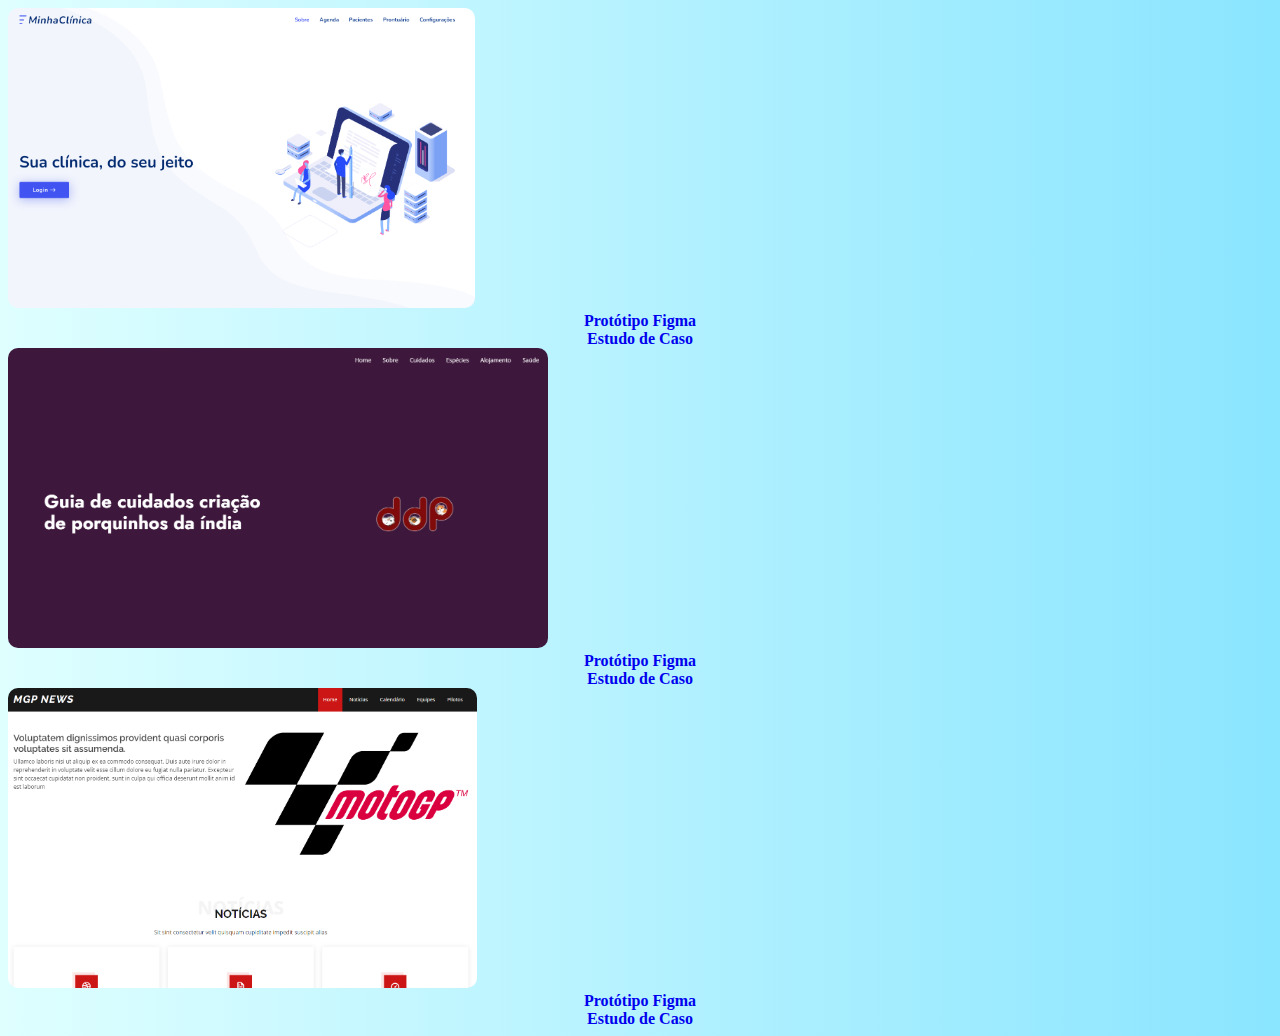
<file: index.html>
<!DOCTYPE html>
<html lang="en">

  <head>
    <meta charset="UTF-8">
    <meta http-equiv="X-UA-Compatible" content="IE=edge">
    <meta name="viewport" content="width=device-width, initial-scale=1.0">
    <title>Document</title>
    <link href="https://cdn.jsdelivr.net/npm/bootstrap@5.1.3/dist/css/bootstrap.min.css" rel="stylesheet" integrity="sha384-1BmE4kWBq78iYhFldvKuhfTAU6auU8tT94WrHftjDbrCEXSU1oBoqyl2QvZ6jIW3" crossorigin="anonymous">
    <style>
      body {
        background: linear-gradient(90deg, rgba(223, 255, 255, 1) 0%, rgba(138, 229, 255, 1) 100%);
        background-size: 100vw;
      }

      a {
        font-weight: bold;
        text-decoration: none;
      }

      .rounded {
        border-radius: 10px !important;
      }
    </style>
  </head>

  <body>
    <div class="row">
      <div class="container px-5">
        <div class="d-flex align-items-center justify-content-between px-5 w-100">
          <!-- 1 -->
          <div class="mt-5">
            <div><a href="minhaclinica/index.html" target="_blank"><img class="border border-dark rounded" src="img/thumbMinhaClinica.png" height="300" /></a></div>
            <div class="mt-2">
              <center>
                <div><a href="https://www.figma.com/file/5HVFJuO2P12DoKAis08thg/ClinicaX-Telas?node-id=0%3A1&t=Bt0rZ95v5umDD9FC-1" target="_blank">Protótipo Figma</a></div>
                <div><a href="https://docs.google.com/presentation/d/1dfo5WGmrA_S0MJTzzw4gT3C6cjPc2LNZ/edit?usp=sharing&ouid=104301629283231994968&rtpof=true&sd=true" target="_blank">Estudo de Caso</a></div>
              </center>
            </div>
          </div>

          <!-- 2 -->
          <div class="mt-5">
            <div><a href="ddp/index.html" target="_blank"><img class="border border-dark rounded" src="img/thumbDDP.png" height="300" /></a></div>
            <div class="mt-2">
              <center>
                <div><a href="#" target="_blank">Protótipo Figma</a></div>
                <div><a href="https://docs.google.com/presentation/d/1dfo5WGmrA_S0MJTzzw4gT3C6cjPc2LNZ/edit?usp=sharing&ouid=104301629283231994968&rtpof=true&sd=true" target="_blank">Estudo de Caso</a></div>
              </center>
            </div>
          </div>

          <!-- 3 -->
          <div class="mt-5">
            <div><a href="motogpnews/index.html" target="_blank"><img class="border border-dark rounded" src="img/thumbMGP.png" height="300" /></a></div>
            <div class="mt-2">
              <center>
                <div><a href="#" target="_blank">Protótipo Figma</a></div>
                <div><a href="https://docs.google.com/presentation/d/1dfo5WGmrA_S0MJTzzw4gT3C6cjPc2LNZ/edit?usp=sharing&ouid=104301629283231994968&rtpof=true&sd=true" target="_blank">Estudo de Caso</a></div>
              </center>
            </div>
          </div>
        </div>
      </div>
    </div>

    <script src="https://cdn.jsdelivr.net/npm/bootstrap@5.1.3/dist/js/bootstrap.bundle.min.js" integrity="sha384-ka7Sk0Gln4gmtz2MlQnikT1wXgYsOg+OMhuP+IlRH9sENBO0LRn5q+8nbTov4+1p" crossorigin="anonymous"></script>
  </body>

</html>
</file>
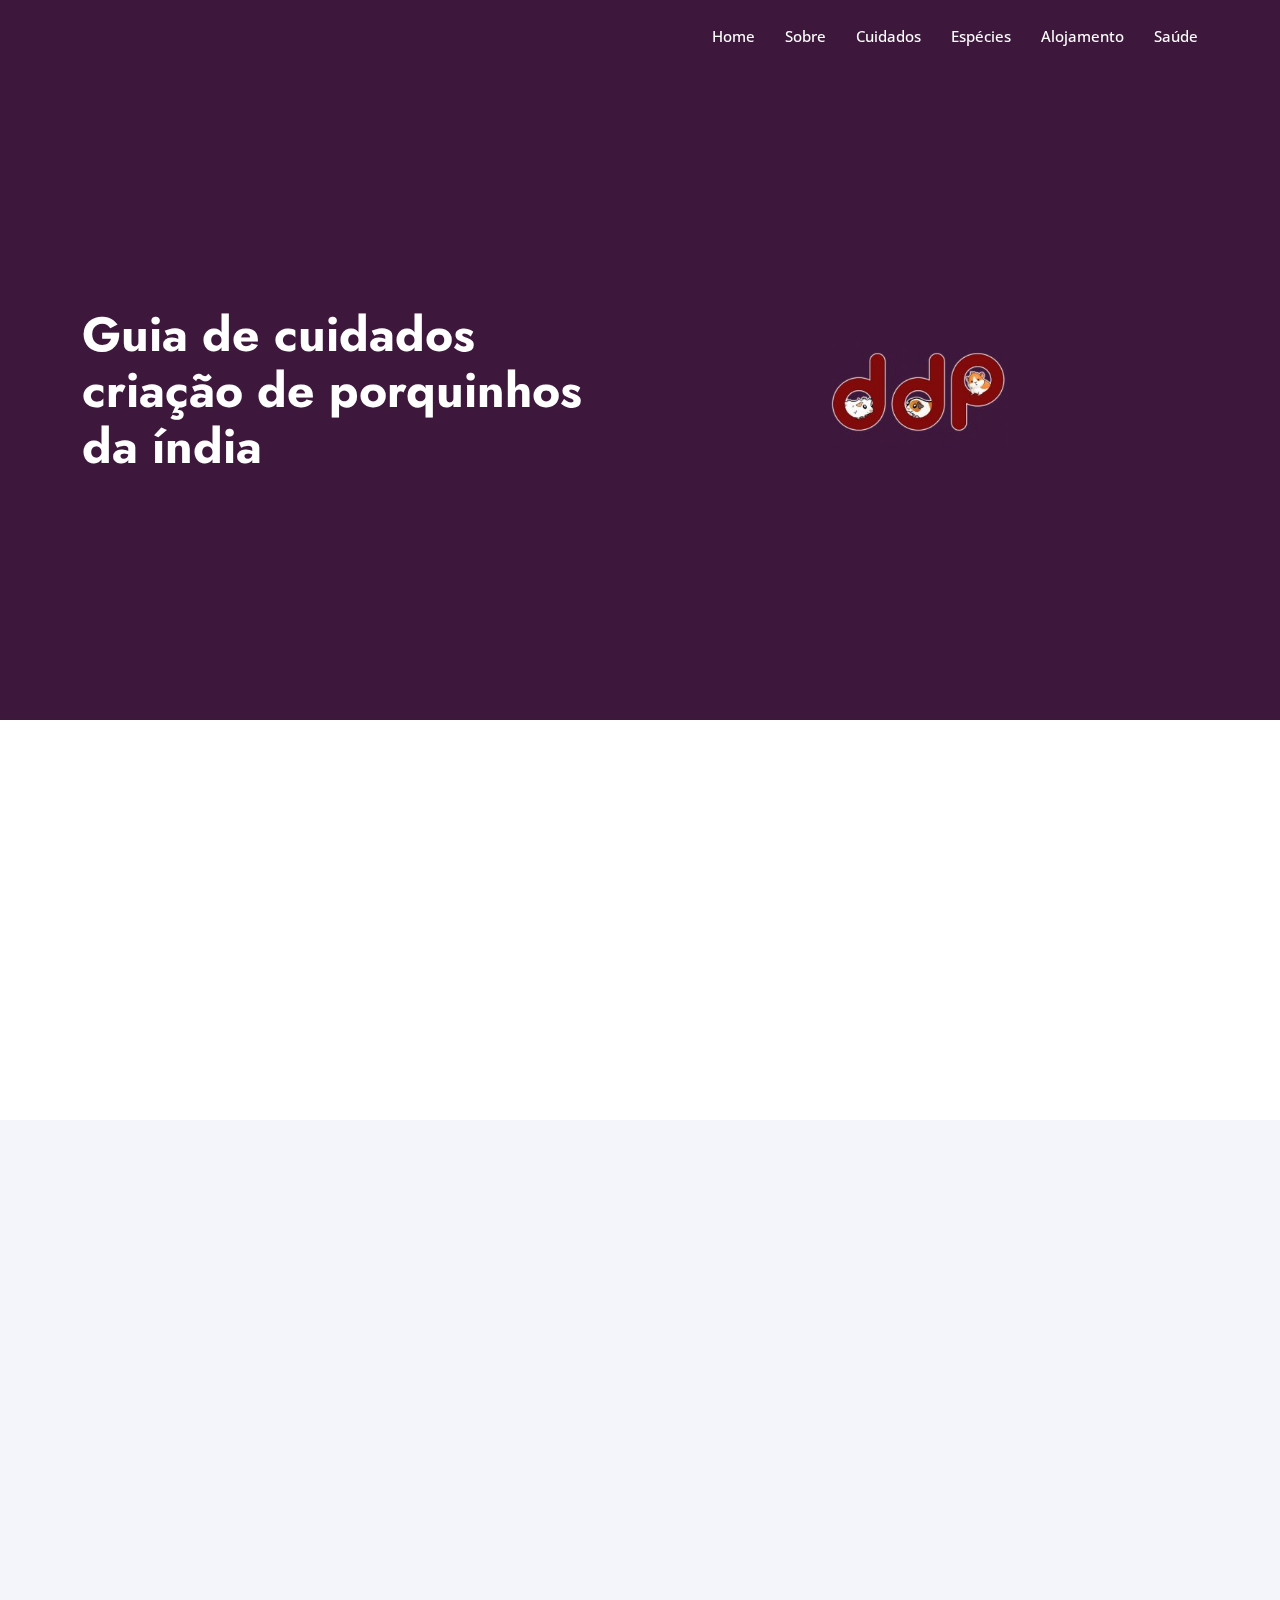
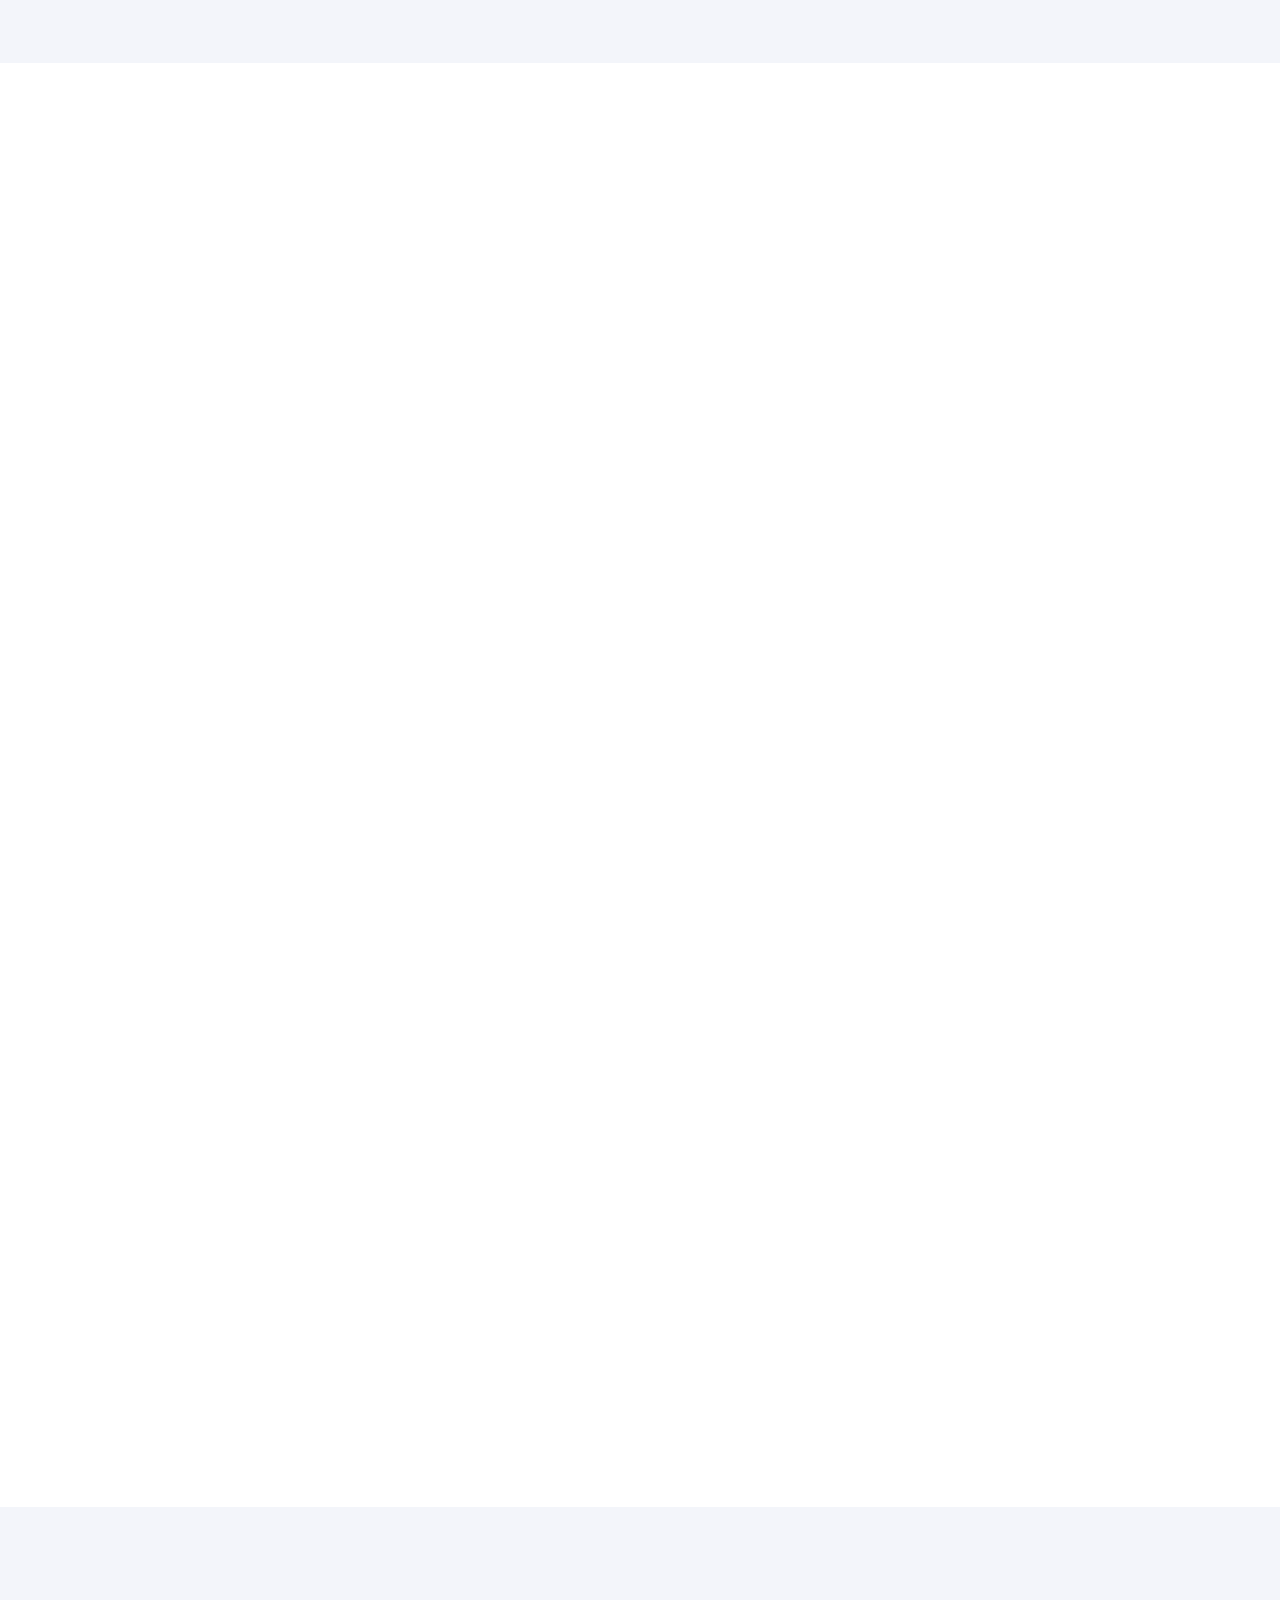
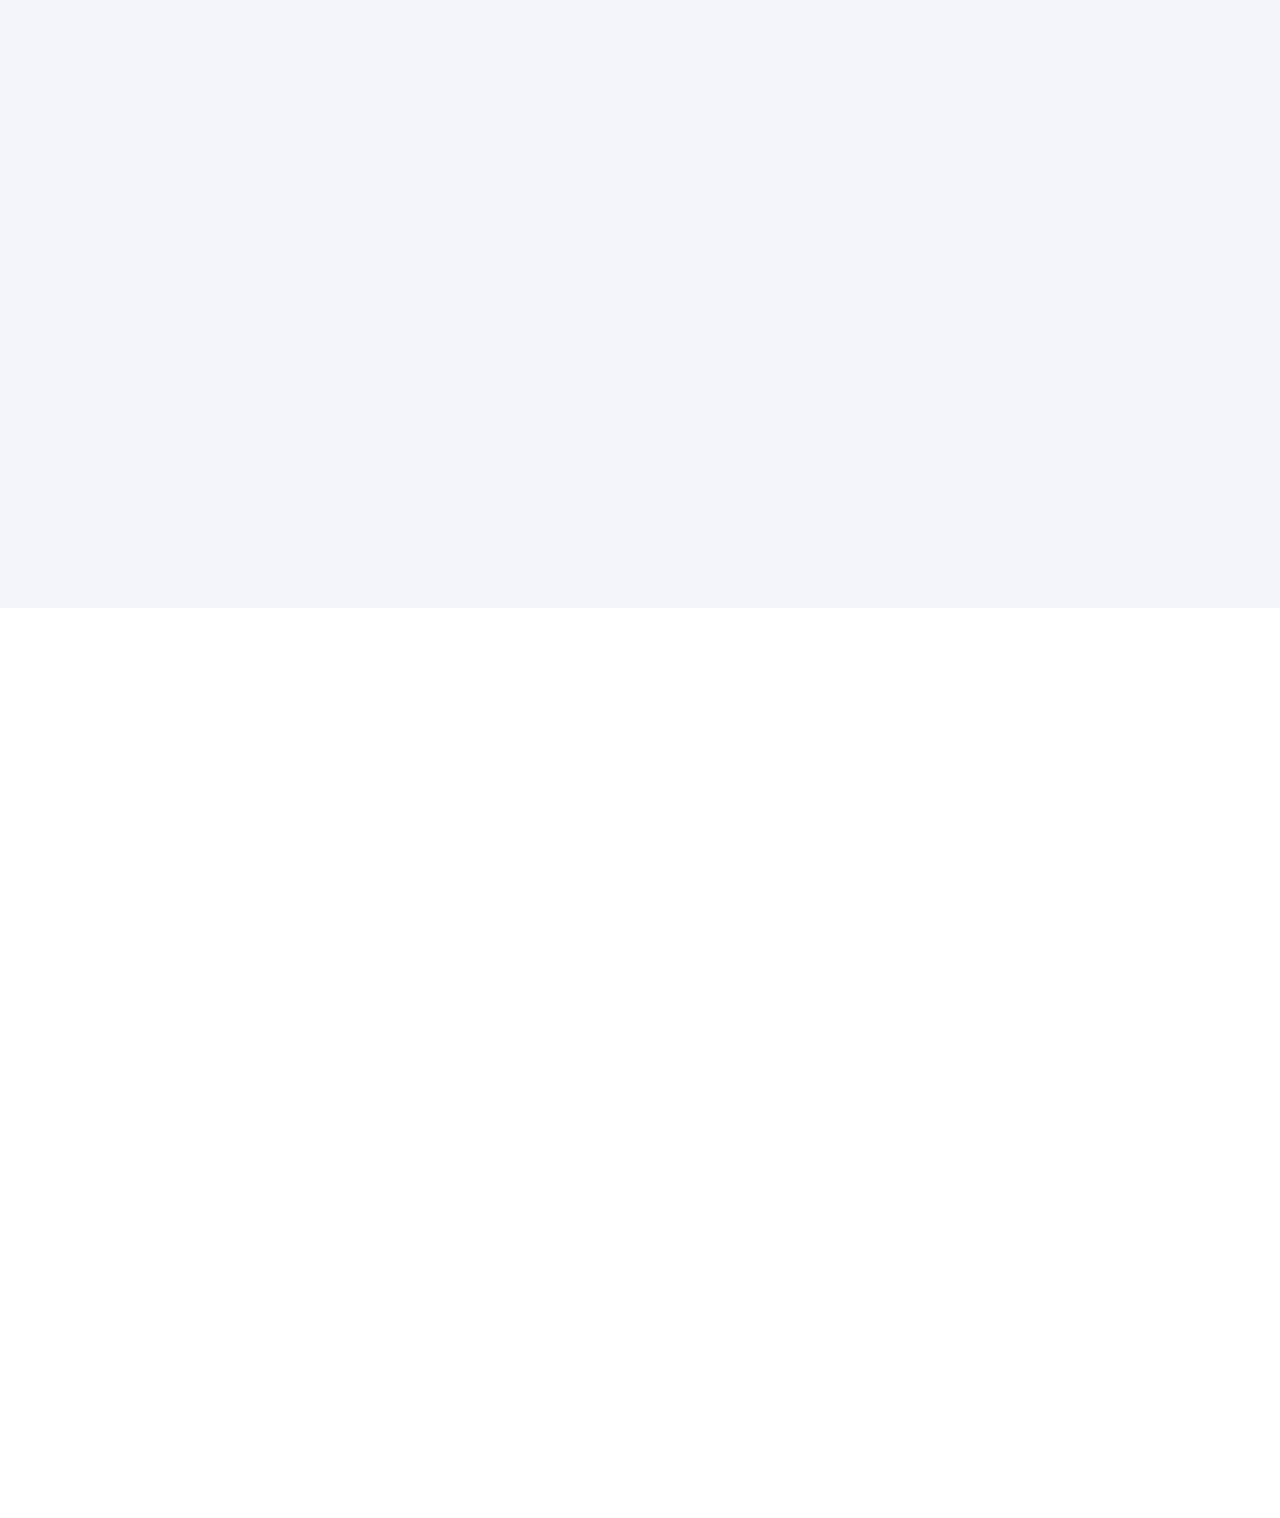
<file: ddp/index.html>
<!DOCTYPE html>
<html lang="en">

  <head>
    <meta charset="utf-8">
    <meta content="width=device-width, initial-scale=1.0" name="viewport">

    <title>DDP</title>
    <meta content="" name="description">
    <meta content="" name="keywords">

    <!-- Favicons -->
    <link href="assets/img/favicon.png" rel="icon">
    <link href="assets/img/apple-touch-icon.png" rel="apple-touch-icon">

    <!-- Google Fonts -->
    <link href="https://fonts.googleapis.com/css?family=Open+Sans:300,300i,400,400i,600,600i,700,700i|Jost:300,300i,400,400i,500,500i,600,600i,700,700i|Poppins:300,300i,400,400i,500,500i,600,600i,700,700i" rel="stylesheet">

    <!-- Vendor CSS Files -->
    <link href="assets/vendor/aos/aos.css" rel="stylesheet">
    <link href="assets/vendor/bootstrap/css/bootstrap.min.css" rel="stylesheet">
    <link href="assets/vendor/bootstrap-icons/bootstrap-icons.css" rel="stylesheet">
    <link href="assets/vendor/boxicons/css/boxicons.min.css" rel="stylesheet">
    <link href="assets/vendor/glightbox/css/glightbox.min.css" rel="stylesheet">
    <link href="assets/vendor/remixicon/remixicon.css" rel="stylesheet">
    <link href="assets/vendor/swiper/swiper-bundle.min.css" rel="stylesheet">

    <!-- Template Main CSS File -->
    <link href="assets/css/style.css" rel="stylesheet">

    <!-- =======================================================
  * Template Name: Arsha - v4.9.1
  * Template URL: https://bootstrapmade.com/arsha-free-bootstrap-html-template-corporate/
  * Author: BootstrapMade.com
  * License: https://bootstrapmade.com/license/
  ======================================================== -->
  </head>

  <body>
    <!-- ======= Header ======= -->
    <header id="header" class="fixed-top ">
      <div class="container d-flex align-items-center">
        <h1 class="logo me-auto"></h1>

        <nav id="navbar" class="navbar">
          <ul>
            <li><a class="nav-link scrollto active" href="#hero">Home</a></li>
            <li><a class="nav-link scrollto" href="#sobre">Sobre</a></li>
            <li><a class="nav-link scrollto" href="#cuidados">Cuidados</a></li>
            <li><a class="nav-link scrollto" href="#especies">Espécies</a></li>
            <li><a class="nav-link scrollto" href="#alojamento">Alojamento</a></li>
            <li><a class="nav-link scrollto" href="#saude">Saúde</a></li>
          </ul>
        </nav>
      </div>
    </header>

    <!-- ======= Hero Section ======= -->
    <section id="hero" class="d-flex align-items-center">
      <div class="container">
        <div class="row">
          <div class="col-lg-6 d-flex flex-column justify-content-center pt-4 pt-lg-0 order-2 order-lg-1" data-aos="fade-up" data-aos-delay="200">
            <h1>Guia de cuidados criação de porquinhos da índia</h1>
          </div>
          <div class="col-lg-6 order-1 order-lg-2 hero-img" data-aos="zoom-in" data-aos-delay="200">
            <img src="assets/img/L3ddp.png" class="img-fluid animated" alt="">
          </div>
        </div>
      </div>
    </section>

    <main id="main">
      <section id="sobre" class="about">
        <div class="container" data-aos="fade-up">

          <div class="section-title">
            <h2>Sobre</h2>
          </div>

          <div class="row content">
            <div class="col-lg-6">
              <p>
                Lorem ipsum dolor sit amet, consectetur adipiscing elit, sed do eiusmod tempor incididunt ut labore et dolore
                magna aliqua.
              </p>
              <ul>
                <li><i class="ri-check-double-line"></i> Ullamco laboris nisi ut aliquip ex ea commodo consequat</li>
                <li><i class="ri-check-double-line"></i> Duis aute irure dolor in reprehenderit in voluptate velit</li>
                <li><i class="ri-check-double-line"></i> Ullamco laboris nisi ut aliquip ex ea commodo consequat</li>
              </ul>
            </div>
            <div class="col-lg-6 pt-4 pt-lg-0">
              <p>
                Ullamco laboris nisi ut aliquip ex ea commodo consequat. Duis aute irure dolor in reprehenderit in voluptate
                velit esse cillum dolore eu fugiat nulla pariatur. Excepteur sint occaecat cupidatat non proident, sunt in
                culpa qui officia deserunt mollit anim id est laborum.
              </p>
              <a href="#" class="btn-learn-more">Learn More</a>
            </div>
          </div>

        </div>
      </section>

      <section id="cuidados" class="services section-bg">
        <div class="container" data-aos="fade-up">

          <div class="section-title">
            <h2>Cuidados</h2>
            <p>Magnam dolores commodi suscipit. Necessitatibus eius consequatur ex aliquid fuga eum quidem. Sit sint consectetur velit. Quisquam quos quisquam cupiditate. Et nemo qui impedit suscipit alias ea. Quia fugiat sit in iste officiis commodi quidem hic quas.</p>
          </div>

          <div class="row">
            <div class="col-xl-3 col-md-6 d-flex align-items-stretch" data-aos="zoom-in" data-aos-delay="100">
              <div class="icon-box">
                <div class="icon"><i class="bx bxl-dribbble"></i></div>
                <h4><a href="">Lorem Ipsum</a></h4>
                <p>Voluptatum deleniti atque corrupti quos dolores et quas molestias excepturi</p>
              </div>
            </div>

            <div class="col-xl-3 col-md-6 d-flex align-items-stretch mt-4 mt-md-0" data-aos="zoom-in" data-aos-delay="200">
              <div class="icon-box">
                <div class="icon"><i class="bx bx-file"></i></div>
                <h4><a href="">Sed ut perspici</a></h4>
                <p>Duis aute irure dolor in reprehenderit in voluptate velit esse cillum dolore</p>
              </div>
            </div>

            <div class="col-xl-3 col-md-6 d-flex align-items-stretch mt-4 mt-xl-0" data-aos="zoom-in" data-aos-delay="300">
              <div class="icon-box">
                <div class="icon"><i class="bx bx-tachometer"></i></div>
                <h4><a href="">Magni Dolores</a></h4>
                <p>Excepteur sint occaecat cupidatat non proident, sunt in culpa qui officia</p>
              </div>
            </div>

            <div class="col-xl-3 col-md-6 d-flex align-items-stretch mt-4 mt-xl-0" data-aos="zoom-in" data-aos-delay="400">
              <div class="icon-box">
                <div class="icon"><i class="bx bx-layer"></i></div>
                <h4><a href="">Nemo Enim</a></h4>
                <p>At vero eos et accusamus et iusto odio dignissimos ducimus qui blanditiis</p>
              </div>
            </div>

          </div>

        </div>
      </section>

      <section id="especies" class="portfolio">
        <div class="container" data-aos="fade-up">
          <div class="section-title">
            <h2>Espécies</h2>
            <p>Magnam dolores commodi suscipit. Necessitatibus eius consequatur ex aliquid fuga eum quidem. Sit sint consectetur velit. Quisquam quos quisquam cupiditate. Et nemo qui impedit suscipit alias ea. Quia fugiat sit in iste officiis commodi quidem hic quas.</p>
          </div>

          <ul id="portfolio-flters" class="d-flex justify-content-center" data-aos="fade-up" data-aos-delay="100">
            <li data-filter="*" class="filter-active">All</li>
            <li data-filter=".filter-app">App</li>
            <li data-filter=".filter-card">Card</li>
            <li data-filter=".filter-web">Web</li>
          </ul>

          <div class="row portfolio-container" data-aos="fade-up" data-aos-delay="200">

            <div class="col-lg-4 col-md-6 portfolio-item filter-app">
              <div class="portfolio-img"><img src="assets/img/portfolio/portfolio-1.jpg" class="img-fluid" alt=""></div>
              <div class="portfolio-info">
                <h4>App 1</h4>
                <p>App</p>
                <a href="assets/img/portfolio/portfolio-1.jpg" data-gallery="portfolioGallery" class="portfolio-lightbox preview-link" title="App 1"><i class="bx bx-plus"></i></a>
                <a href="portfolio-details.html" class="details-link" title="More Details"><i class="bx bx-link"></i></a>
              </div>
            </div>

            <div class="col-lg-4 col-md-6 portfolio-item filter-web">
              <div class="portfolio-img"><img src="assets/img/portfolio/portfolio-2.jpg" class="img-fluid" alt=""></div>
              <div class="portfolio-info">
                <h4>Web 3</h4>
                <p>Web</p>
                <a href="assets/img/portfolio/portfolio-2.jpg" data-gallery="portfolioGallery" class="portfolio-lightbox preview-link" title="Web 3"><i class="bx bx-plus"></i></a>
                <a href="portfolio-details.html" class="details-link" title="More Details"><i class="bx bx-link"></i></a>
              </div>
            </div>

            <div class="col-lg-4 col-md-6 portfolio-item filter-app">
              <div class="portfolio-img"><img src="assets/img/portfolio/portfolio-3.jpg" class="img-fluid" alt=""></div>
              <div class="portfolio-info">
                <h4>App 2</h4>
                <p>App</p>
                <a href="assets/img/portfolio/portfolio-3.jpg" data-gallery="portfolioGallery" class="portfolio-lightbox preview-link" title="App 2"><i class="bx bx-plus"></i></a>
                <a href="portfolio-details.html" class="details-link" title="More Details"><i class="bx bx-link"></i></a>
              </div>
            </div>

            <div class="col-lg-4 col-md-6 portfolio-item filter-card">
              <div class="portfolio-img"><img src="assets/img/portfolio/portfolio-4.jpg" class="img-fluid" alt=""></div>
              <div class="portfolio-info">
                <h4>Card 2</h4>
                <p>Card</p>
                <a href="assets/img/portfolio/portfolio-4.jpg" data-gallery="portfolioGallery" class="portfolio-lightbox preview-link" title="Card 2"><i class="bx bx-plus"></i></a>
                <a href="portfolio-details.html" class="details-link" title="More Details"><i class="bx bx-link"></i></a>
              </div>
            </div>

            <div class="col-lg-4 col-md-6 portfolio-item filter-web">
              <div class="portfolio-img"><img src="assets/img/portfolio/portfolio-5.jpg" class="img-fluid" alt=""></div>
              <div class="portfolio-info">
                <h4>Web 2</h4>
                <p>Web</p>
                <a href="assets/img/portfolio/portfolio-5.jpg" data-gallery="portfolioGallery" class="portfolio-lightbox preview-link" title="Web 2"><i class="bx bx-plus"></i></a>
                <a href="portfolio-details.html" class="details-link" title="More Details"><i class="bx bx-link"></i></a>
              </div>
            </div>

            <div class="col-lg-4 col-md-6 portfolio-item filter-app">
              <div class="portfolio-img"><img src="assets/img/portfolio/portfolio-6.jpg" class="img-fluid" alt=""></div>
              <div class="portfolio-info">
                <h4>App 3</h4>
                <p>App</p>
                <a href="assets/img/portfolio/portfolio-6.jpg" data-gallery="portfolioGallery" class="portfolio-lightbox preview-link" title="App 3"><i class="bx bx-plus"></i></a>
                <a href="portfolio-details.html" class="details-link" title="More Details"><i class="bx bx-link"></i></a>
              </div>
            </div>

            <div class="col-lg-4 col-md-6 portfolio-item filter-card">
              <div class="portfolio-img"><img src="assets/img/portfolio/portfolio-7.jpg" class="img-fluid" alt=""></div>
              <div class="portfolio-info">
                <h4>Card 1</h4>
                <p>Card</p>
                <a href="assets/img/portfolio/portfolio-7.jpg" data-gallery="portfolioGallery" class="portfolio-lightbox preview-link" title="Card 1"><i class="bx bx-plus"></i></a>
                <a href="portfolio-details.html" class="details-link" title="More Details"><i class="bx bx-link"></i></a>
              </div>
            </div>

            <div class="col-lg-4 col-md-6 portfolio-item filter-card">
              <div class="portfolio-img"><img src="assets/img/portfolio/portfolio-8.jpg" class="img-fluid" alt=""></div>
              <div class="portfolio-info">
                <h4>Card 3</h4>
                <p>Card</p>
                <a href="assets/img/portfolio/portfolio-8.jpg" data-gallery="portfolioGallery" class="portfolio-lightbox preview-link" title="Card 3"><i class="bx bx-plus"></i></a>
                <a href="portfolio-details.html" class="details-link" title="More Details"><i class="bx bx-link"></i></a>
              </div>
            </div>

            <div class="col-lg-4 col-md-6 portfolio-item filter-web">
              <div class="portfolio-img"><img src="assets/img/portfolio/portfolio-9.jpg" class="img-fluid" alt=""></div>
              <div class="portfolio-info">
                <h4>Web 3</h4>
                <p>Web</p>
                <a href="assets/img/portfolio/portfolio-9.jpg" data-gallery="portfolioGallery" class="portfolio-lightbox preview-link" title="Web 3"><i class="bx bx-plus"></i></a>
                <a href="portfolio-details.html" class="details-link" title="More Details"><i class="bx bx-link"></i></a>
              </div>
            </div>

          </div>

        </div>
      </section>

      <section id="alojamento" class="team section-bg">
        <div class="container" data-aos="fade-up">

          <div class="section-title">
            <h2>Alojamento</h2>
            <p>Magnam dolores commodi suscipit. Necessitatibus eius consequatur ex aliquid fuga eum quidem. Sit sint consectetur velit. Quisquam quos quisquam cupiditate. Et nemo qui impedit suscipit alias ea. Quia fugiat sit in iste officiis commodi quidem hic quas.</p>
          </div>

          <div class="row">

            <div class="col-lg-6">
              <div class="member d-flex align-items-start" data-aos="zoom-in" data-aos-delay="100">
                <div class="pic"><img src="assets/img/team/team-1.jpg" class="img-fluid" alt=""></div>
                <div class="member-info">
                  <h4>Walter White</h4>
                  <span>Chief Executive Officer</span>
                  <p>Explicabo voluptatem mollitia et repellat qui dolorum quasi</p>
                </div>
              </div>
            </div>

            <div class="col-lg-6 mt-4 mt-lg-0">
              <div class="member d-flex align-items-start" data-aos="zoom-in" data-aos-delay="200">
                <div class="pic"><img src="assets/img/team/team-2.jpg" class="img-fluid" alt=""></div>
                <div class="member-info">
                  <h4>Sarah Jhonson</h4>
                  <span>Product Manager</span>
                  <p>Aut maiores voluptates amet et quis praesentium qui senda para</p>
                </div>
              </div>
            </div>

            <div class="col-lg-6 mt-4">
              <div class="member d-flex align-items-start" data-aos="zoom-in" data-aos-delay="300">
                <div class="pic"><img src="assets/img/team/team-3.jpg" class="img-fluid" alt=""></div>
                <div class="member-info">
                  <h4>William Anderson</h4>
                  <span>CTO</span>
                  <p>Quisquam facilis cum velit laborum corrupti fuga rerum quia</p>
                </div>
              </div>
            </div>

            <div class="col-lg-6 mt-4">
              <div class="member d-flex align-items-start" data-aos="zoom-in" data-aos-delay="400">
                <div class="pic"><img src="assets/img/team/team-4.jpg" class="img-fluid" alt=""></div>
                <div class="member-info">
                  <h4>Amanda Jepson</h4>
                  <span>Accountant</span>
                  <p>Dolorum tempora officiis odit laborum officiis et et accusamus</p>
                </div>
              </div>
            </div>

          </div>

        </div>
      </section>

      <section id="saude" class="pricing">
        <div class="container" data-aos="fade-up">

          <div class="section-title">
            <h2>Saúde</h2>
            <p>Magnam dolores commodi suscipit. Necessitatibus eius consequatur ex aliquid fuga eum quidem. Sit sint consectetur velit. Quisquam quos quisquam cupiditate. Et nemo qui impedit suscipit alias ea. Quia fugiat sit in iste officiis commodi quidem hic quas.</p>
          </div>

          <div class="row">

            <div class="col-lg-4" data-aos="fade-up" data-aos-delay="100">
              <div class="box">
                <h3>Free Plan</h3>
                <h4><sup>$</sup>0<span>per month</span></h4>
                <ul>
                  <li><i class="bx bx-check"></i> Quam adipiscing vitae proin</li>
                  <li><i class="bx bx-check"></i> Nec feugiat nisl pretium</li>
                  <li><i class="bx bx-check"></i> Nulla at volutpat diam uteera</li>
                  <li class="na"><i class="bx bx-x"></i> <span>Pharetra massa massa ultricies</span></li>
                  <li class="na"><i class="bx bx-x"></i> <span>Massa ultricies mi quis hendrerit</span></li>
                </ul>
                <a href="#" class="buy-btn">Get Started</a>
              </div>
            </div>

            <div class="col-lg-4 mt-4 mt-lg-0" data-aos="fade-up" data-aos-delay="200">
              <div class="box featured">
                <h3>Business Plan</h3>
                <h4><sup>$</sup>29<span>per month</span></h4>
                <ul>
                  <li><i class="bx bx-check"></i> Quam adipiscing vitae proin</li>
                  <li><i class="bx bx-check"></i> Nec feugiat nisl pretium</li>
                  <li><i class="bx bx-check"></i> Nulla at volutpat diam uteera</li>
                  <li><i class="bx bx-check"></i> Pharetra massa massa ultricies</li>
                  <li><i class="bx bx-check"></i> Massa ultricies mi quis hendrerit</li>
                </ul>
                <a href="#" class="buy-btn">Get Started</a>
              </div>
            </div>

            <div class="col-lg-4 mt-4 mt-lg-0" data-aos="fade-up" data-aos-delay="300">
              <div class="box">
                <h3>Developer Plan</h3>
                <h4><sup>$</sup>49<span>per month</span></h4>
                <ul>
                  <li><i class="bx bx-check"></i> Quam adipiscing vitae proin</li>
                  <li><i class="bx bx-check"></i> Nec feugiat nisl pretium</li>
                  <li><i class="bx bx-check"></i> Nulla at volutpat diam uteera</li>
                  <li><i class="bx bx-check"></i> Pharetra massa massa ultricies</li>
                  <li><i class="bx bx-check"></i> Massa ultricies mi quis hendrerit</li>
                </ul>
                <a href="#" class="buy-btn">Get Started</a>
              </div>
            </div>

          </div>

        </div>
      </section>
    </main>

    <div id="preloader"></div>
    <a href="#" class="back-to-top d-flex align-items-center justify-content-center"><i class="bi bi-arrow-up-short"></i></a>

    <!-- Vendor JS Files -->
    <script src="assets/vendor/aos/aos.js"></script>
    <script src="assets/vendor/bootstrap/js/bootstrap.bundle.min.js"></script>
    <script src="assets/vendor/glightbox/js/glightbox.min.js"></script>
    <script src="assets/vendor/isotope-layout/isotope.pkgd.min.js"></script>
    <script src="assets/vendor/swiper/swiper-bundle.min.js"></script>
    <script src="assets/vendor/waypoints/noframework.waypoints.js"></script>
    <script src="assets/vendor/php-email-form/validate.js"></script>

    <!-- Template Main JS File -->
    <script src="assets/js/main.js"></script>

  </body>

</html>
</file>
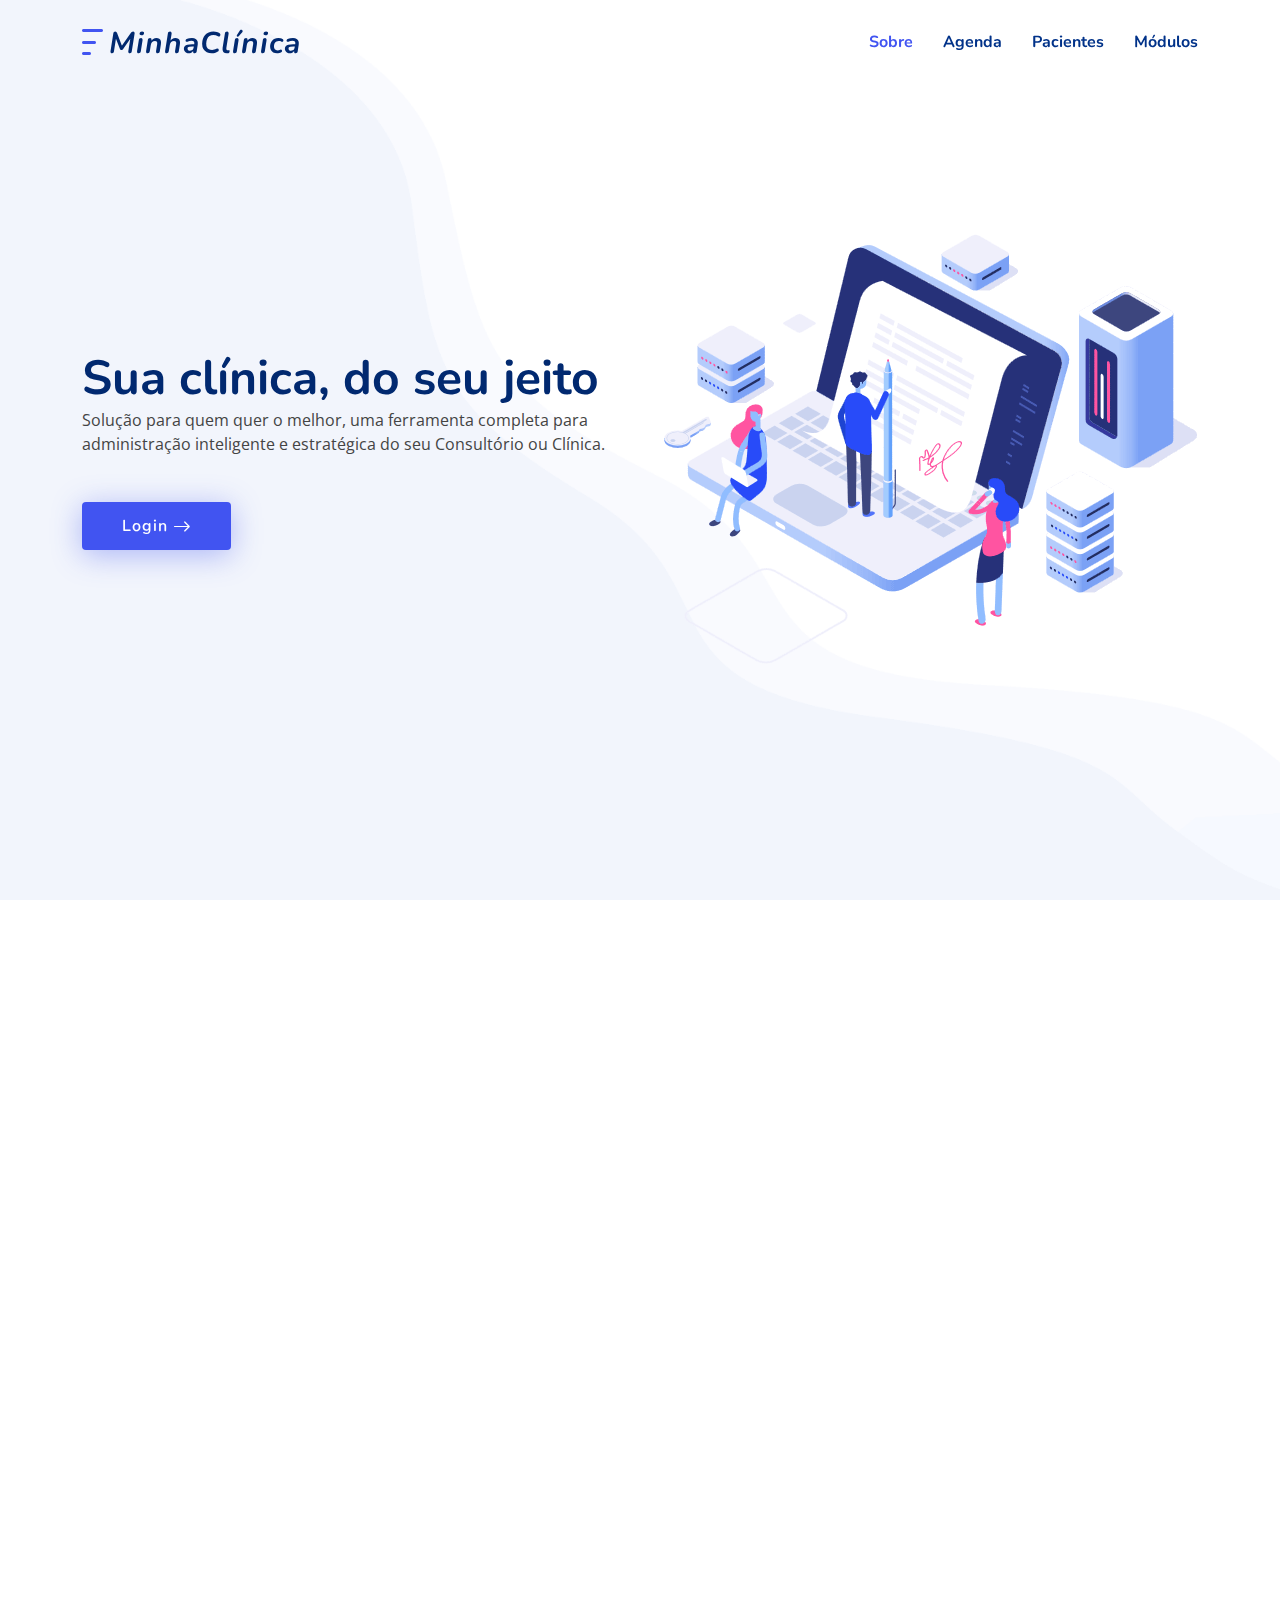
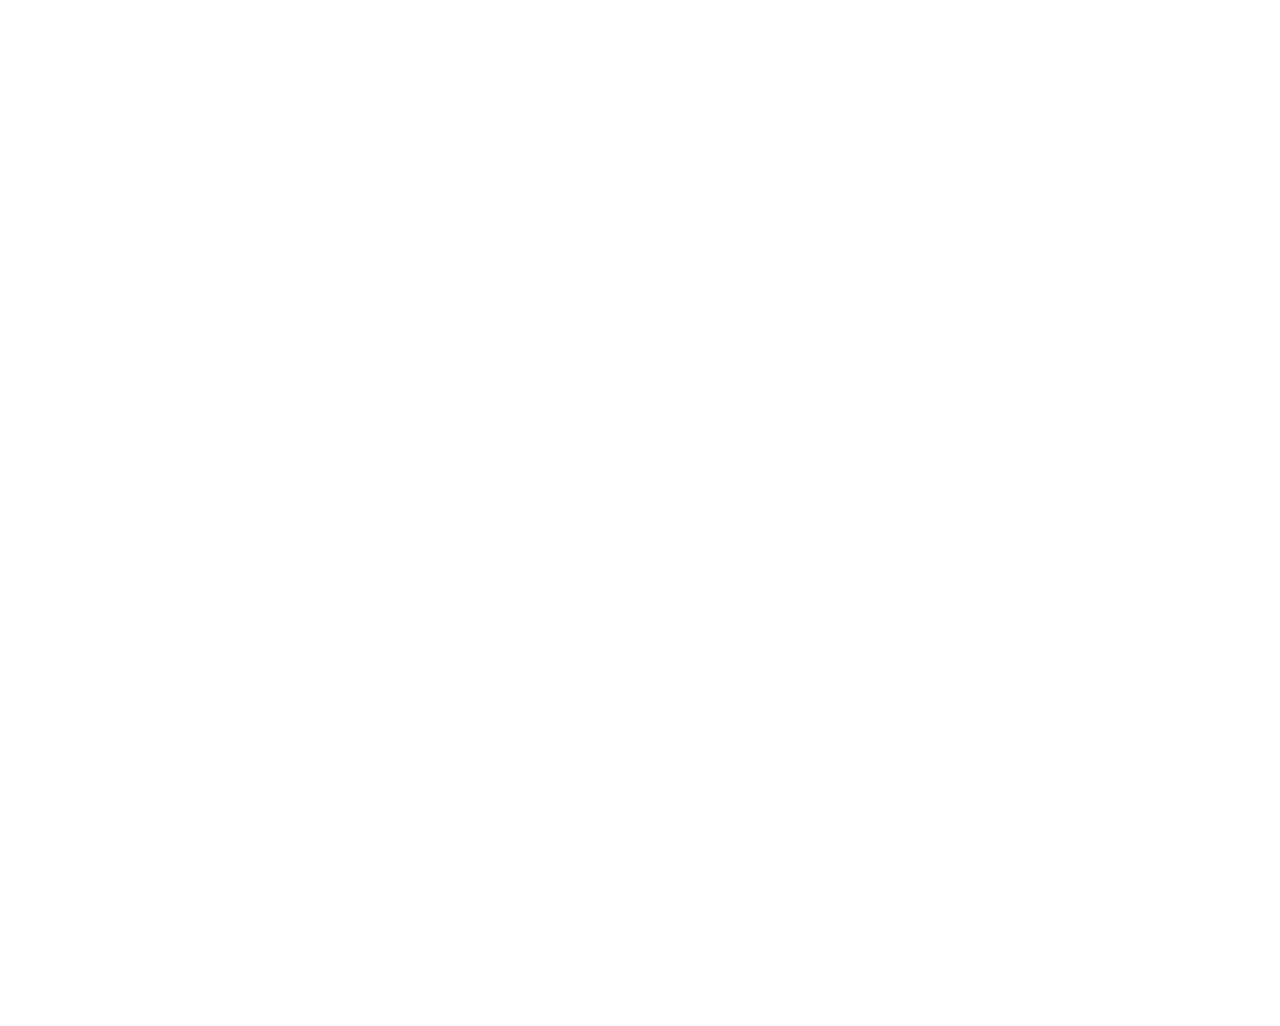
<file: minhaclinica/index.html>
<!DOCTYPE html>
<html lang="en">

  <head>
    <meta charset="utf-8">
    <meta content="width=device-width, initial-scale=1.0" name="viewport">

    <title>Minha Clínica</title>

    <!-- Favicons -->
    <link href="assets/img/favicon.png" rel="icon">
    <link href="assets/img/apple-touch-icon.png" rel="apple-touch-icon">

    <!-- Google Fonts -->
    <link href="https://fonts.googleapis.com/css?family=Open+Sans:300,300i,400,400i,600,600i,700,700i|Nunito:300,300i,400,400i,600,600i,700,700i|Poppins:300,300i,400,400i,500,500i,600,600i,700,700i" rel="stylesheet">

    <!-- Vendor CSS Files -->
    <link href="assets/vendor/aos/aos.css" rel="stylesheet">
    <link href="assets/vendor/bootstrap/css/bootstrap.min.css" rel="stylesheet">
    <link href="assets/vendor/bootstrap-icons/bootstrap-icons.css" rel="stylesheet">
    <link href="assets/vendor/glightbox/css/glightbox.min.css" rel="stylesheet">
    <link href="assets/vendor/remixicon/remixicon.css" rel="stylesheet">
    <link href="assets/vendor/swiper/swiper-bundle.min.css" rel="stylesheet">

    <!-- Template Main CSS File -->
    <link href="assets/css/style.css" rel="stylesheet">

    <!-- =======================================================
  * Template Name: FlexStart - v1.11.1
  * Template URL: https://bootstrapmade.com/flexstart-bootstrap-startup-template/
  * Author: BootstrapMade.com
  * License: https://bootstrapmade.com/license/
  ======================================================== -->
  </head>

  <body>
    <header id="header" class="header fixed-top">
      <div class="container-fluid container-xl d-flex align-items-center justify-content-between">

        <a href="index.html" class="logo d-flex align-items-center">
          <img src="assets/img/logo.png" alt="">
          <span><em>MinhaClínica</em></span>
        </a>

        <nav id="navbar" class="navbar">
          <ul>
            <li><a class="nav-link scrollto active" href="#sobre">Sobre</a></li>
            <li><a class="nav-link scrollto" href="#agenda">Agenda</a></li>
            <li><a class="nav-link scrollto" href="#pacientes">Pacientes</a></li>
            <li><a class="nav-link scrollto" href="#configuracoes">Módulos</a></li>
          </ul>
          <i class="bi bi-list mobile-nav-toggle"></i>
        </nav>

      </div>
    </header>

    <section id="sobre" class="hero d-flex align-items-center">

      <div class="container">
        <div class="row">
          <div class="col-lg-6 d-flex flex-column justify-content-center">
            <h1 data-aos="fade-up">Sua clínica, do seu jeito</h1>
            <p>Solução para quem quer o melhor, uma ferramenta completa para administração inteligente e estratégica do seu Consultório ou Clínica.</p>
            <div data-aos="fade-up" data-aos-delay="600">
              <div class="text-center text-lg-start">
                <a href="#" class="btn-get-started scrollto d-inline-flex align-items-center justify-content-center align-self-center">
                  <span>Login</span>
                  <i class="bi bi-arrow-right"></i>
                </a>
              </div>
            </div>
          </div>
          <div class="col-lg-6 hero-img" data-aos="zoom-out" data-aos-delay="200">
            <img src="assets/img/hero-img.png" class="img-fluid" alt="">
          </div>
        </div>
      </div>
    </section>

    <main id="main">
      <section id="agenda" class="about">
        <div class="container" data-aos="fade-up">
          <div class="row gx-0">
            <div class="col-lg-6 d-flex flex-column justify-content-center" data-aos="fade-up" data-aos-delay="200">
              <div class="content">
                <h2>Agenda</h2>
                <h3>Agenda feita para médicos! Tenha acesso a sua agenda e prontuário de pacientes totalmente online, de forma simples e segura.</h3>
                <div class="text-center text-lg-start">
                  <a href="#" class="btn-read-more d-inline-flex align-items-center justify-content-center align-self-center">
                    <span>Conheça</span>
                    <i class="bi bi-arrow-right"></i>
                  </a>
                </div>
              </div>
            </div>
            <div class="col-lg-6 d-flex align-items-center" data-aos="zoom-out" data-aos-delay="200">
              <img src="assets/img/img_01.png" class="img-fluid" alt="">
            </div>
          </div>
        </div>
      </section>

      <section id="pacientes" class="services">
        <div class="container" data-aos="fade-up">

          <div class="row gy-12">

            <div class="col-lg-12 col-md-12" data-aos="fade-up" data-aos-delay="500">
              <div class="service-box red">
                <i class="ri-discuss-line icon"></i>
                <h3>Pacientes</h3>
                <p>Sistema de prontuário eletrônico simples e rápido com preenchimento automatizando de cálculos, índices e medidas, não sendo 
                  necessário que o médico preencha todos os dados pessoais do seu paciente novamente.</p>
                <a href="#" class="read-more"><span>Conheça</span> <i class="bi bi-arrow-right"></i></a>
              </div>
            </div>

          </div>
        </div>
      </section>

      <section id="configuracoes" class="team">
        <div class="container" data-aos="fade-up">
          <header class="section-header">
            <h1>Sistema Modular</h1>
            <h3>Diversos módulos disponíveis para um completo gerenciamento.</h3>
          </header>

          <div class="row gy-4">

            <div class="col-lg-3 col-md-6 d-flex align-items-stretch" data-aos="fade-up" data-aos-delay="100">
              <div class="member">
                <div class="member-img">
                  <img src="assets/img/img_02.png" class="img-fluid" alt="">
                </div>
                <div class="member-info">
                  <h4>AGENDA</h4>
                  <p>Sistema completo de agenda com ficha de agendamentos, notificação via e-mail, SMS e integração com WhatsApp.</p>
                </div>
              </div>
            </div>

            <div class="col-lg-3 col-md-6 d-flex align-items-stretch" data-aos="fade-up" data-aos-delay="200">
              <div class="member">
                <div class="member-img">
                  <img src="assets/img/img_03.png" class="img-fluid" alt="">
                </div>
                <div class="member-info">
                  <h4>PRONTUÁRIO</h4>
                  <p>Módulo de prontuário eletrônico com diversos modelos de atendimento, suporte a anexo de imagens, assinatura digital, integração com receituário eletrônico, 
                    emissão de laudos e receitas via e-mail ou QR-Code.</p>
                </div>
              </div>
            </div>

            <div class="col-lg-3 col-md-6 d-flex align-items-stretch" data-aos="fade-up" data-aos-delay="300">
              <div class="member">
                <div class="member-img">
                  <img src="assets/img/img_04.png" class="img-fluid" alt="">
                </div>
                <div class="member-info">
                  <h4>RELATÓRIOS</h4>
                  <p>Sistema de relatório com gerador de relatório embutido onde você mesmo pode criar um relatório personalizado apenas com os dados de interesse, com suporte 
                  a importação e exportação dos modelos criados..</p>
                </div>
              </div>
            </div>

            <div class="col-lg-3 col-md-6 d-flex align-items-stretch" data-aos="fade-up" data-aos-delay="400">
              <div class="member">
                <div class="member-img">
                  <img src="assets/img/img_05.png" class="img-fluid" alt="">
                </div>
                <div class="member-info">
                  <h4>FATURAMENTO</h4>
                  <p>Sistema completo de faturamento com integração com operadoras, geração de guias, baixa de fatura, glosa e geração de relatórios.</p>
                </div>
              </div>
            </div>

          </div>

        </div>

      </section>
    </main>


    <a href="#" class="back-to-top d-flex align-items-center justify-content-center"><i class="bi bi-arrow-up-short"></i></a>

    <!-- Vendor JS Files -->
    <script src="assets/vendor/purecounter/purecounter_vanilla.js"></script>
    <script src="assets/vendor/aos/aos.js"></script>
    <script src="assets/vendor/bootstrap/js/bootstrap.bundle.min.js"></script>
    <script src="assets/vendor/glightbox/js/glightbox.min.js"></script>
    <script src="assets/vendor/isotope-layout/isotope.pkgd.min.js"></script>
    <script src="assets/vendor/swiper/swiper-bundle.min.js"></script>
    <script src="assets/vendor/php-email-form/validate.js"></script>

    <!-- Template Main JS File -->
    <script src="assets/js/main.js"></script>

  </body>

</html>
</file>
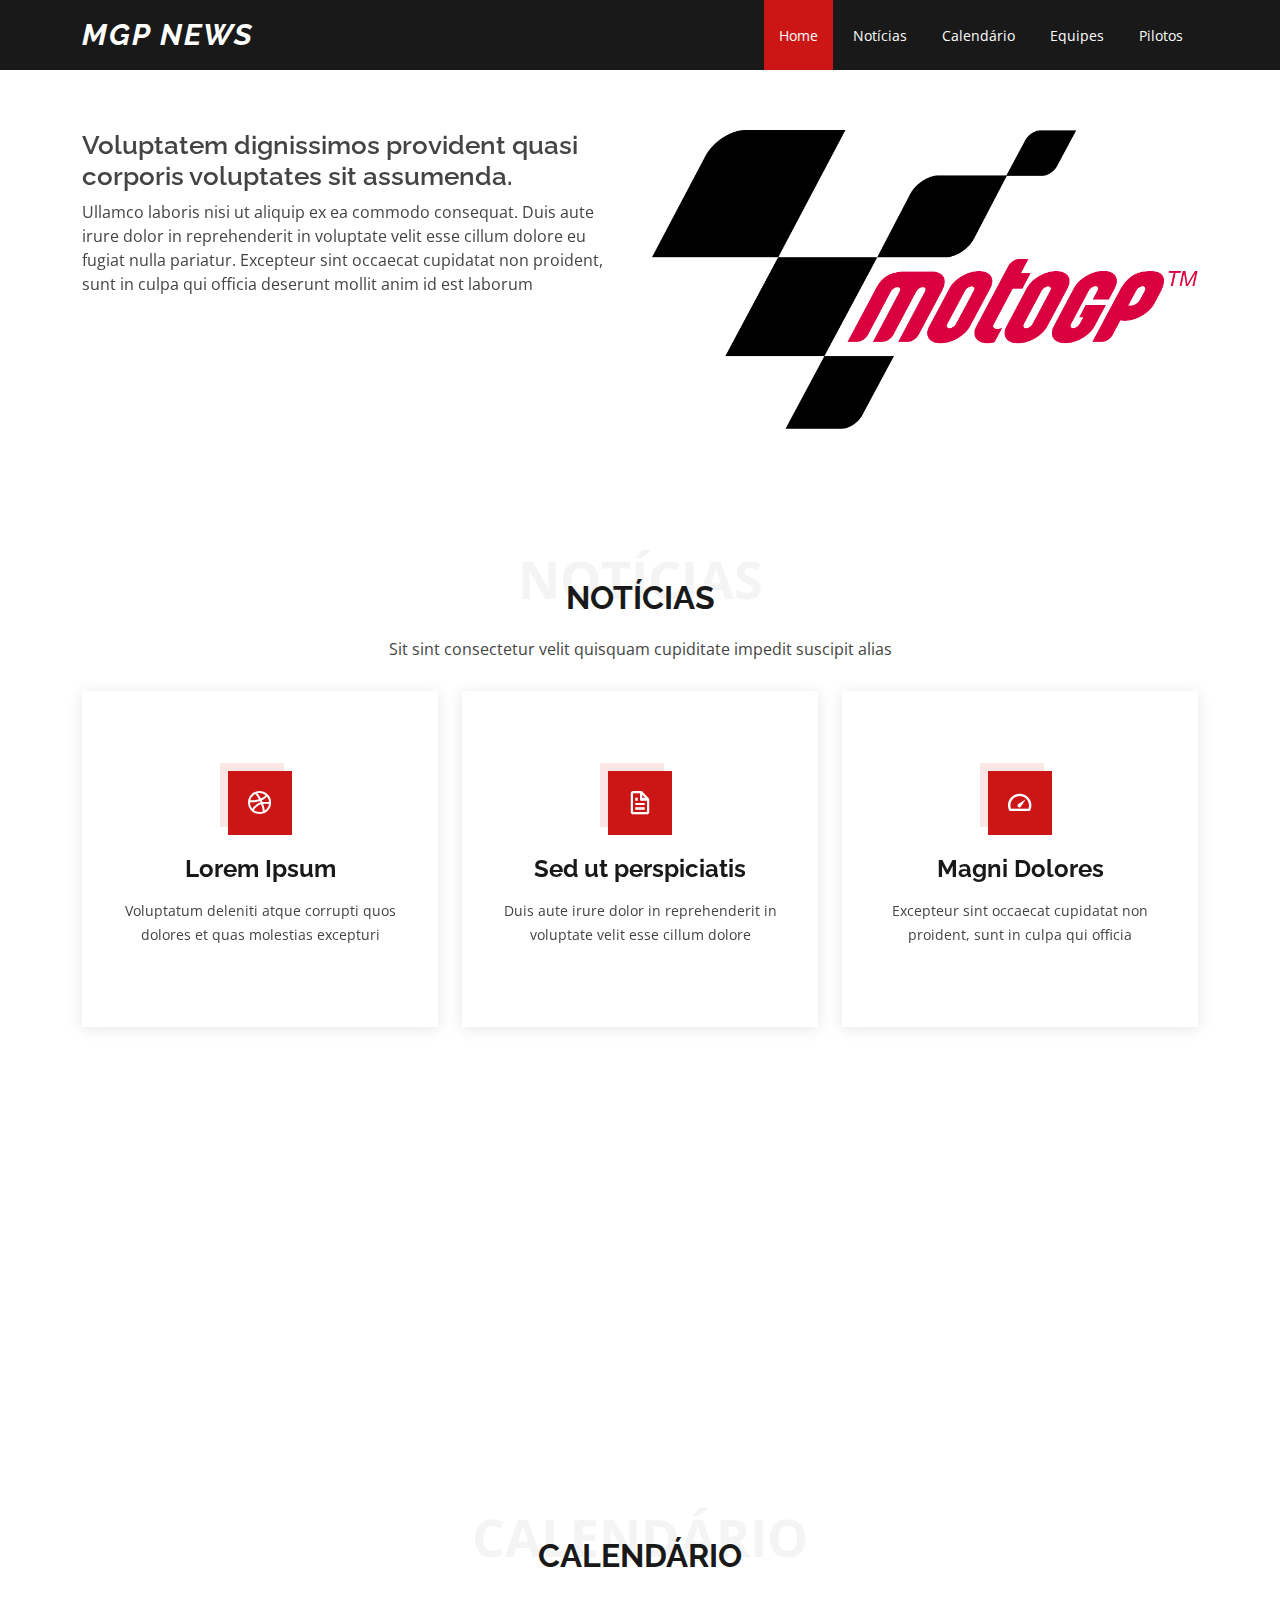
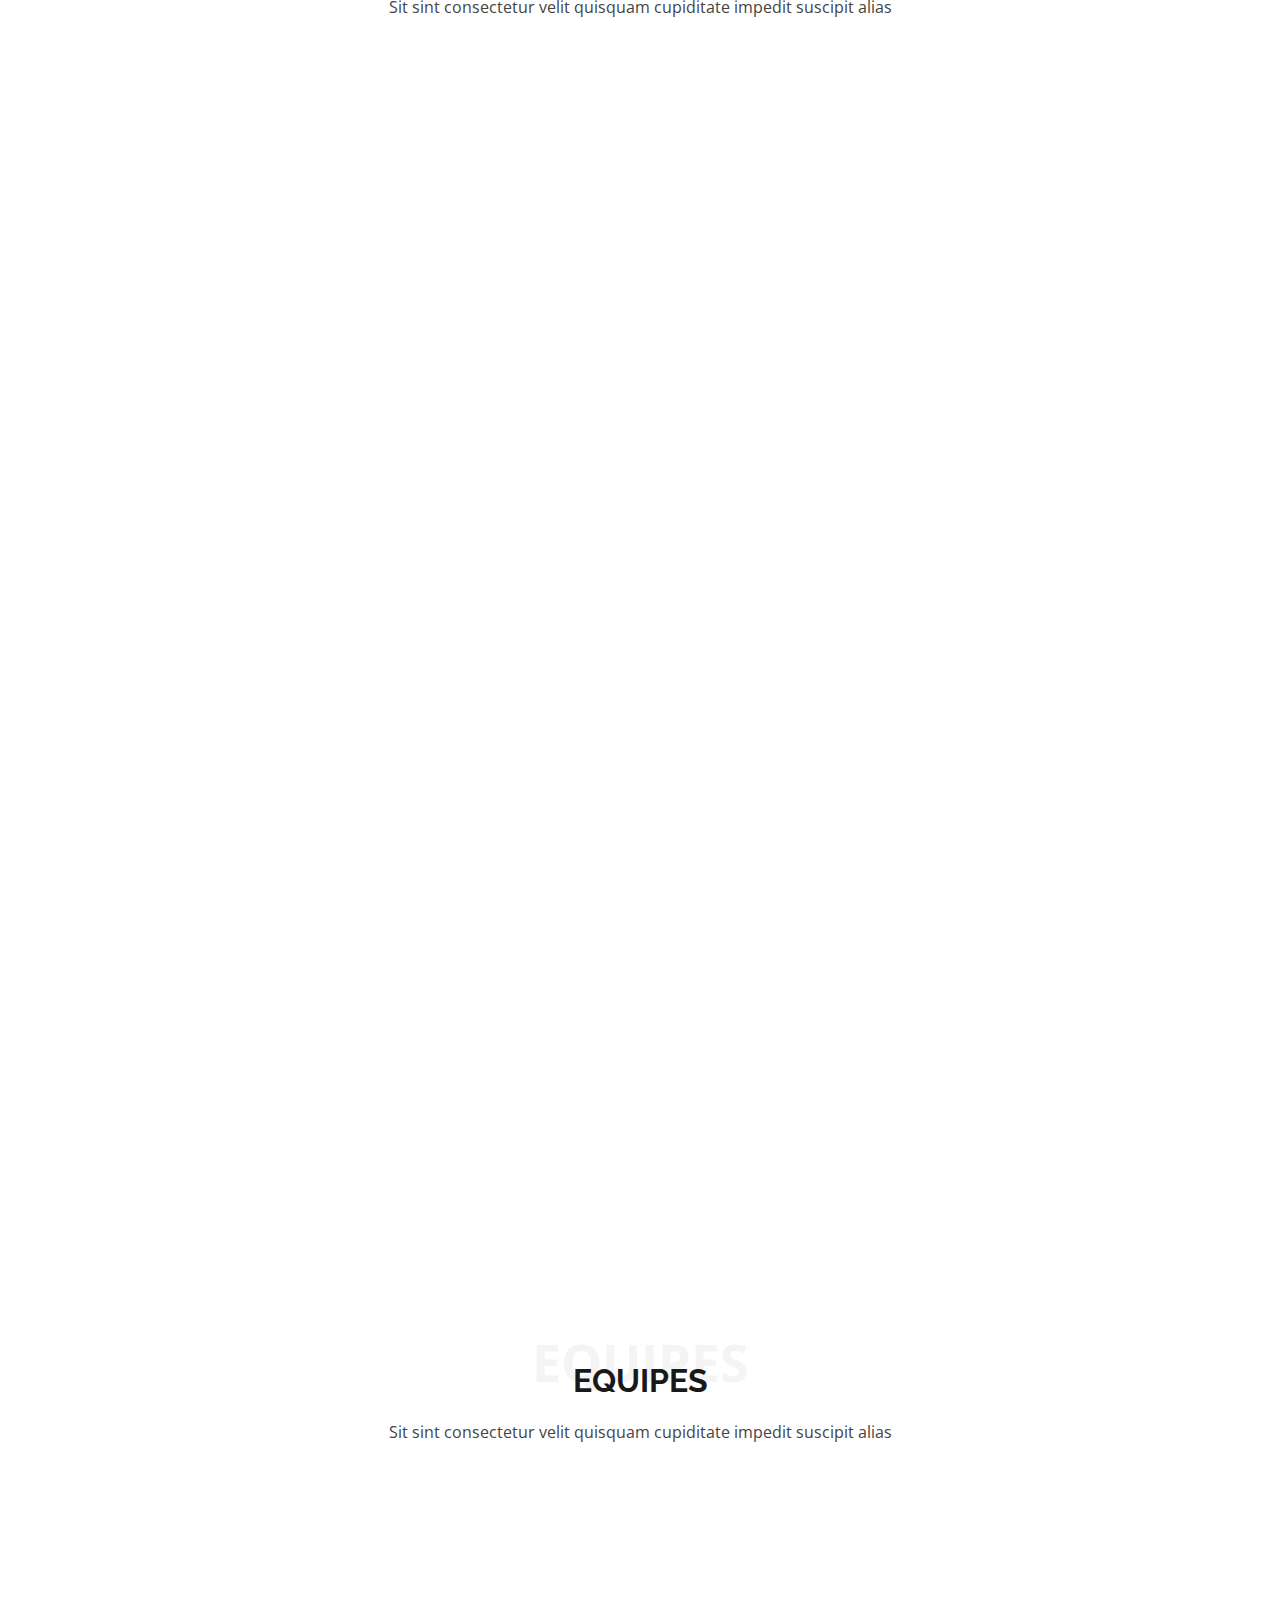
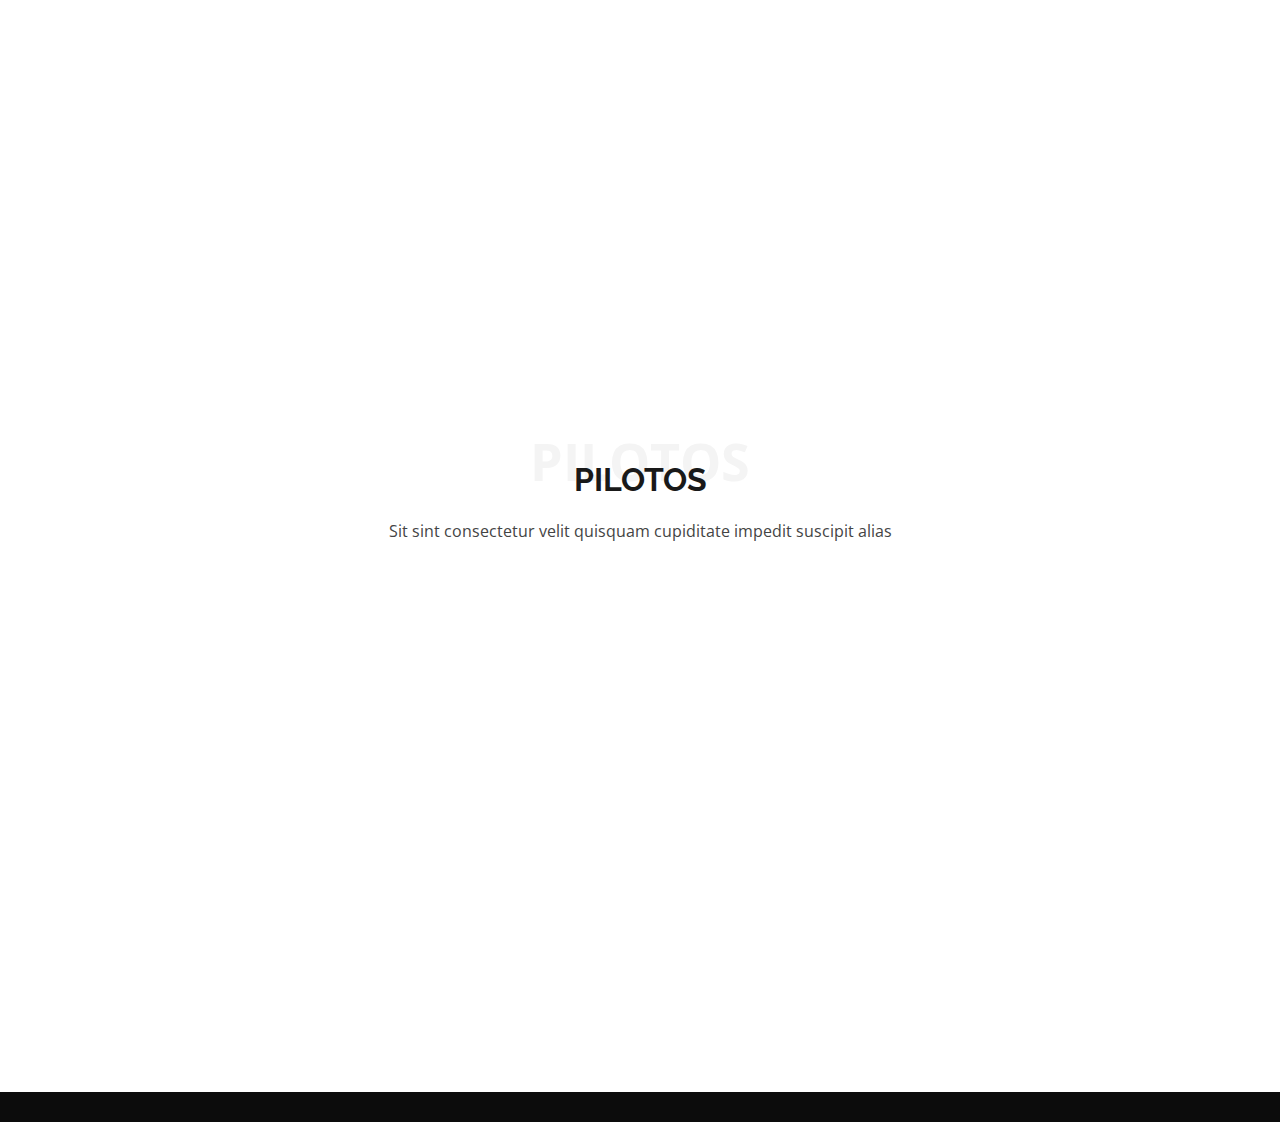
<file: motogpnews/index.html>
<!DOCTYPE html>
<html lang="en">

  <head>
    <meta charset="utf-8">
    <meta content="width=device-width, initial-scale=1.0" name="viewport">

    <title>MGP news</title>
    <meta content="" name="description">
    <meta content="" name="keywords">

    <!-- Favicons -->
    <!-- <link href="assets/img/favicon.png" rel="icon">
  <link href="assets/img/apple-touch-icon.png" rel="apple-touch-icon"> -->

    <!-- Google Fonts -->
    <link href="https://fonts.googleapis.com/css?family=Open+Sans:300,300i,400,400i,600,600i,700,700i|Raleway:300,300i,400,400i,500,500i,600,600i,700,700i|Poppins:300,300i,400,400i,500,500i,600,600i,700,700i" rel="stylesheet">

    <!-- Vendor CSS Files -->
    <link href="assets/vendor/aos/aos.css" rel="stylesheet">
    <link href="assets/vendor/bootstrap/css/bootstrap.min.css" rel="stylesheet">
    <link href="assets/vendor/bootstrap-icons/bootstrap-icons.css" rel="stylesheet">
    <link href="assets/vendor/boxicons/css/boxicons.min.css" rel="stylesheet">
    <link href="assets/vendor/glightbox/css/glightbox.min.css" rel="stylesheet">
    <link href="assets/vendor/swiper/swiper-bundle.min.css" rel="stylesheet">
    <link href="assets/css/style.css" rel="stylesheet">
  </head>

  <body>

    <!-- ======= Header ======= -->
    <header id="header" class="d-flex align-items-center">
      <div class="container d-flex align-items-center justify-content-between">
        <h1 class="logo"><em><a href="index.html">MGP News</a></em></h1>

        <nav id="navbar" class="navbar">
          <ul>
            <li><a class="nav-link scrollto active" href="#home">Home</a></li>
            <li><a class="nav-link scrollto" href="#noticias">Notícias</a></li>
            <li><a class="nav-link scrollto " href="#calendario">Calendário</a></li>
            <li><a class="nav-link scrollto" href="#equipes">Equipes</a></li>
            <li><a class="nav-link scrollto" href="#pilotos">Pilotos</a></li>
          </ul>
        </nav>

      </div>
    </header>

    <main id="main">
      <section id="home" class="about">
        <div class="container">
          <div class="row">
            <div class="col-lg-6 order-1 order-lg-2" data-aos="fade-left">
              <img src="assets/img/motogplogo.png" class="img-fluid" alt="">
            </div>
            <div class="col-lg-6 pt-4 pt-lg-0 order-2 order-lg-1 content" data-aos="fade-right">
              <h3>Voluptatem dignissimos provident quasi corporis voluptates sit assumenda.</h3>
              <p>
                Ullamco laboris nisi ut aliquip ex ea commodo consequat. Duis aute irure dolor in reprehenderit in voluptate
                velit esse cillum dolore eu fugiat nulla pariatur. Excepteur sint occaecat cupidatat non proident, sunt in
                culpa qui officia deserunt mollit anim id est laborum
              </p>
            </div>
          </div>

        </div>
      </section>

      <section id="noticias" class="services">
        <div class="container">

          <div class="section-title">
            <span>Notícias</span>
            <h2>Notícias</h2>
            <p>Sit sint consectetur velit quisquam cupiditate impedit suscipit alias</p>
          </div>

          <div class="row">
            <div class="col-lg-4 col-md-6 d-flex align-items-stretch" data-aos="fade-up">
              <div class="icon-box">
                <div class="icon"><i class="bx bxl-dribbble"></i></div>
                <h4><a href="">Lorem Ipsum</a></h4>
                <p>Voluptatum deleniti atque corrupti quos dolores et quas molestias excepturi</p>
              </div>
            </div>

            <div class="col-lg-4 col-md-6 d-flex align-items-stretch mt-4 mt-md-0" data-aos="fade-up" data-aos-delay="150">
              <div class="icon-box">
                <div class="icon"><i class="bx bx-file"></i></div>
                <h4><a href="">Sed ut perspiciatis</a></h4>
                <p>Duis aute irure dolor in reprehenderit in voluptate velit esse cillum dolore</p>
              </div>
            </div>

            <div class="col-lg-4 col-md-6 d-flex align-items-stretch mt-4 mt-lg-0" data-aos="fade-up" data-aos-delay="300">
              <div class="icon-box">
                <div class="icon"><i class="bx bx-tachometer"></i></div>
                <h4><a href="">Magni Dolores</a></h4>
                <p>Excepteur sint occaecat cupidatat non proident, sunt in culpa qui officia</p>
              </div>
            </div>

            <div class="col-lg-4 col-md-6 d-flex align-items-stretch mt-4" data-aos="fade-up" data-aos-delay="450">
              <div class="icon-box">
                <div class="icon"><i class="bx bx-world"></i></div>
                <h4><a href="">Nemo Enim</a></h4>
                <p>At vero eos et accusamus et iusto odio dignissimos ducimus qui blanditiis</p>
              </div>
            </div>

            <div class="col-lg-4 col-md-6 d-flex align-items-stretch mt-4" data-aos="fade-up" data-aos-delay="600">
              <div class="icon-box">
                <div class="icon"><i class="bx bx-slideshow"></i></div>
                <h4><a href="">Dele cardo</a></h4>
                <p>Quis consequatur saepe eligendi voluptatem consequatur dolor consequuntur</p>
              </div>
            </div>

            <div class="col-lg-4 col-md-6 d-flex align-items-stretch mt-4" data-aos="fade-up" data-aos-delay="750">
              <div class="icon-box">
                <div class="icon"><i class="bx bx-arch"></i></div>
                <h4><a href="">Divera don</a></h4>
                <p>Modi nostrum vel laborum. Porro fugit error sit minus sapiente sit aspernatur</p>
              </div>
            </div>

          </div>

        </div>
      </section>

      <section id="calendario" class="portfolio">
        <div class="container">

          <div class="section-title">
            <span>Calendário</span>
            <h2>Calendário</h2>
            <p>Sit sint consectetur velit quisquam cupiditate impedit suscipit alias</p>
          </div>

          <div class="row" data-aos="fade-up">
            <div class="col-lg-12 d-flex justify-content-center">
              <ul id="portfolio-flters">
                <li data-filter="*" class="filter-active">All</li>
                <li data-filter=".filter-app">App</li>
                <li data-filter=".filter-card">Card</li>
                <li data-filter=".filter-web">Web</li>
              </ul>
            </div>
          </div>

          <div class="row portfolio-container" data-aos="fade-up" data-aos-delay="150">

            <div class="col-lg-4 col-md-6 portfolio-item filter-app">
              <img src="assets/img/portfolio/portfolio-1.jpg" class="img-fluid" alt="">
              <div class="portfolio-info">
                <h4>App 1</h4>
                <p>App</p>
                <a href="assets/img/portfolio/portfolio-1.jpg" data-gallery="portfolioGallery" class="portfolio-lightbox preview-link" title="App 1"><i class="bx bx-plus"></i></a>
                <a href="portfolio-details.html" class="details-link" title="More Details"><i class="bx bx-link"></i></a>
              </div>
            </div>

            <div class="col-lg-4 col-md-6 portfolio-item filter-web">
              <img src="assets/img/portfolio/portfolio-2.jpg" class="img-fluid" alt="">
              <div class="portfolio-info">
                <h4>Web 3</h4>
                <p>Web</p>
                <a href="assets/img/portfolio/portfolio-2.jpg" data-gallery="portfolioGallery" class="portfolio-lightbox preview-link" title="Web 3"><i class="bx bx-plus"></i></a>
                <a href="portfolio-details.html" class="details-link" title="More Details"><i class="bx bx-link"></i></a>
              </div>
            </div>

            <div class="col-lg-4 col-md-6 portfolio-item filter-app">
              <img src="assets/img/portfolio/portfolio-3.jpg" class="img-fluid" alt="">
              <div class="portfolio-info">
                <h4>App 2</h4>
                <p>App</p>
                <a href="assets/img/portfolio/portfolio-3.jpg" data-gallery="portfolioGallery" class="portfolio-lightbox preview-link" title="App 2"><i class="bx bx-plus"></i></a>
                <a href="portfolio-details.html" class="details-link" title="More Details"><i class="bx bx-link"></i></a>
              </div>
            </div>

            <div class="col-lg-4 col-md-6 portfolio-item filter-card">
              <img src="assets/img/portfolio/portfolio-4.jpg" class="img-fluid" alt="">
              <div class="portfolio-info">
                <h4>Card 2</h4>
                <p>Card</p>
                <a href="assets/img/portfolio/portfolio-4.jpg" data-gallery="portfolioGallery" class="portfolio-lightbox preview-link" title="Card 2"><i class="bx bx-plus"></i></a>
                <a href="portfolio-details.html" class="details-link" title="More Details"><i class="bx bx-link"></i></a>
              </div>
            </div>

            <div class="col-lg-4 col-md-6 portfolio-item filter-web">
              <img src="assets/img/portfolio/portfolio-5.jpg" class="img-fluid" alt="">
              <div class="portfolio-info">
                <h4>Web 2</h4>
                <p>Web</p>
                <a href="assets/img/portfolio/portfolio-5.jpg" data-gallery="portfolioGallery" class="portfolio-lightbox preview-link" title="Web 2"><i class="bx bx-plus"></i></a>
                <a href="portfolio-details.html" class="details-link" title="More Details"><i class="bx bx-link"></i></a>
              </div>
            </div>

            <div class="col-lg-4 col-md-6 portfolio-item filter-app">
              <img src="assets/img/portfolio/portfolio-6.jpg" class="img-fluid" alt="">
              <div class="portfolio-info">
                <h4>App 3</h4>
                <p>App</p>
                <a href="assets/img/portfolio/portfolio-6.jpg" data-gallery="portfolioGallery" class="portfolio-lightbox preview-link" title="App 3"><i class="bx bx-plus"></i></a>
                <a href="portfolio-details.html" class="details-link" title="More Details"><i class="bx bx-link"></i></a>
              </div>
            </div>

            <div class="col-lg-4 col-md-6 portfolio-item filter-card">
              <img src="assets/img/portfolio/portfolio-7.jpg" class="img-fluid" alt="">
              <div class="portfolio-info">
                <h4>Card 1</h4>
                <p>Card</p>
                <a href="assets/img/portfolio/portfolio-7.jpg" data-gallery="portfolioGallery" class="portfolio-lightbox preview-link" title="Card 1"><i class="bx bx-plus"></i></a>
                <a href="portfolio-details.html" class="details-link" title="More Details"><i class="bx bx-link"></i></a>
              </div>
            </div>

            <div class="col-lg-4 col-md-6 portfolio-item filter-card">
              <img src="assets/img/portfolio/portfolio-8.jpg" class="img-fluid" alt="">
              <div class="portfolio-info">
                <h4>Card 3</h4>
                <p>Card</p>
                <a href="assets/img/portfolio/portfolio-8.jpg" data-gallery="portfolioGallery" class="portfolio-lightbox preview-link" title="Card 3"><i class="bx bx-plus"></i></a>
                <a href="portfolio-details.html" class="details-link" title="More Details"><i class="bx bx-link"></i></a>
              </div>
            </div>

            <div class="col-lg-4 col-md-6 portfolio-item filter-web">
              <img src="assets/img/portfolio/portfolio-9.jpg" class="img-fluid" alt="">
              <div class="portfolio-info">
                <h4>Web 3</h4>
                <p>Web</p>
                <a href="assets/img/portfolio/portfolio-9.jpg" data-gallery="portfolioGallery" class="portfolio-lightbox preview-link" title="Web 3"><i class="bx bx-plus"></i></a>
                <a href="portfolio-details.html" class="details-link" title="More Details"><i class="bx bx-link"></i></a>
              </div>
            </div>

          </div>

        </div>
      </section>

      <section id="equipes" class="pricing">
        <div class="container">

          <div class="section-title">
            <span>Equipes</span>
            <h2>Equipes</h2>
            <p>Sit sint consectetur velit quisquam cupiditate impedit suscipit alias</p>
          </div>

          <div class="row">
            <div class="col-lg-4 col-md-6" data-aos="zoom-in" data-aos-delay="150">
              <div class="box">
                <h3>Free</h3>
                <h4><sup>$</sup>0<span> / month</span></h4>
                <ul>
                  <li>Aida dere</li>
                  <li>Nec feugiat nisl</li>
                  <li>Nulla at volutpat dola</li>
                  <li class="na">Pharetra massa</li>
                  <li class="na">Massa ultricies mi</li>
                </ul>
                <div class="btn-wrap">
                  <a href="#" class="btn-buy">Buy Now</a>
                </div>
              </div>
            </div>

            <div class="col-lg-4 col-md-6 mt-4 mt-md-0" data-aos="zoom-in">
              <div class="box featured">
                <h3>Business</h3>
                <h4><sup>$</sup>19<span> / month</span></h4>
                <ul>
                  <li>Aida dere</li>
                  <li>Nec feugiat nisl</li>
                  <li>Nulla at volutpat dola</li>
                  <li>Pharetra massa</li>
                  <li class="na">Massa ultricies mi</li>
                </ul>
                <div class="btn-wrap">
                  <a href="#" class="btn-buy">Buy Now</a>
                </div>
              </div>
            </div>

            <div class="col-lg-4 col-md-6 mt-4 mt-lg-0" data-aos="zoom-in" data-aos-delay="150">
              <div class="box">
                <h3>Developer</h3>
                <h4><sup>$</sup>29<span> / month</span></h4>
                <ul>
                  <li>Aida dere</li>
                  <li>Nec feugiat nisl</li>
                  <li>Nulla at volutpat dola</li>
                  <li>Pharetra massa</li>
                  <li>Massa ultricies mi</li>
                </ul>
                <div class="btn-wrap">
                  <a href="#" class="btn-buy">Buy Now</a>
                </div>
              </div>
            </div>

          </div>

        </div>
      </section>

      <section id="pilotos" class="team">
        <div class="container">

          <div class="section-title">
            <span>Pilotos</span>
            <h2>Pilotos</h2>
            <p>Sit sint consectetur velit quisquam cupiditate impedit suscipit alias</p>
          </div>

          <div class="row">
            <div class="col-lg-4 col-md-6 d-flex align-items-stretch" data-aos="zoom-in">
              <div class="member">
                <img src="assets/img/team/team-1.jpg" alt="">
                <h4>Walter White</h4>
                <span>Chief Executive Officer</span>
                <p>
                  Magni qui quod omnis unde et eos fuga et exercitationem. Odio veritatis perspiciatis quaerat qui aut aut aut
                </p>
                <div class="social">
                  <a href=""><i class="bi bi-twitter"></i></a>
                  <a href=""><i class="bi bi-facebook"></i></a>
                  <a href=""><i class="bi bi-instagram"></i></a>
                  <a href=""><i class="bi bi-linkedin"></i></a>
                </div>
              </div>
            </div>

            <div class="col-lg-4 col-md-6 d-flex align-items-stretch" data-aos="zoom-in">
              <div class="member">
                <img src="assets/img/team/team-2.jpg" alt="">
                <h4>Sarah Jhinson</h4>
                <span>Product Manager</span>
                <p>
                  Repellat fugiat adipisci nemo illum nesciunt voluptas repellendus. In architecto rerum rerum temporibus
                </p>
                <div class="social">
                  <a href=""><i class="bi bi-twitter"></i></a>
                  <a href=""><i class="bi bi-facebook"></i></a>
                  <a href=""><i class="bi bi-instagram"></i></a>
                  <a href=""><i class="bi bi-linkedin"></i></a>
                </div>
              </div>
            </div>

            <div class="col-lg-4 col-md-6 d-flex align-items-stretch" data-aos="zoom-in">
              <div class="member">
                <img src="assets/img/team/team-3.jpg" alt="">
                <h4>William Anderson</h4>
                <span>CTO</span>
                <p>
                  Voluptas necessitatibus occaecati quia. Earum totam consequuntur qui porro et laborum toro des clara
                </p>
                <div class="social">
                  <a href=""><i class="bi bi-twitter"></i></a>
                  <a href=""><i class="bi bi-facebook"></i></a>
                  <a href=""><i class="bi bi-instagram"></i></a>
                  <a href=""><i class="bi bi-linkedin"></i></a>
                </div>
              </div>
            </div>

          </div>

        </div>
      </section>
    </main>

    <!-- Footer -->
    <footer id="footer"><div class="container"><div class="row"></div></div></footer>

    <a href="#" class="back-to-top d-flex align-items-center justify-content-center"><i class="bi bi-arrow-up-short"></i></a>
    <div id="preloader"></div>

    <!-- Vendor JS Files -->
    <script src="assets/vendor/aos/aos.js"></script>
    <script src="assets/vendor/bootstrap/js/bootstrap.bundle.min.js"></script>
    <script src="assets/vendor/glightbox/js/glightbox.min.js"></script>
    <script src="assets/vendor/isotope-layout/isotope.pkgd.min.js"></script>
    <script src="assets/vendor/swiper/swiper-bundle.min.js"></script>
    <script src="assets/vendor/php-email-form/validate.js"></script>

    <!-- Template Main JS File -->
    <script src="assets/js/main.js"></script>

  </body>

</html>
</file>
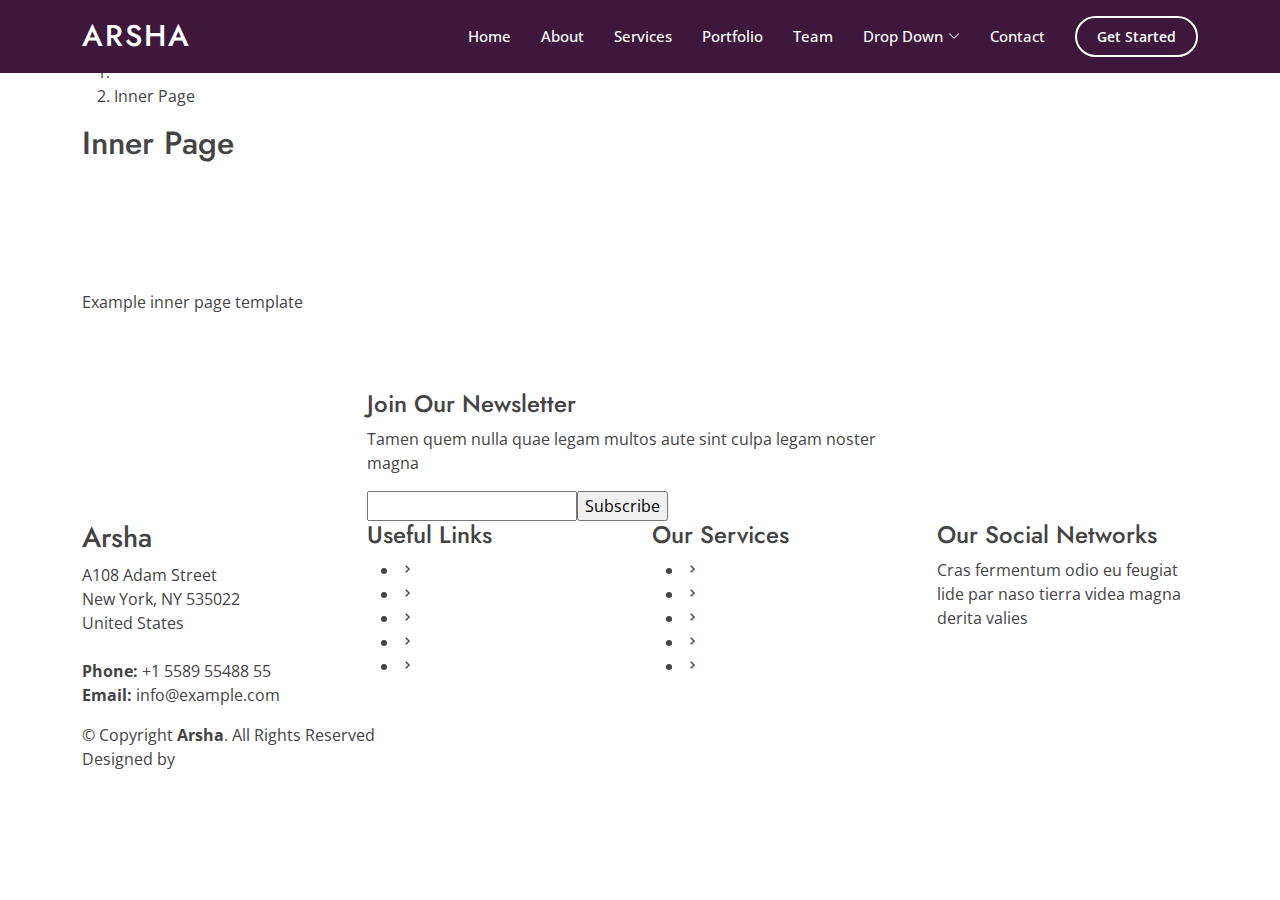
<file: ddp/inner-page.html>
<!DOCTYPE html>
<html lang="en">

<head>
  <meta charset="utf-8">
  <meta content="width=device-width, initial-scale=1.0" name="viewport">

  <title>Inner Page - Arsha Bootstrap Template</title>
  <meta content="" name="description">
  <meta content="" name="keywords">

  <!-- Favicons -->
  <link href="assets/img/favicon.png" rel="icon">
  <link href="assets/img/apple-touch-icon.png" rel="apple-touch-icon">

  <!-- Google Fonts -->
  <link href="https://fonts.googleapis.com/css?family=Open+Sans:300,300i,400,400i,600,600i,700,700i|Jost:300,300i,400,400i,500,500i,600,600i,700,700i|Poppins:300,300i,400,400i,500,500i,600,600i,700,700i" rel="stylesheet">

  <!-- Vendor CSS Files -->
  <link href="assets/vendor/aos/aos.css" rel="stylesheet">
  <link href="assets/vendor/bootstrap/css/bootstrap.min.css" rel="stylesheet">
  <link href="assets/vendor/bootstrap-icons/bootstrap-icons.css" rel="stylesheet">
  <link href="assets/vendor/boxicons/css/boxicons.min.css" rel="stylesheet">
  <link href="assets/vendor/glightbox/css/glightbox.min.css" rel="stylesheet">
  <link href="assets/vendor/remixicon/remixicon.css" rel="stylesheet">
  <link href="assets/vendor/swiper/swiper-bundle.min.css" rel="stylesheet">

  <!-- Template Main CSS File -->
  <link href="assets/css/style.css" rel="stylesheet">

  <!-- =======================================================
  * Template Name: Arsha - v4.9.1
  * Template URL: https://bootstrapmade.com/arsha-free-bootstrap-html-template-corporate/
  * Author: BootstrapMade.com
  * License: https://bootstrapmade.com/license/
  ======================================================== -->
</head>

<body>

  <!-- ======= Header ======= -->
  <header id="header" class="fixed-top header-inner-pages">
    <div class="container d-flex align-items-center">

      <h1 class="logo me-auto"><a href="index.html">Arsha</a></h1>
      <!-- Uncomment below if you prefer to use an image logo -->
      <!-- <a href="index.html" class="logo me-auto"><img src="assets/img/logo.png" alt="" class="img-fluid"></a>-->

      <nav id="navbar" class="navbar">
        <ul>
          <li><a class="nav-link scrollto " href="#hero">Home</a></li>
          <li><a class="nav-link scrollto" href="#about">About</a></li>
          <li><a class="nav-link scrollto" href="#services">Services</a></li>
          <li><a class="nav-link   scrollto" href="#portfolio">Portfolio</a></li>
          <li><a class="nav-link scrollto" href="#team">Team</a></li>
          <li class="dropdown"><a href="#"><span>Drop Down</span> <i class="bi bi-chevron-down"></i></a>
            <ul>
              <li><a href="#">Drop Down 1</a></li>
              <li class="dropdown"><a href="#"><span>Deep Drop Down</span> <i class="bi bi-chevron-right"></i></a>
                <ul>
                  <li><a href="#">Deep Drop Down 1</a></li>
                  <li><a href="#">Deep Drop Down 2</a></li>
                  <li><a href="#">Deep Drop Down 3</a></li>
                  <li><a href="#">Deep Drop Down 4</a></li>
                  <li><a href="#">Deep Drop Down 5</a></li>
                </ul>
              </li>
              <li><a href="#">Drop Down 2</a></li>
              <li><a href="#">Drop Down 3</a></li>
              <li><a href="#">Drop Down 4</a></li>
            </ul>
          </li>
          <li><a class="nav-link scrollto" href="#contact">Contact</a></li>
          <li><a class="getstarted scrollto" href="#about">Get Started</a></li>
        </ul>
        <i class="bi bi-list mobile-nav-toggle"></i>
      </nav><!-- .navbar -->

    </div>
  </header><!-- End Header -->

  <main id="main">

    <!-- ======= Breadcrumbs ======= -->
    <section id="breadcrumbs" class="breadcrumbs">
      <div class="container">

        <ol>
          <li><a href="index.html">Home</a></li>
          <li>Inner Page</li>
        </ol>
        <h2>Inner Page</h2>

      </div>
    </section><!-- End Breadcrumbs -->

    <section class="inner-page">
      <div class="container">
        <p>
          Example inner page template
        </p>
      </div>
    </section>

  </main><!-- End #main -->

  <!-- ======= Footer ======= -->
  <footer id="footer">

    <div class="footer-newsletter">
      <div class="container">
        <div class="row justify-content-center">
          <div class="col-lg-6">
            <h4>Join Our Newsletter</h4>
            <p>Tamen quem nulla quae legam multos aute sint culpa legam noster magna</p>
            <form action="" method="post">
              <input type="email" name="email"><input type="submit" value="Subscribe">
            </form>
          </div>
        </div>
      </div>
    </div>

    <div class="footer-top">
      <div class="container">
        <div class="row">

          <div class="col-lg-3 col-md-6 footer-contact">
            <h3>Arsha</h3>
            <p>
              A108 Adam Street <br>
              New York, NY 535022<br>
              United States <br><br>
              <strong>Phone:</strong> +1 5589 55488 55<br>
              <strong>Email:</strong> info@example.com<br>
            </p>
          </div>

          <div class="col-lg-3 col-md-6 footer-links">
            <h4>Useful Links</h4>
            <ul>
              <li><i class="bx bx-chevron-right"></i> <a href="#">Home</a></li>
              <li><i class="bx bx-chevron-right"></i> <a href="#">About us</a></li>
              <li><i class="bx bx-chevron-right"></i> <a href="#">Services</a></li>
              <li><i class="bx bx-chevron-right"></i> <a href="#">Terms of service</a></li>
              <li><i class="bx bx-chevron-right"></i> <a href="#">Privacy policy</a></li>
            </ul>
          </div>

          <div class="col-lg-3 col-md-6 footer-links">
            <h4>Our Services</h4>
            <ul>
              <li><i class="bx bx-chevron-right"></i> <a href="#">Web Design</a></li>
              <li><i class="bx bx-chevron-right"></i> <a href="#">Web Development</a></li>
              <li><i class="bx bx-chevron-right"></i> <a href="#">Product Management</a></li>
              <li><i class="bx bx-chevron-right"></i> <a href="#">Marketing</a></li>
              <li><i class="bx bx-chevron-right"></i> <a href="#">Graphic Design</a></li>
            </ul>
          </div>

          <div class="col-lg-3 col-md-6 footer-links">
            <h4>Our Social Networks</h4>
            <p>Cras fermentum odio eu feugiat lide par naso tierra videa magna derita valies</p>
            <div class="social-links mt-3">
              <a href="#" class="twitter"><i class="bx bxl-twitter"></i></a>
              <a href="#" class="facebook"><i class="bx bxl-facebook"></i></a>
              <a href="#" class="instagram"><i class="bx bxl-instagram"></i></a>
              <a href="#" class="google-plus"><i class="bx bxl-skype"></i></a>
              <a href="#" class="linkedin"><i class="bx bxl-linkedin"></i></a>
            </div>
          </div>

        </div>
      </div>
    </div>

    <div class="container footer-bottom clearfix">
      <div class="copyright">
        &copy; Copyright <strong><span>Arsha</span></strong>. All Rights Reserved
      </div>
      <div class="credits">
        <!-- All the links in the footer should remain intact. -->
        <!-- You can delete the links only if you purchased the pro version. -->
        <!-- Licensing information: https://bootstrapmade.com/license/ -->
        <!-- Purchase the pro version with working PHP/AJAX contact form: https://bootstrapmade.com/arsha-free-bootstrap-html-template-corporate/ -->
        Designed by <a href="https://bootstrapmade.com/">BootstrapMade</a>
      </div>
    </div>
  </footer><!-- End Footer -->

  <div id="preloader"></div>
  <a href="#" class="back-to-top d-flex align-items-center justify-content-center"><i class="bi bi-arrow-up-short"></i></a>

  <!-- Vendor JS Files -->
  <script src="assets/vendor/aos/aos.js"></script>
  <script src="assets/vendor/bootstrap/js/bootstrap.bundle.min.js"></script>
  <script src="assets/vendor/glightbox/js/glightbox.min.js"></script>
  <script src="assets/vendor/isotope-layout/isotope.pkgd.min.js"></script>
  <script src="assets/vendor/swiper/swiper-bundle.min.js"></script>
  <script src="assets/vendor/waypoints/noframework.waypoints.js"></script>
  <script src="assets/vendor/php-email-form/validate.js"></script>

  <!-- Template Main JS File -->
  <script src="assets/js/main.js"></script>

</body>

</html>
</file>
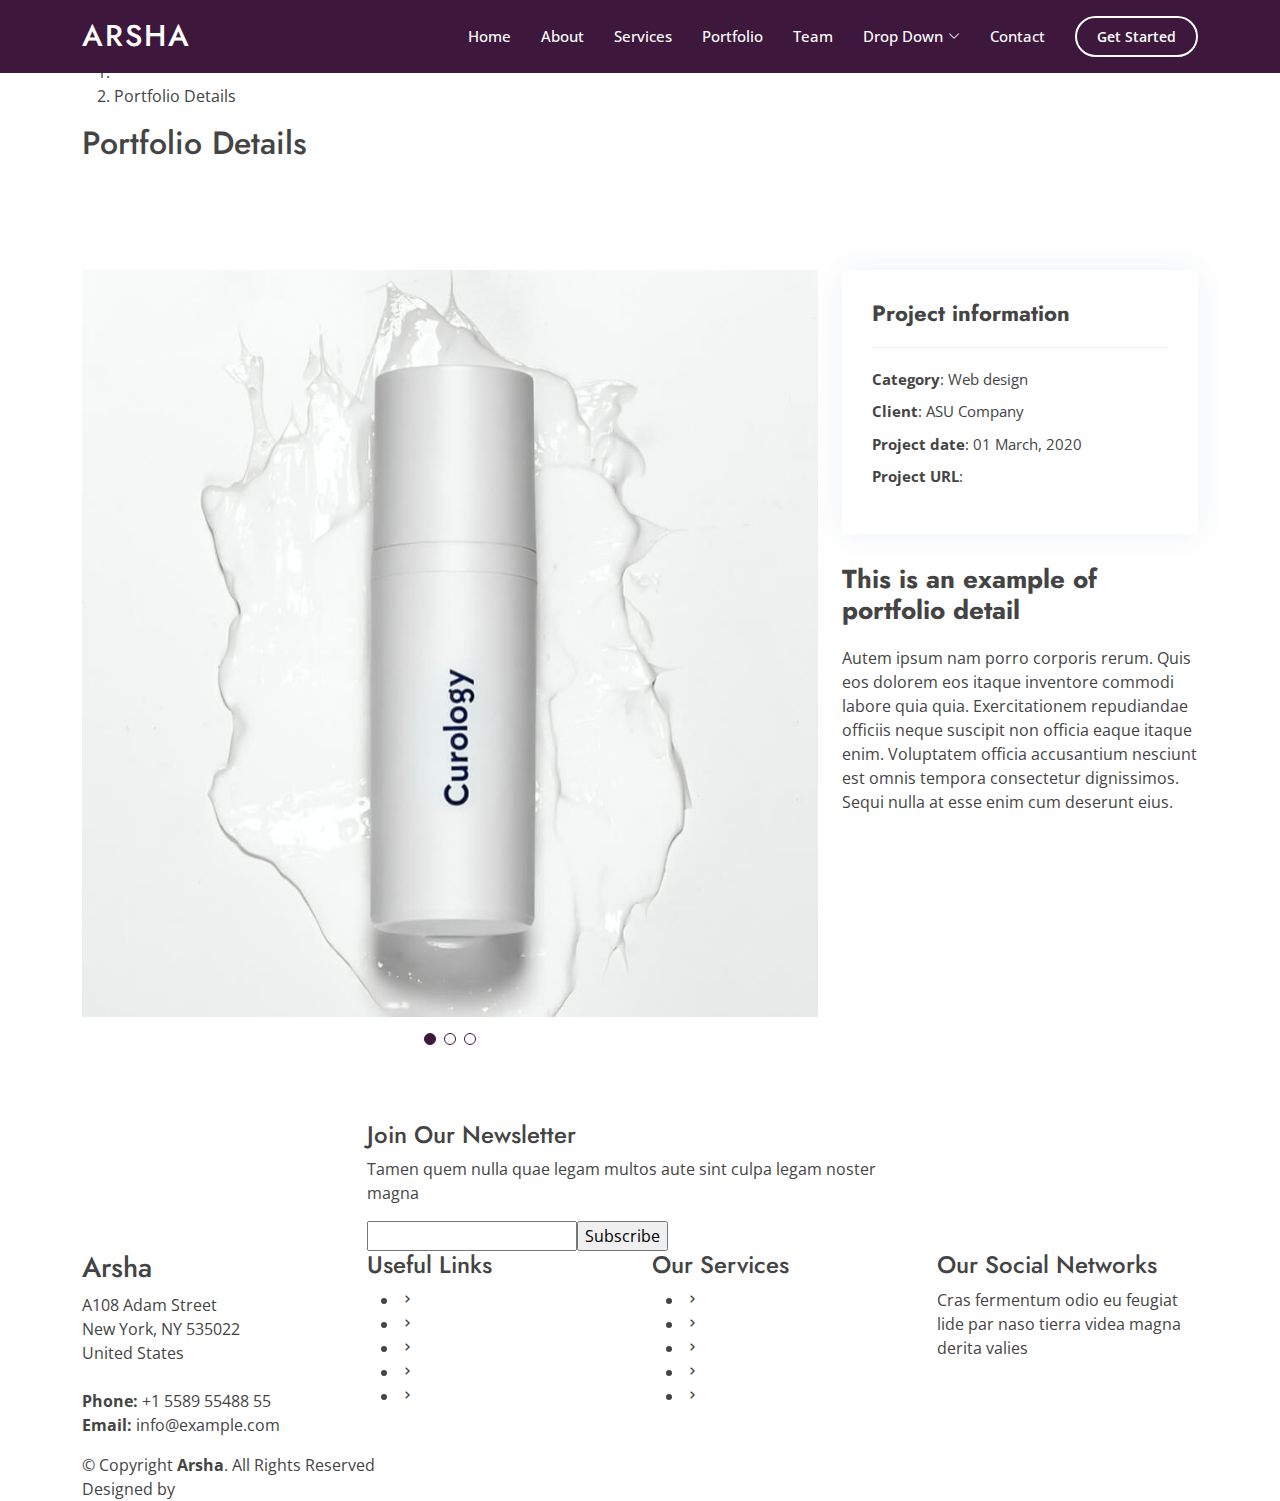
<file: ddp/portfolio-details.html>
<!DOCTYPE html>
<html lang="en">

<head>
  <meta charset="utf-8">
  <meta content="width=device-width, initial-scale=1.0" name="viewport">

  <title>Portfolio Details - Arsha Bootstrap Template</title>
  <meta content="" name="description">
  <meta content="" name="keywords">

  <!-- Favicons -->
  <link href="assets/img/favicon.png" rel="icon">
  <link href="assets/img/apple-touch-icon.png" rel="apple-touch-icon">

  <!-- Google Fonts -->
  <link href="https://fonts.googleapis.com/css?family=Open+Sans:300,300i,400,400i,600,600i,700,700i|Jost:300,300i,400,400i,500,500i,600,600i,700,700i|Poppins:300,300i,400,400i,500,500i,600,600i,700,700i" rel="stylesheet">

  <!-- Vendor CSS Files -->
  <link href="assets/vendor/aos/aos.css" rel="stylesheet">
  <link href="assets/vendor/bootstrap/css/bootstrap.min.css" rel="stylesheet">
  <link href="assets/vendor/bootstrap-icons/bootstrap-icons.css" rel="stylesheet">
  <link href="assets/vendor/boxicons/css/boxicons.min.css" rel="stylesheet">
  <link href="assets/vendor/glightbox/css/glightbox.min.css" rel="stylesheet">
  <link href="assets/vendor/remixicon/remixicon.css" rel="stylesheet">
  <link href="assets/vendor/swiper/swiper-bundle.min.css" rel="stylesheet">

  <!-- Template Main CSS File -->
  <link href="assets/css/style.css" rel="stylesheet">

  <!-- =======================================================
  * Template Name: Arsha - v4.9.1
  * Template URL: https://bootstrapmade.com/arsha-free-bootstrap-html-template-corporate/
  * Author: BootstrapMade.com
  * License: https://bootstrapmade.com/license/
  ======================================================== -->
</head>

<body>

  <!-- ======= Header ======= -->
  <header id="header" class="fixed-top header-inner-pages">
    <div class="container d-flex align-items-center">

      <h1 class="logo me-auto"><a href="index.html">Arsha</a></h1>
      <!-- Uncomment below if you prefer to use an image logo -->
      <!-- <a href="index.html" class="logo me-auto"><img src="assets/img/logo.png" alt="" class="img-fluid"></a>-->

      <nav id="navbar" class="navbar">
        <ul>
          <li><a class="nav-link scrollto " href="#hero">Home</a></li>
          <li><a class="nav-link scrollto" href="#about">About</a></li>
          <li><a class="nav-link scrollto" href="#services">Services</a></li>
          <li><a class="nav-link  active scrollto" href="#portfolio">Portfolio</a></li>
          <li><a class="nav-link scrollto" href="#team">Team</a></li>
          <li class="dropdown"><a href="#"><span>Drop Down</span> <i class="bi bi-chevron-down"></i></a>
            <ul>
              <li><a href="#">Drop Down 1</a></li>
              <li class="dropdown"><a href="#"><span>Deep Drop Down</span> <i class="bi bi-chevron-right"></i></a>
                <ul>
                  <li><a href="#">Deep Drop Down 1</a></li>
                  <li><a href="#">Deep Drop Down 2</a></li>
                  <li><a href="#">Deep Drop Down 3</a></li>
                  <li><a href="#">Deep Drop Down 4</a></li>
                  <li><a href="#">Deep Drop Down 5</a></li>
                </ul>
              </li>
              <li><a href="#">Drop Down 2</a></li>
              <li><a href="#">Drop Down 3</a></li>
              <li><a href="#">Drop Down 4</a></li>
            </ul>
          </li>
          <li><a class="nav-link scrollto" href="#contact">Contact</a></li>
          <li><a class="getstarted scrollto" href="#about">Get Started</a></li>
        </ul>
        <i class="bi bi-list mobile-nav-toggle"></i>
      </nav><!-- .navbar -->

    </div>
  </header><!-- End Header -->

  <main id="main">

    <!-- ======= Breadcrumbs ======= -->
    <section id="breadcrumbs" class="breadcrumbs">
      <div class="container">

        <ol>
          <li><a href="index.html">Home</a></li>
          <li>Portfolio Details</li>
        </ol>
        <h2>Portfolio Details</h2>

      </div>
    </section><!-- End Breadcrumbs -->

    <!-- ======= Portfolio Details Section ======= -->
    <section id="portfolio-details" class="portfolio-details">
      <div class="container">

        <div class="row gy-4">

          <div class="col-lg-8">
            <div class="portfolio-details-slider swiper">
              <div class="swiper-wrapper align-items-center">

                <div class="swiper-slide">
                  <img src="assets/img/portfolio/portfolio-1.jpg" alt="">
                </div>

                <div class="swiper-slide">
                  <img src="assets/img/portfolio/portfolio-2.jpg" alt="">
                </div>

                <div class="swiper-slide">
                  <img src="assets/img/portfolio/portfolio-3.jpg" alt="">
                </div>

              </div>
              <div class="swiper-pagination"></div>
            </div>
          </div>

          <div class="col-lg-4">
            <div class="portfolio-info">
              <h3>Project information</h3>
              <ul>
                <li><strong>Category</strong>: Web design</li>
                <li><strong>Client</strong>: ASU Company</li>
                <li><strong>Project date</strong>: 01 March, 2020</li>
                <li><strong>Project URL</strong>: <a href="#">www.example.com</a></li>
              </ul>
            </div>
            <div class="portfolio-description">
              <h2>This is an example of portfolio detail</h2>
              <p>
                Autem ipsum nam porro corporis rerum. Quis eos dolorem eos itaque inventore commodi labore quia quia. Exercitationem repudiandae officiis neque suscipit non officia eaque itaque enim. Voluptatem officia accusantium nesciunt est omnis tempora consectetur dignissimos. Sequi nulla at esse enim cum deserunt eius.
              </p>
            </div>
          </div>

        </div>

      </div>
    </section><!-- End Portfolio Details Section -->

  </main><!-- End #main -->

  <!-- ======= Footer ======= -->
  <footer id="footer">

    <div class="footer-newsletter">
      <div class="container">
        <div class="row justify-content-center">
          <div class="col-lg-6">
            <h4>Join Our Newsletter</h4>
            <p>Tamen quem nulla quae legam multos aute sint culpa legam noster magna</p>
            <form action="" method="post">
              <input type="email" name="email"><input type="submit" value="Subscribe">
            </form>
          </div>
        </div>
      </div>
    </div>

    <div class="footer-top">
      <div class="container">
        <div class="row">

          <div class="col-lg-3 col-md-6 footer-contact">
            <h3>Arsha</h3>
            <p>
              A108 Adam Street <br>
              New York, NY 535022<br>
              United States <br><br>
              <strong>Phone:</strong> +1 5589 55488 55<br>
              <strong>Email:</strong> info@example.com<br>
            </p>
          </div>

          <div class="col-lg-3 col-md-6 footer-links">
            <h4>Useful Links</h4>
            <ul>
              <li><i class="bx bx-chevron-right"></i> <a href="#">Home</a></li>
              <li><i class="bx bx-chevron-right"></i> <a href="#">About us</a></li>
              <li><i class="bx bx-chevron-right"></i> <a href="#">Services</a></li>
              <li><i class="bx bx-chevron-right"></i> <a href="#">Terms of service</a></li>
              <li><i class="bx bx-chevron-right"></i> <a href="#">Privacy policy</a></li>
            </ul>
          </div>

          <div class="col-lg-3 col-md-6 footer-links">
            <h4>Our Services</h4>
            <ul>
              <li><i class="bx bx-chevron-right"></i> <a href="#">Web Design</a></li>
              <li><i class="bx bx-chevron-right"></i> <a href="#">Web Development</a></li>
              <li><i class="bx bx-chevron-right"></i> <a href="#">Product Management</a></li>
              <li><i class="bx bx-chevron-right"></i> <a href="#">Marketing</a></li>
              <li><i class="bx bx-chevron-right"></i> <a href="#">Graphic Design</a></li>
            </ul>
          </div>

          <div class="col-lg-3 col-md-6 footer-links">
            <h4>Our Social Networks</h4>
            <p>Cras fermentum odio eu feugiat lide par naso tierra videa magna derita valies</p>
            <div class="social-links mt-3">
              <a href="#" class="twitter"><i class="bx bxl-twitter"></i></a>
              <a href="#" class="facebook"><i class="bx bxl-facebook"></i></a>
              <a href="#" class="instagram"><i class="bx bxl-instagram"></i></a>
              <a href="#" class="google-plus"><i class="bx bxl-skype"></i></a>
              <a href="#" class="linkedin"><i class="bx bxl-linkedin"></i></a>
            </div>
          </div>

        </div>
      </div>
    </div>

    <div class="container footer-bottom clearfix">
      <div class="copyright">
        &copy; Copyright <strong><span>Arsha</span></strong>. All Rights Reserved
      </div>
      <div class="credits">
        <!-- All the links in the footer should remain intact. -->
        <!-- You can delete the links only if you purchased the pro version. -->
        <!-- Licensing information: https://bootstrapmade.com/license/ -->
        <!-- Purchase the pro version with working PHP/AJAX contact form: https://bootstrapmade.com/arsha-free-bootstrap-html-template-corporate/ -->
        Designed by <a href="https://bootstrapmade.com/">BootstrapMade</a>
      </div>
    </div>
  </footer><!-- End Footer -->

  <div id="preloader"></div>
  <a href="#" class="back-to-top d-flex align-items-center justify-content-center"><i class="bi bi-arrow-up-short"></i></a>

  <!-- Vendor JS Files -->
  <script src="assets/vendor/aos/aos.js"></script>
  <script src="assets/vendor/bootstrap/js/bootstrap.bundle.min.js"></script>
  <script src="assets/vendor/glightbox/js/glightbox.min.js"></script>
  <script src="assets/vendor/isotope-layout/isotope.pkgd.min.js"></script>
  <script src="assets/vendor/swiper/swiper-bundle.min.js"></script>
  <script src="assets/vendor/waypoints/noframework.waypoints.js"></script>
  <script src="assets/vendor/php-email-form/validate.js"></script>

  <!-- Template Main JS File -->
  <script src="assets/js/main.js"></script>

</body>

</html>
</file>
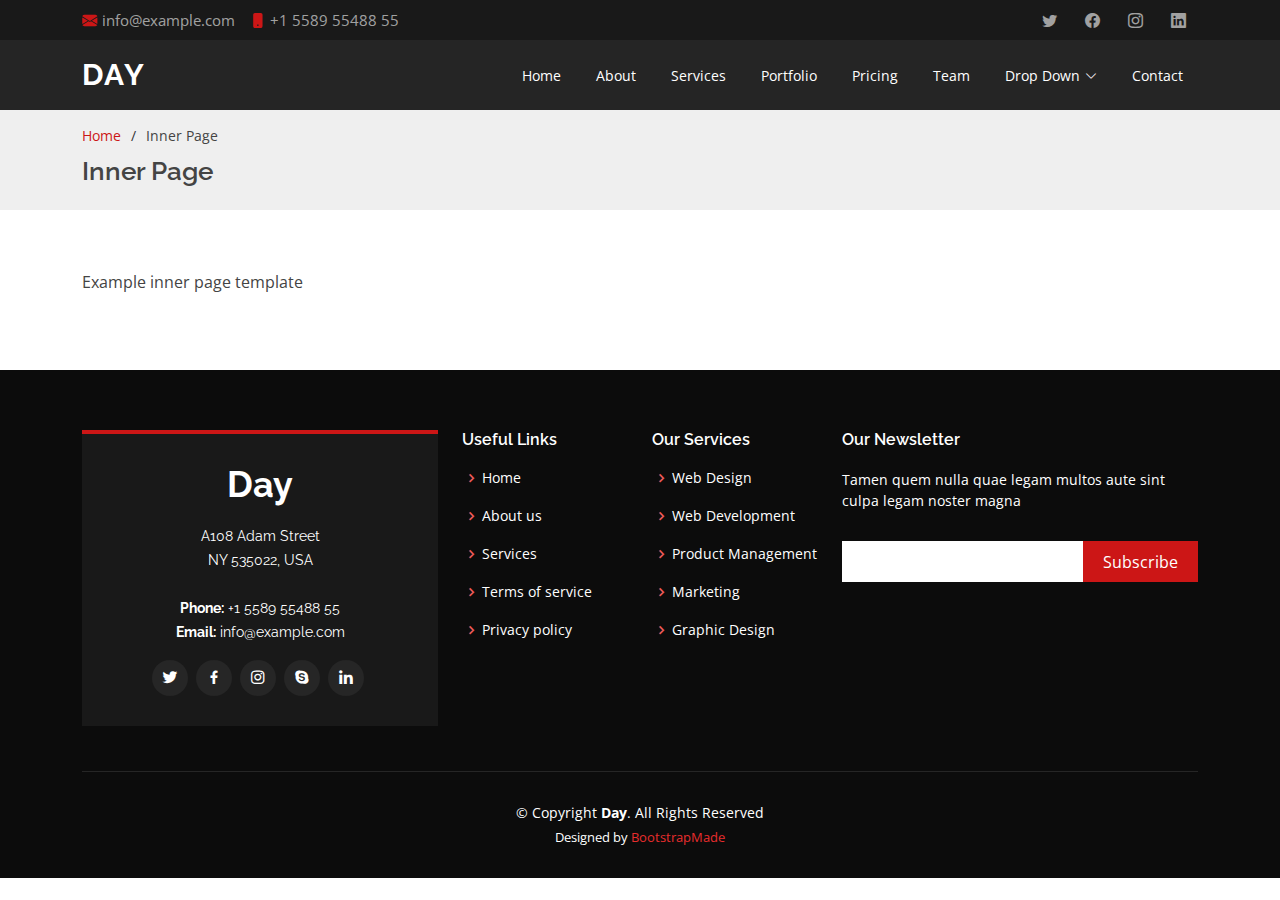
<file: motogpnews/inner-page.html>
<!DOCTYPE html>
<html lang="en">

<head>
  <meta charset="utf-8">
  <meta content="width=device-width, initial-scale=1.0" name="viewport">

  <title>Inner Page - Day Bootstrap Template</title>
  <meta content="" name="description">
  <meta content="" name="keywords">

  <!-- Favicons -->
  <link href="assets/img/favicon.png" rel="icon">
  <link href="assets/img/apple-touch-icon.png" rel="apple-touch-icon">

  <!-- Google Fonts -->
  <link href="https://fonts.googleapis.com/css?family=Open+Sans:300,300i,400,400i,600,600i,700,700i|Raleway:300,300i,400,400i,500,500i,600,600i,700,700i|Poppins:300,300i,400,400i,500,500i,600,600i,700,700i" rel="stylesheet">

  <!-- Vendor CSS Files -->
  <link href="assets/vendor/aos/aos.css" rel="stylesheet">
  <link href="assets/vendor/bootstrap/css/bootstrap.min.css" rel="stylesheet">
  <link href="assets/vendor/bootstrap-icons/bootstrap-icons.css" rel="stylesheet">
  <link href="assets/vendor/boxicons/css/boxicons.min.css" rel="stylesheet">
  <link href="assets/vendor/glightbox/css/glightbox.min.css" rel="stylesheet">
  <link href="assets/vendor/swiper/swiper-bundle.min.css" rel="stylesheet">

  <!-- Template Main CSS File -->
  <link href="assets/css/style.css" rel="stylesheet">

  <!-- =======================================================
  * Template Name: Day - v4.9.1
  * Template URL: https://bootstrapmade.com/day-multipurpose-html-template-for-free/
  * Author: BootstrapMade.com
  * License: https://bootstrapmade.com/license/
  ======================================================== -->
</head>

<body>

  <!-- ======= Top Bar ======= -->
  <section id="topbar" class="d-flex align-items-center">
    <div class="container d-flex justify-content-center justify-content-md-between">
      <div class="contact-info d-flex align-items-center">
        <i class="bi bi-envelope-fill"></i><a href="mailto:contact@example.com">info@example.com</a>
        <i class="bi bi-phone-fill phone-icon"></i> +1 5589 55488 55
      </div>
      <div class="social-links d-none d-md-block">
        <a href="#" class="twitter"><i class="bi bi-twitter"></i></a>
        <a href="#" class="facebook"><i class="bi bi-facebook"></i></a>
        <a href="#" class="instagram"><i class="bi bi-instagram"></i></a>
        <a href="#" class="linkedin"><i class="bi bi-linkedin"></i></i></a>
      </div>
    </div>
  </section>

  <!-- ======= Header ======= -->
  <header id="header" class="d-flex align-items-center">
    <div class="container d-flex align-items-center justify-content-between">

      <h1 class="logo"><a href="index.html">Day</a></h1>
      <!-- Uncomment below if you prefer to use an image logo -->
      <!-- <a href="index.html" class="logo"><img src="assets/img/logo.png" alt="" class="img-fluid"></a>-->

      <nav id="navbar" class="navbar">
        <ul>
          <li><a class="nav-link scrollto " href="#hero">Home</a></li>
          <li><a class="nav-link scrollto" href="#about">About</a></li>
          <li><a class="nav-link scrollto" href="#services">Services</a></li>
          <li><a class="nav-link scrollto " href="#portfolio">Portfolio</a></li>
          <li><a class="nav-link scrollto" href="#pricing">Pricing</a></li>
          <li><a class="nav-link scrollto" href="#team">Team</a></li>
          <li class="dropdown"><a href="#"><span>Drop Down</span> <i class="bi bi-chevron-down"></i></a>
            <ul>
              <li><a href="#">Drop Down 1</a></li>
              <li class="dropdown"><a href="#"><span>Deep Drop Down</span> <i class="bi bi-chevron-right"></i></a>
                <ul>
                  <li><a href="#">Deep Drop Down 1</a></li>
                  <li><a href="#">Deep Drop Down 2</a></li>
                  <li><a href="#">Deep Drop Down 3</a></li>
                  <li><a href="#">Deep Drop Down 4</a></li>
                  <li><a href="#">Deep Drop Down 5</a></li>
                </ul>
              </li>
              <li><a href="#">Drop Down 2</a></li>
              <li><a href="#">Drop Down 3</a></li>
              <li><a href="#">Drop Down 4</a></li>
            </ul>
          </li>
          <li><a class="nav-link scrollto" href="#contact">Contact</a></li>
        </ul>
        <i class="bi bi-list mobile-nav-toggle"></i>
      </nav><!-- .navbar -->

    </div>
  </header><!-- End Header -->

  <main id="main">

    <!-- ======= Breadcrumbs ======= -->
    <section id="breadcrumbs" class="breadcrumbs">
      <div class="container">

        <ol>
          <li><a href="index.html">Home</a></li>
          <li>Inner Page</li>
        </ol>
        <h2>Inner Page</h2>

      </div>
    </section><!-- End Breadcrumbs -->

    <section class="inner-page">
      <div class="container">
        <p>
          Example inner page template
        </p>
      </div>
    </section>

  </main><!-- End #main -->

  <!-- ======= Footer ======= -->
  <footer id="footer">
    <div class="footer-top">
      <div class="container">
        <div class="row">

          <div class="col-lg-4 col-md-6">
            <div class="footer-info">
              <h3>Day</h3>
              <p>
                A108 Adam Street <br>
                NY 535022, USA<br><br>
                <strong>Phone:</strong> +1 5589 55488 55<br>
                <strong>Email:</strong> info@example.com<br>
              </p>
              <div class="social-links mt-3">
                <a href="#" class="twitter"><i class="bx bxl-twitter"></i></a>
                <a href="#" class="facebook"><i class="bx bxl-facebook"></i></a>
                <a href="#" class="instagram"><i class="bx bxl-instagram"></i></a>
                <a href="#" class="google-plus"><i class="bx bxl-skype"></i></a>
                <a href="#" class="linkedin"><i class="bx bxl-linkedin"></i></a>
              </div>
            </div>
          </div>

          <div class="col-lg-2 col-md-6 footer-links">
            <h4>Useful Links</h4>
            <ul>
              <li><i class="bx bx-chevron-right"></i> <a href="#">Home</a></li>
              <li><i class="bx bx-chevron-right"></i> <a href="#">About us</a></li>
              <li><i class="bx bx-chevron-right"></i> <a href="#">Services</a></li>
              <li><i class="bx bx-chevron-right"></i> <a href="#">Terms of service</a></li>
              <li><i class="bx bx-chevron-right"></i> <a href="#">Privacy policy</a></li>
            </ul>
          </div>

          <div class="col-lg-2 col-md-6 footer-links">
            <h4>Our Services</h4>
            <ul>
              <li><i class="bx bx-chevron-right"></i> <a href="#">Web Design</a></li>
              <li><i class="bx bx-chevron-right"></i> <a href="#">Web Development</a></li>
              <li><i class="bx bx-chevron-right"></i> <a href="#">Product Management</a></li>
              <li><i class="bx bx-chevron-right"></i> <a href="#">Marketing</a></li>
              <li><i class="bx bx-chevron-right"></i> <a href="#">Graphic Design</a></li>
            </ul>
          </div>

          <div class="col-lg-4 col-md-6 footer-newsletter">
            <h4>Our Newsletter</h4>
            <p>Tamen quem nulla quae legam multos aute sint culpa legam noster magna</p>
            <form action="" method="post">
              <input type="email" name="email"><input type="submit" value="Subscribe">
            </form>

          </div>

        </div>
      </div>
    </div>

    <div class="container">
      <div class="copyright">
        &copy; Copyright <strong><span>Day</span></strong>. All Rights Reserved
      </div>
      <div class="credits">
        <!-- All the links in the footer should remain intact. -->
        <!-- You can delete the links only if you purchased the pro version. -->
        <!-- Licensing information: https://bootstrapmade.com/license/ -->
        <!-- Purchase the pro version with working PHP/AJAX contact form: https://bootstrapmade.com/day-multipurpose-html-template-for-free/ -->
        Designed by <a href="https://bootstrapmade.com/">BootstrapMade</a>
      </div>
    </div>
  </footer><!-- End Footer -->

  <a href="#" class="back-to-top d-flex align-items-center justify-content-center"><i class="bi bi-arrow-up-short"></i></a>
  <div id="preloader"></div>

  <!-- Vendor JS Files -->
  <script src="assets/vendor/aos/aos.js"></script>
  <script src="assets/vendor/bootstrap/js/bootstrap.bundle.min.js"></script>
  <script src="assets/vendor/glightbox/js/glightbox.min.js"></script>
  <script src="assets/vendor/isotope-layout/isotope.pkgd.min.js"></script>
  <script src="assets/vendor/swiper/swiper-bundle.min.js"></script>
  <script src="assets/vendor/php-email-form/validate.js"></script>

  <!-- Template Main JS File -->
  <script src="assets/js/main.js"></script>

</body>

</html>
</file>
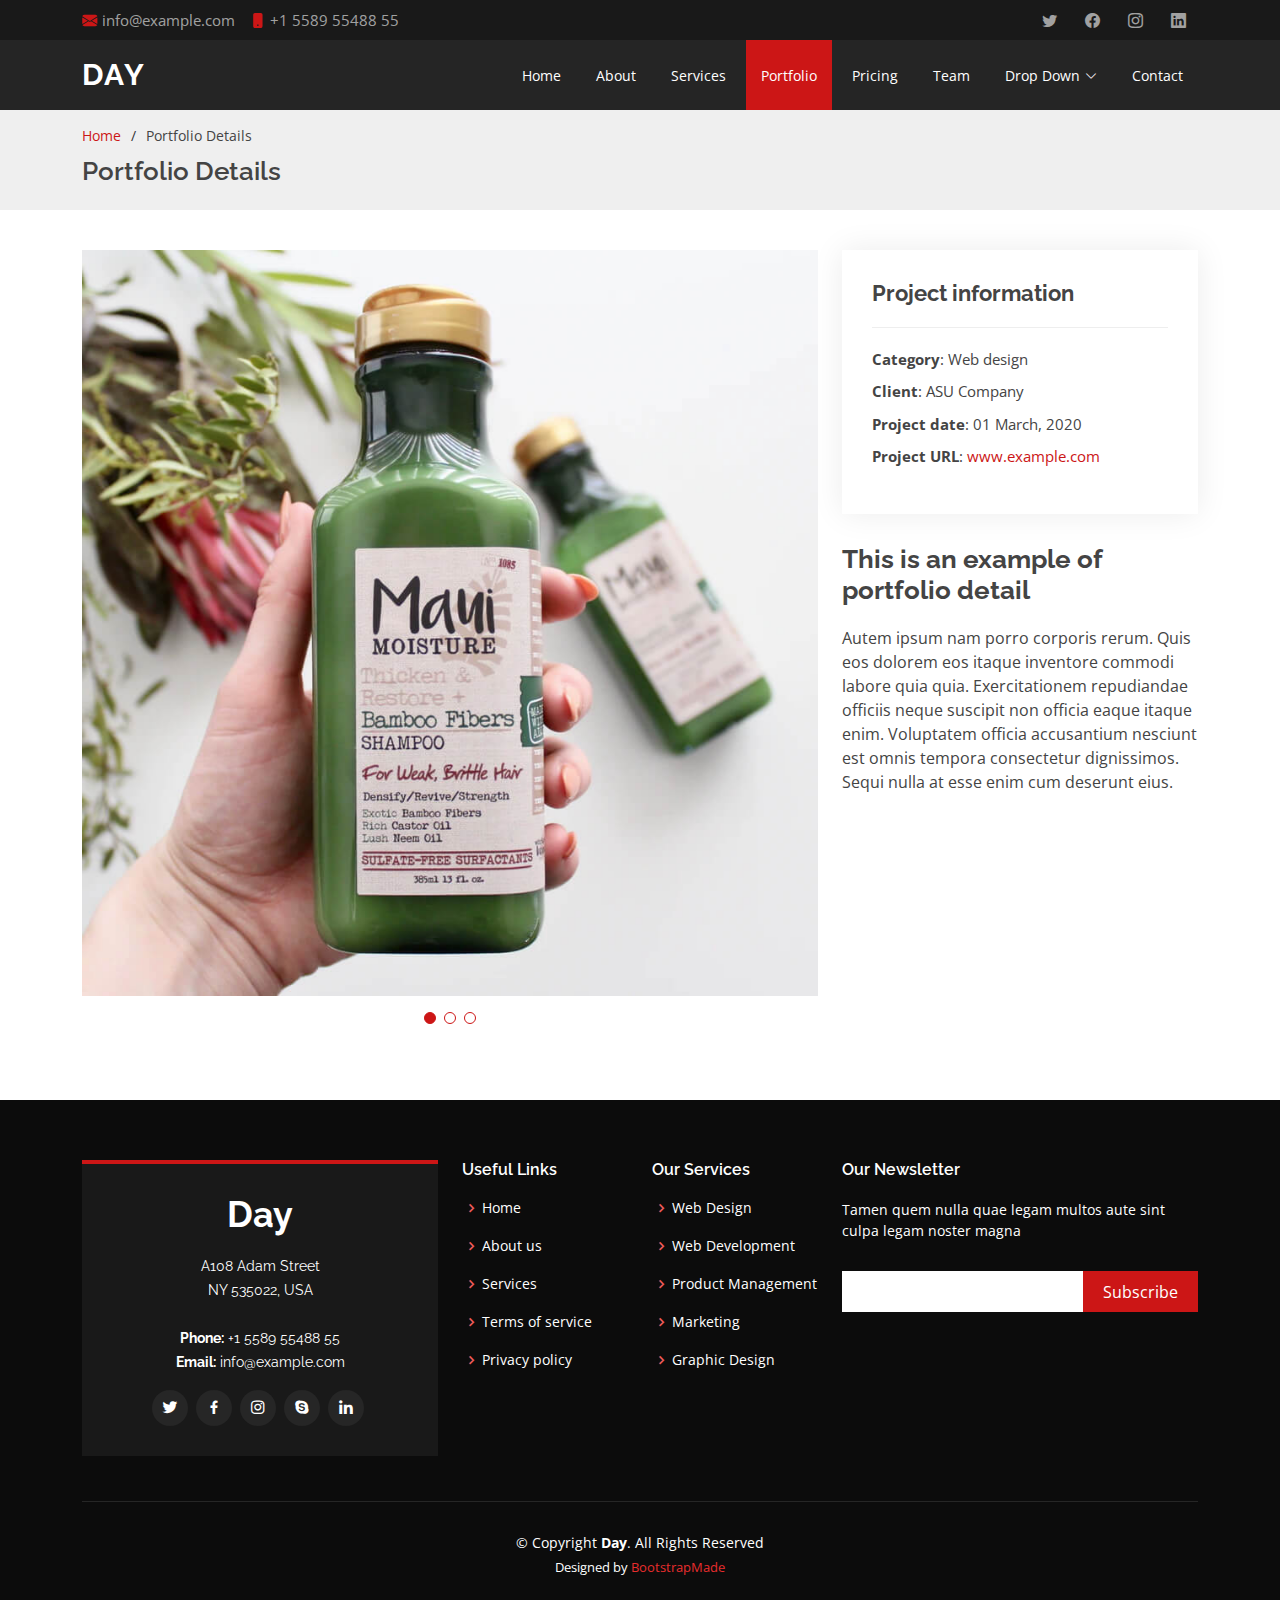
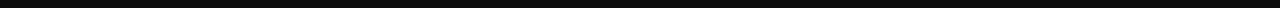
<file: motogpnews/portfolio-details.html>
<!DOCTYPE html>
<html lang="en">

<head>
  <meta charset="utf-8">
  <meta content="width=device-width, initial-scale=1.0" name="viewport">

  <title>Portfolio Details - Day Bootstrap Template</title>
  <meta content="" name="description">
  <meta content="" name="keywords">

  <!-- Favicons -->
  <link href="assets/img/favicon.png" rel="icon">
  <link href="assets/img/apple-touch-icon.png" rel="apple-touch-icon">

  <!-- Google Fonts -->
  <link href="https://fonts.googleapis.com/css?family=Open+Sans:300,300i,400,400i,600,600i,700,700i|Raleway:300,300i,400,400i,500,500i,600,600i,700,700i|Poppins:300,300i,400,400i,500,500i,600,600i,700,700i" rel="stylesheet">

  <!-- Vendor CSS Files -->
  <link href="assets/vendor/aos/aos.css" rel="stylesheet">
  <link href="assets/vendor/bootstrap/css/bootstrap.min.css" rel="stylesheet">
  <link href="assets/vendor/bootstrap-icons/bootstrap-icons.css" rel="stylesheet">
  <link href="assets/vendor/boxicons/css/boxicons.min.css" rel="stylesheet">
  <link href="assets/vendor/glightbox/css/glightbox.min.css" rel="stylesheet">
  <link href="assets/vendor/swiper/swiper-bundle.min.css" rel="stylesheet">

  <!-- Template Main CSS File -->
  <link href="assets/css/style.css" rel="stylesheet">

  <!-- =======================================================
  * Template Name: Day - v4.9.1
  * Template URL: https://bootstrapmade.com/day-multipurpose-html-template-for-free/
  * Author: BootstrapMade.com
  * License: https://bootstrapmade.com/license/
  ======================================================== -->
</head>

<body>

  <!-- ======= Top Bar ======= -->
  <section id="topbar" class="d-flex align-items-center">
    <div class="container d-flex justify-content-center justify-content-md-between">
      <div class="contact-info d-flex align-items-center">
        <i class="bi bi-envelope-fill"></i><a href="mailto:contact@example.com">info@example.com</a>
        <i class="bi bi-phone-fill phone-icon"></i> +1 5589 55488 55
      </div>
      <div class="social-links d-none d-md-block">
        <a href="#" class="twitter"><i class="bi bi-twitter"></i></a>
        <a href="#" class="facebook"><i class="bi bi-facebook"></i></a>
        <a href="#" class="instagram"><i class="bi bi-instagram"></i></a>
        <a href="#" class="linkedin"><i class="bi bi-linkedin"></i></i></a>
      </div>
    </div>
  </section>

  <!-- ======= Header ======= -->
  <header id="header" class="d-flex align-items-center">
    <div class="container d-flex align-items-center justify-content-between">

      <h1 class="logo"><a href="index.html">Day</a></h1>
      <!-- Uncomment below if you prefer to use an image logo -->
      <!-- <a href="index.html" class="logo"><img src="assets/img/logo.png" alt="" class="img-fluid"></a>-->

      <nav id="navbar" class="navbar">
        <ul>
          <li><a class="nav-link scrollto " href="#hero">Home</a></li>
          <li><a class="nav-link scrollto" href="#about">About</a></li>
          <li><a class="nav-link scrollto" href="#services">Services</a></li>
          <li><a class="nav-link scrollto active" href="#portfolio">Portfolio</a></li>
          <li><a class="nav-link scrollto" href="#pricing">Pricing</a></li>
          <li><a class="nav-link scrollto" href="#team">Team</a></li>
          <li class="dropdown"><a href="#"><span>Drop Down</span> <i class="bi bi-chevron-down"></i></a>
            <ul>
              <li><a href="#">Drop Down 1</a></li>
              <li class="dropdown"><a href="#"><span>Deep Drop Down</span> <i class="bi bi-chevron-right"></i></a>
                <ul>
                  <li><a href="#">Deep Drop Down 1</a></li>
                  <li><a href="#">Deep Drop Down 2</a></li>
                  <li><a href="#">Deep Drop Down 3</a></li>
                  <li><a href="#">Deep Drop Down 4</a></li>
                  <li><a href="#">Deep Drop Down 5</a></li>
                </ul>
              </li>
              <li><a href="#">Drop Down 2</a></li>
              <li><a href="#">Drop Down 3</a></li>
              <li><a href="#">Drop Down 4</a></li>
            </ul>
          </li>
          <li><a class="nav-link scrollto" href="#contact">Contact</a></li>
        </ul>
        <i class="bi bi-list mobile-nav-toggle"></i>
      </nav><!-- .navbar -->

    </div>
  </header><!-- End Header -->

  <main id="main">

    <!-- ======= Breadcrumbs ======= -->
    <section id="breadcrumbs" class="breadcrumbs">
      <div class="container">

        <ol>
          <li><a href="index.html">Home</a></li>
          <li>Portfolio Details</li>
        </ol>
        <h2>Portfolio Details</h2>

      </div>
    </section><!-- End Breadcrumbs -->

    <!-- ======= Portfolio Details Section ======= -->
    <section id="portfolio-details" class="portfolio-details">
      <div class="container">

        <div class="row gy-4">

          <div class="col-lg-8">
            <div class="portfolio-details-slider swiper">
              <div class="swiper-wrapper align-items-center">

                <div class="swiper-slide">
                  <img src="assets/img/portfolio/portfolio-1.jpg" alt="">
                </div>

                <div class="swiper-slide">
                  <img src="assets/img/portfolio/portfolio-2.jpg" alt="">
                </div>

                <div class="swiper-slide">
                  <img src="assets/img/portfolio/portfolio-3.jpg" alt="">
                </div>

              </div>
              <div class="swiper-pagination"></div>
            </div>
          </div>

          <div class="col-lg-4">
            <div class="portfolio-info">
              <h3>Project information</h3>
              <ul>
                <li><strong>Category</strong>: Web design</li>
                <li><strong>Client</strong>: ASU Company</li>
                <li><strong>Project date</strong>: 01 March, 2020</li>
                <li><strong>Project URL</strong>: <a href="#">www.example.com</a></li>
              </ul>
            </div>
            <div class="portfolio-description">
              <h2>This is an example of portfolio detail</h2>
              <p>
                Autem ipsum nam porro corporis rerum. Quis eos dolorem eos itaque inventore commodi labore quia quia. Exercitationem repudiandae officiis neque suscipit non officia eaque itaque enim. Voluptatem officia accusantium nesciunt est omnis tempora consectetur dignissimos. Sequi nulla at esse enim cum deserunt eius.
              </p>
            </div>
          </div>

        </div>

      </div>
    </section><!-- End Portfolio Details Section -->

  </main><!-- End #main -->

  <!-- ======= Footer ======= -->
  <footer id="footer">
    <div class="footer-top">
      <div class="container">
        <div class="row">

          <div class="col-lg-4 col-md-6">
            <div class="footer-info">
              <h3>Day</h3>
              <p>
                A108 Adam Street <br>
                NY 535022, USA<br><br>
                <strong>Phone:</strong> +1 5589 55488 55<br>
                <strong>Email:</strong> info@example.com<br>
              </p>
              <div class="social-links mt-3">
                <a href="#" class="twitter"><i class="bx bxl-twitter"></i></a>
                <a href="#" class="facebook"><i class="bx bxl-facebook"></i></a>
                <a href="#" class="instagram"><i class="bx bxl-instagram"></i></a>
                <a href="#" class="google-plus"><i class="bx bxl-skype"></i></a>
                <a href="#" class="linkedin"><i class="bx bxl-linkedin"></i></a>
              </div>
            </div>
          </div>

          <div class="col-lg-2 col-md-6 footer-links">
            <h4>Useful Links</h4>
            <ul>
              <li><i class="bx bx-chevron-right"></i> <a href="#">Home</a></li>
              <li><i class="bx bx-chevron-right"></i> <a href="#">About us</a></li>
              <li><i class="bx bx-chevron-right"></i> <a href="#">Services</a></li>
              <li><i class="bx bx-chevron-right"></i> <a href="#">Terms of service</a></li>
              <li><i class="bx bx-chevron-right"></i> <a href="#">Privacy policy</a></li>
            </ul>
          </div>

          <div class="col-lg-2 col-md-6 footer-links">
            <h4>Our Services</h4>
            <ul>
              <li><i class="bx bx-chevron-right"></i> <a href="#">Web Design</a></li>
              <li><i class="bx bx-chevron-right"></i> <a href="#">Web Development</a></li>
              <li><i class="bx bx-chevron-right"></i> <a href="#">Product Management</a></li>
              <li><i class="bx bx-chevron-right"></i> <a href="#">Marketing</a></li>
              <li><i class="bx bx-chevron-right"></i> <a href="#">Graphic Design</a></li>
            </ul>
          </div>

          <div class="col-lg-4 col-md-6 footer-newsletter">
            <h4>Our Newsletter</h4>
            <p>Tamen quem nulla quae legam multos aute sint culpa legam noster magna</p>
            <form action="" method="post">
              <input type="email" name="email"><input type="submit" value="Subscribe">
            </form>

          </div>

        </div>
      </div>
    </div>

    <div class="container">
      <div class="copyright">
        &copy; Copyright <strong><span>Day</span></strong>. All Rights Reserved
      </div>
      <div class="credits">
        <!-- All the links in the footer should remain intact. -->
        <!-- You can delete the links only if you purchased the pro version. -->
        <!-- Licensing information: https://bootstrapmade.com/license/ -->
        <!-- Purchase the pro version with working PHP/AJAX contact form: https://bootstrapmade.com/day-multipurpose-html-template-for-free/ -->
        Designed by <a href="https://bootstrapmade.com/">BootstrapMade</a>
      </div>
    </div>
  </footer><!-- End Footer -->

  <a href="#" class="back-to-top d-flex align-items-center justify-content-center"><i class="bi bi-arrow-up-short"></i></a>
  <div id="preloader"></div>

  <!-- Vendor JS Files -->
  <script src="assets/vendor/aos/aos.js"></script>
  <script src="assets/vendor/bootstrap/js/bootstrap.bundle.min.js"></script>
  <script src="assets/vendor/glightbox/js/glightbox.min.js"></script>
  <script src="assets/vendor/isotope-layout/isotope.pkgd.min.js"></script>
  <script src="assets/vendor/swiper/swiper-bundle.min.js"></script>
  <script src="assets/vendor/php-email-form/validate.js"></script>

  <!-- Template Main JS File -->
  <script src="assets/js/main.js"></script>

</body>

</html>
</file>
<file: ddp/assets/css/style.css>
/*--------------------------------------------------------------
# General
--------------------------------------------------------------*/
body {
  font-family: "Open Sans", sans-serif;
  color: #444444;
}

a {
  color: #ffffff;
  text-decoration: none;
}

a:hover {
  color: #ffffff;
  text-decoration: none;
}

h1,
h2,
h3,
h4,
h5,
h6 {
  font-family: "Jost", sans-serif;
}

/*--------------------------------------------------------------
# Preloader
--------------------------------------------------------------*/
#preloader {
  position: fixed;
  top: 0;
  left: 0;
  right: 0;
  bottom: 0;
  z-index: 9999;
  overflow: hidden;
  background: #3D173C;
}

#preloader:before {
  content: "";
  position: fixed;
  top: calc(50% - 30px);
  left: calc(50% - 30px);
  border: 6px solid #ffffff;
  border-top-color: #fff;
  border-bottom-color: #fff;
  border-radius: 50%;
  width: 60px;
  height: 60px;
  -webkit-animation: animate-preloader 1s linear infinite;
  animation: animate-preloader 1s linear infinite;
}

@-webkit-keyframes animate-preloader {
  0% {
    transform: rotate(0deg);
  }

  100% {
    transform: rotate(360deg);
  }
}

@keyframes animate-preloader {
  0% {
    transform: rotate(0deg);
  }

  100% {
    transform: rotate(360deg);
  }
}

/*--------------------------------------------------------------
# Back to top button
--------------------------------------------------------------*/
.back-to-top {
  position: fixed;
  visibility: hidden;
  opacity: 0;
  right: 15px;
  bottom: 15px;
  z-index: 996;
  background: #3D173C;
  width: 40px;
  height: 40px;
  border-radius: 50px;
  transition: all 0.4s;
}

.back-to-top i {
  font-size: 24px;
  color: #fff;
  line-height: 0;
}

.back-to-top:hover {
  background: #94008d;
  color: #fff;
}

.back-to-top.active {
  visibility: visible;
  opacity: 1;
}

/*--------------------------------------------------------------
# Header
--------------------------------------------------------------*/
#header {
  transition: all 0.5s;
  z-index: 997;
  padding: 15px 0;
}

#header.header-scrolled,
#header.header-inner-pages {
  background: #3D173C;
}

#header .logo {
  font-size: 30px;
  margin: 0;
  padding: 0;
  line-height: 1;
  font-weight: 500;
  letter-spacing: 2px;
  text-transform: uppercase;
}

#header .logo a {
  color: #fff;
}

#header .logo img {
  max-height: 40px;
}

/*--------------------------------------------------------------
# Navigation Menu
--------------------------------------------------------------*/
/**
* Desktop Navigation 
*/
.navbar {
  padding: 0;
}

.navbar ul {
  margin: 0;
  padding: 0;
  display: flex;
  list-style: none;
  align-items: center;
}

.navbar li {
  position: relative;
}

.navbar a,
.navbar a:focus {
  display: flex;
  align-items: center;
  justify-content: space-between;
  padding: 10px 0 10px 30px;
  font-size: 15px;
  font-weight: 500;
  color: #fff;
  white-space: nowrap;
  transition: 0.3s;
}

.navbar a i,
.navbar a:focus i {
  font-size: 12px;
  line-height: 0;
  margin-left: 5px;
}

.navbar a:hover,
.navbar .active,
.navbar .active:focus,
.navbar li:hover>a {
  color: #ffffff;
}

.navbar .getstarted,
.navbar .getstarted:focus {
  padding: 8px 20px;
  margin-left: 30px;
  border-radius: 50px;
  color: #fff;
  font-size: 14px;
  border: 2px solid #ffffff;
  font-weight: 600;
}

.navbar .getstarted:hover,
.navbar .getstarted:focus:hover {
  color: #fff;
  background: #3D173C;
}

.navbar .dropdown ul {
  display: block;
  position: absolute;
  left: 14px;
  top: calc(100% + 30px);
  margin: 0;
  padding: 10px 0;
  z-index: 99;
  opacity: 0;
  visibility: hidden;
  background: #fff;
  box-shadow: 0px 0px 30px rgba(127, 137, 161, 0.25);
  transition: 0.3s;
  border-radius: 4px;
}

.navbar .dropdown ul li {
  min-width: 200px;
}

.navbar .dropdown ul a {
  padding: 10px 20px;
  font-size: 14px;
  text-transform: none;
  font-weight: 500;
  color: #ffffff;
}

.navbar .dropdown ul a i {
  font-size: 12px;
}

.navbar .dropdown ul a:hover,
.navbar .dropdown ul .active:hover,
.navbar .dropdown ul li:hover>a {
  color: #ffffff;
}

.navbar .dropdown:hover>ul {
  opacity: 1;
  top: 100%;
  visibility: visible;
}

.navbar .dropdown .dropdown ul {
  top: 0;
  left: calc(100% - 30px);
  visibility: hidden;
}

.navbar .dropdown .dropdown:hover>ul {
  opacity: 1;
  top: 0;
  left: 100%;
  visibility: visible;
}

@media (max-width: 1366px) {
  .navbar .dropdown .dropdown ul {
    left: -90%;
  }

  .navbar .dropdown .dropdown:hover>ul {
    left: -100%;
  }
}

/**
* Mobile Navigation 
*/
.mobile-nav-toggle {
  color: #fff;
  font-size: 28px;
  cursor: pointer;
  display: none;
  line-height: 0;
  transition: 0.5s;
}

.mobile-nav-toggle.bi-x {
  color: #fff;
}

@media (max-width: 991px) {
  .mobile-nav-toggle {
    display: block;
  }

  .navbar ul {
    display: none;
  }
}

.navbar-mobile {
  position: fixed;
  overflow: hidden;
  top: 0;
  right: 0;
  left: 0;
  bottom: 0;
  background: #3D173C;
  transition: 0.3s;
  z-index: 999;
}

.navbar-mobile .mobile-nav-toggle {
  position: absolute;
  top: 15px;
  right: 15px;
}

.navbar-mobile ul {
  display: block;
  position: absolute;
  top: 55px;
  right: 15px;
  bottom: 15px;
  left: 15px;
  padding: 10px 0;
  border-radius: 10px;
  background-color: #fff;
  overflow-y: auto;
  transition: 0.3s;
}

.navbar-mobile a,
.navbar-mobile a:focus {
  padding: 10px 20px;
  font-size: 15px;
  color: #3D173C;
}

.navbar-mobile a:hover,
.navbar-mobile .active,
.navbar-mobile li:hover>a {
  color: #3D173C;
}

.navbar-mobile .getstarted,
.navbar-mobile .getstarted:focus {
  margin: 15px;
  color: #3D173C;
}

.navbar-mobile .dropdown ul {
  position: static;
  display: none;
  margin: 10px 20px;
  padding: 10px 0;
  z-index: 99;
  opacity: 1;
  visibility: visible;
  background: #fff;
  box-shadow: 0px 0px 30px rgba(127, 137, 161, 0.25);
}

.navbar-mobile .dropdown ul li {
  min-width: 200px;
}

.navbar-mobile .dropdown ul a {
  padding: 10px 20px;
}

.navbar-mobile .dropdown ul a i {
  font-size: 12px;
}

.navbar-mobile .dropdown ul a:hover,
.navbar-mobile .dropdown ul .active:hover,
.navbar-mobile .dropdown ul li:hover>a {
  color: #3D173C;
}

.navbar-mobile .dropdown>.dropdown-active {
  display: block;
}

/*--------------------------------------------------------------
# Hero Section
--------------------------------------------------------------*/
#hero {
  width: 100%;
  height: 80vh;
  background: #3D173C;
}

#hero .container {
  padding-top: 72px;
}

#hero h1 {
  margin: 0 0 10px 0;
  font-size: 48px;
  font-weight: 700;
  line-height: 56px;
  color: #fff;
}

#hero h2 {
  color: rgba(255, 255, 255, 0.6);
  margin-bottom: 50px;
  font-size: 24px;
}

#hero .btn-get-started {
  font-family: "Jost", sans-serif;
  font-weight: 500;
  font-size: 16px;
  letter-spacing: 1px;
  display: inline-block;
  padding: 10px 28px 11px 28px;
  border-radius: 50px;
  transition: 0.5s;
  margin: 10px 0 0 0;
  color: #fff;
  background: #3D173C;
}

#hero .btn-get-started:hover {
  background: #3D173C;
}

#hero .btn-watch-video {
  font-size: 16px;
  display: flex;
  align-items: center;
  transition: 0.5s;
  margin: 10px 0 0 25px;
  color: #fff;
  line-height: 1;
}

#hero .btn-watch-video i {
  line-height: 0;
  color: #fff;
  font-size: 32px;
  transition: 0.3s;
  margin-right: 8px;
}

#hero .btn-watch-video:hover i {
  color: #47b2e4;
}

#hero .animated {
  animation: up-down 2s ease-in-out infinite alternate-reverse both;
}

@media (max-width: 991px) {
  #hero {
    height: 100vh;
    text-align: center;
  }

  #hero .animated {
    -webkit-animation: none;
    animation: none;
  }

  #hero .hero-img {
    text-align: center;
  }

  #hero .hero-img img {
    width: 50%;
  }
}

@media (max-width: 768px) {
  #hero h1 {
    font-size: 28px;
    line-height: 36px;
  }

  #hero h2 {
    font-size: 18px;
    line-height: 24px;
    margin-bottom: 30px;
  }

  #hero .hero-img img {
    width: 70%;
  }
}

@media (max-width: 575px) {
  #hero .hero-img img {
    width: 80%;
  }

  #hero .btn-get-started {
    font-size: 16px;
    padding: 10px 24px 11px 24px;
  }
}

@-webkit-keyframes up-down {
  0% {
    transform: translateY(10px);
  }

  100% {
    transform: translateY(-10px);
  }
}

@keyframes up-down {
  0% {
    transform: translateY(10px);
  }

  100% {
    transform: translateY(-10px);
  }
}

/*--------------------------------------------------------------
# Sections General
--------------------------------------------------------------*/
section {
  padding: 60px 0;
  overflow: hidden;
}

.section-bg {
  background-color: #f3f5fa;
}

.section-title {
  text-align: center;
  padding-bottom: 30px;
}

.section-title h2 {
  font-size: 32px;
  font-weight: bold;
  text-transform: uppercase;
  margin-bottom: 20px;
  padding-bottom: 20px;
  position: relative;
  color: #3D173C;
}

.section-title h2::before {
  content: "";
  position: absolute;
  display: block;
  width: 120px;
  height: 1px;
  background: #ddd;
  bottom: 1px;
  left: calc(50% - 60px);
}

.section-title h2::after {
  content: "";
  position: absolute;
  display: block;
  width: 40px;
  height: 3px;
  background: #3D173C;
  bottom: 0;
  left: calc(50% - 20px);
}

.section-title p {
  margin-bottom: 0;
}

/*--------------------------------------------------------------
# Clients
--------------------------------------------------------------*/
.clients {
  padding: 12px 0;
  text-align: center;
}

.clients img {
  max-width: 45%;
  transition: all 0.4s ease-in-out;
  display: inline-block;
  padding: 15px 0;
  filter: grayscale(100);
}

.clients img:hover {
  filter: none;
  transform: scale(1.1);
}

@media (max-width: 768px) {
  .clients img {
    max-width: 40%;
  }
}

/*--------------------------------------------------------------
# About Us
--------------------------------------------------------------*/
.about .content h3 {
  font-weight: 600;
  font-size: 26px;
}

.about .content ul {
  list-style: none;
  padding: 0;
}

.about .content ul li {
  padding-left: 28px;
  position: relative;
}

.about .content ul li+li {
  margin-top: 10px;
}

.about .content ul i {
  position: absolute;
  left: 0;
  top: 2px;
  font-size: 20px;
  color: #3D173C;
  line-height: 1;
}

.about .content p:last-child {
  margin-bottom: 0;
}

.about .content .btn-learn-more {
  font-family: "Poppins", sans-serif;
  font-weight: 500;
  font-size: 14px;
  letter-spacing: 1px;
  display: inline-block;
  padding: 12px 32px;
  border-radius: 4px;
  transition: 0.3s;
  line-height: 1;
  color: #3D173C;
  -webkit-animation-delay: 0.8s;
  animation-delay: 0.8s;
  margin-top: 6px;
  border: 2px solid #3D173C;
}

.about .content .btn-learn-more:hover {
  background: #3D173C;
  color: #fff;
  text-decoration: none;
}


/*--------------------------------------------------------------
# Services
--------------------------------------------------------------*/
.services .icon-box {
  box-shadow: 0px 0 25px 0 rgba(0, 0, 0, 0.1);
  padding: 50px 30px;
  transition: all ease-in-out 0.4s;
  background: #fff;
}

.services .icon-box .icon {
  margin-bottom: 10px;
}

.services .icon-box .icon i {
  color: #3D173C;
  font-size: 36px;
  transition: 0.3s;
}

.services .icon-box h4 {
  font-weight: 500;
  margin-bottom: 15px;
  font-size: 24px;
}

.services .icon-box h4 a {
  color: #3D173C;
  transition: ease-in-out 0.3s;
}

.services .icon-box p {
  line-height: 24px;
  font-size: 14px;
  margin-bottom: 0;
}

.services .icon-box:hover {
  transform: translateY(-10px);
}

.services .icon-box:hover h4 a {
  color: #3D173C;
}



/*--------------------------------------------------------------
# Portfolio
--------------------------------------------------------------*/
.portfolio #portfolio-flters {
  list-style: none;
  margin-bottom: 20px;
}

.portfolio #portfolio-flters li {
  cursor: pointer;
  display: inline-block;
  margin: 10px 5px;
  font-size: 15px;
  font-weight: 500;
  line-height: 1;
  color: #3D173C;
  transition: all 0.3s;
  padding: 8px 20px;
  border-radius: 50px;
  font-family: "Poppins", sans-serif;
}

.portfolio #portfolio-flters li:hover,
.portfolio #portfolio-flters li.filter-active {
  background: #3D173C;
  color: #fff;
}

.portfolio .portfolio-item {
  margin-bottom: 30px;
}

.portfolio .portfolio-item .portfolio-img {
  overflow: hidden;
}

.portfolio .portfolio-item .portfolio-img img {
  transition: all 0.6s;
}

.portfolio .portfolio-item .portfolio-info {
  opacity: 0;
  position: absolute;
  left: 15px;
  bottom: 0;
  z-index: 3;
  right: 15px;
  transition: all 0.3s;
  background: #3D173C;
  padding: 10px 15px;
}

.portfolio .portfolio-item .portfolio-info h4 {
  font-size: 18px;
  color: #fff;
  font-weight: 600;
  color: #fff;
  margin-bottom: 0px;
}

.portfolio .portfolio-item .portfolio-info p {
  color: #FFF;
  font-size: 14px;
  margin-bottom: 0;
}

.portfolio .portfolio-item .portfolio-info .preview-link,
.portfolio .portfolio-item .portfolio-info .details-link {
  position: absolute;
  right: 40px;
  font-size: 24px;
  top: calc(50% - 18px);
  color: #fff;
  transition: 0.3s;
}

.portfolio .portfolio-item .portfolio-info .preview-link:hover,
.portfolio .portfolio-item .portfolio-info .details-link:hover {
  color: #3D173C;
}

.portfolio .portfolio-item .portfolio-info .details-link {
  right: 10px;
}

.portfolio .portfolio-item:hover .portfolio-img img {
  transform: scale(1.15);
}

.portfolio .portfolio-item:hover .portfolio-info {
  opacity: 1;
}

/*--------------------------------------------------------------
# Portfolio Details
--------------------------------------------------------------*/
.portfolio-details {
  padding-top: 40px;
}

.portfolio-details .portfolio-details-slider img {
  width: 100%;
}

.portfolio-details .portfolio-details-slider .swiper-pagination {
  margin-top: 20px;
  position: relative;
}

.portfolio-details .portfolio-details-slider .swiper-pagination .swiper-pagination-bullet {
  width: 12px;
  height: 12px;
  background-color: #fff;
  opacity: 1;
  border: 1px solid #3D173C;
}

.portfolio-details .portfolio-details-slider .swiper-pagination .swiper-pagination-bullet-active {
  background-color: #3D173C;
}

.portfolio-details .portfolio-info {
  padding: 30px;
  box-shadow: 0px 0 30px rgba(55, 81, 126, 0.08);
}

.portfolio-details .portfolio-info h3 {
  font-size: 22px;
  font-weight: 700;
  margin-bottom: 20px;
  padding-bottom: 20px;
  border-bottom: 1px solid #eee;
}

.portfolio-details .portfolio-info ul {
  list-style: none;
  padding: 0;
  font-size: 15px;
}

.portfolio-details .portfolio-info ul li+li {
  margin-top: 10px;
}

.portfolio-details .portfolio-description {
  padding-top: 30px;
}

.portfolio-details .portfolio-description h2 {
  font-size: 26px;
  font-weight: 700;
  margin-bottom: 20px;
}

.portfolio-details .portfolio-description p {
  padding: 0;
}

/*--------------------------------------------------------------
# Team
--------------------------------------------------------------*/
.team .member {
  position: relative;
  box-shadow: 0px 2px 15px rgba(0, 0, 0, 0.1);
  padding: 30px;
  border-radius: 5px;
  background: #3D173C;
  transition: 0.5s;
}

.team .member .pic {
  overflow: hidden;
  width: 180px;
  border-radius: 50%;
}

.team .member .pic img {
  transition: ease-in-out 0.3s;
}

.team .member:hover {
  transform: translateY(-10px);
}

.team .member .member-info {
  padding-left: 30px;
  color: #FFF;
}

.team .member h4 {
  font-weight: 700;
  margin-bottom: 5px;
  font-size: 20px;
  color: #FFF;
}

.team .member span {
  display: block;
  font-size: 15px;
  padding-bottom: 10px;
  position: relative;
  font-weight: 500;
}

.team .member span::after {
  content: "";
  position: absolute;
  display: block;
  width: 50px;
  height: 1px;
  background: #FFF;
  bottom: 0;
  left: 0;
}

.team .member p {
  margin: 10px 0 0 0;
  font-size: 14px;
}

.team .member .social {
  margin-top: 12px;
  display: flex;
  align-items: center;
  justify-content: flex-start;
}

.team .member .social a {
  transition: ease-in-out 0.3s;
  display: flex;
  align-items: center;
  justify-content: center;
  border-radius: 50px;
  width: 32px;
  height: 32px;
  background: #FFF;
}

.team .member .social a i {
  color: #FFF;
  font-size: 16px;
  margin: 0 2px;
}

.team .member .social a:hover {
  background: #3D173C;
}

.team .member .social a:hover i {
  color: #fff;
}

.team .member .social a+a {
  margin-left: 8px;
}

/*--------------------------------------------------------------
# Pricing
--------------------------------------------------------------*/
.pricing .row {
  padding-top: 40px;
}

.pricing .box {
  padding: 60px 40px;
  box-shadow: 0 3px 20px -2px rgba(20, 45, 100, 0.1);
  background: #fff;
  height: 100%;
  border-top: 4px solid #3D173C;
  border-radius: 5px;
}

.pricing h3 {
  font-weight: 500;
  margin-bottom: 15px;
  font-size: 20px;
  color: #3D173C;
}

.pricing h4 {
  font-size: 48px;
  color: #3D173C;
  font-weight: 400;
  font-family: "Jost", sans-serif;
  margin-bottom: 25px;
}

.pricing h4 sup {
  font-size: 28px;
}

.pricing h4 span {
  color: #3D173C;
  font-size: 18px;
  display: block;
}

.pricing ul {
  padding: 20px 0;
  list-style: none;
  color: #3D173C;
  text-align: left;
  line-height: 20px;
}

.pricing ul li {
  padding: 10px 0 10px 30px;
  position: relative;
}

.pricing ul i {
  color: #28a745;
  font-size: 24px;
  position: absolute;
  left: 0;
  top: 6px;
}

.pricing ul .na {
  color: #3D173C;
}

.pricing ul .na i {
  color: #3D173C;
}

.pricing ul .na span {
  text-decoration: line-through;
}

.pricing .buy-btn {
  display: inline-block;
  padding: 12px 35px;
  border-radius: 50px;
  color: #3D173C;
  transition: none;
  font-size: 16px;
  font-weight: 500;
  font-family: "Jost", sans-serif;
  transition: 0.3s;
  border: 1px solid #3D173C;
}

.pricing .buy-btn:hover {
  background: #3D173C;
  color: #fff;
}

.pricing .featured {
  border-top-color: #3D173C;
}

.pricing .featured .buy-btn {
  background: #3D173C;
  color: #fff;
}

.pricing .featured .buy-btn:hover {
  background: #3D173C;
}

@media (max-width: 992px) {
  .pricing .box {
    max-width: 60%;
    margin: 0 auto 30px auto;
  }
}

@media (max-width: 767px) {
  .pricing .box {
    max-width: 80%;
    margin: 0 auto 30px auto;
  }
}

@media (max-width: 420px) {
  .pricing .box {
    max-width: 100%;
    margin: 0 auto 30px auto;
  }
}
</file>
<file: minhaclinica/assets/css/style.css>
/**
* Template Name: FlexStart - v1.11.1
* Template URL: https://bootstrapmade.com/flexstart-bootstrap-startup-template/
* Author: BootstrapMade.com
* License: https://bootstrapmade.com/license/
*/

/*--------------------------------------------------------------
# General
--------------------------------------------------------------*/
:root {
  scroll-behavior: smooth;
}

body {
  font-family: "Open Sans", sans-serif;
  color: #444444;
}

a {
  color: #4154f1;
  text-decoration: none;
}

a:hover {
  color: #717ff5;
  text-decoration: none;
}

h1,
h2,
h3,
h4,
h5,
h6 {
  font-family: "Nunito", sans-serif;
}

/*--------------------------------------------------------------
# Sections
--------------------------------------------------------------*/
section {
  padding: 60px 0;
  overflow: hidden;
}

.section-header {
  text-align: center;
  padding-bottom: 40px;
}

.section-header h2 {
  font-size: 13px;
  letter-spacing: 1px;
  font-weight: 700;
  margin: 0;
  color: #4154f1;
  text-transform: uppercase;
}

.section-header p {
  margin: 10px 0 0 0;
  padding: 0;
  font-size: 38px;
  line-height: 42px;
  font-weight: 700;
  color: #012970;
}

@media (max-width: 768px) {
  .section-header p {
    font-size: 28px;
    line-height: 32px;
  }
}

/*--------------------------------------------------------------
# Breadcrumbs
--------------------------------------------------------------*/
.breadcrumbs {
  padding: 15px 0;
  background: #012970;
  min-height: 40px;
  margin-top: 82px;
  color: #fff;
}

@media (max-width: 992px) {
  .breadcrumbs {
    margin-top: 57px;
  }
}

.breadcrumbs h2 {
  font-size: 28px;
  font-weight: 500;
}

.breadcrumbs ol {
  display: flex;
  flex-wrap: wrap;
  list-style: none;
  padding: 0 0 10px 0;
  margin: 0;
  font-size: 14px;
}

.breadcrumbs ol a {
  color: #fff;
  transition: 0.3s;
}

.breadcrumbs ol a:hover {
  text-decoration: underline;
}

.breadcrumbs ol li+li {
  padding-left: 10px;
}

.breadcrumbs ol li+li::before {
  display: inline-block;
  padding-right: 10px;
  color: #8894f6;
  content: "/";
}

/*--------------------------------------------------------------
# Back to top button
--------------------------------------------------------------*/
.back-to-top {
  position: fixed;
  visibility: hidden;
  opacity: 0;
  right: 15px;
  bottom: 15px;
  z-index: 99999;
  background: #4154f1;
  width: 40px;
  height: 40px;
  border-radius: 4px;
  transition: all 0.4s;
}

.back-to-top i {
  font-size: 24px;
  color: #fff;
  line-height: 0;
}

.back-to-top:hover {
  background: #6776f4;
  color: #fff;
}

.back-to-top.active {
  visibility: visible;
  opacity: 1;
}

/*--------------------------------------------------------------
# Disable aos animation delay on mobile devices
--------------------------------------------------------------*/
@media screen and (max-width: 768px) {
  [data-aos-delay] {
    transition-delay: 0 !important;
  }
}

/*--------------------------------------------------------------
# Header
--------------------------------------------------------------*/
.header {
  transition: all 0.5s;
  z-index: 997;
  padding: 20px 0;
}

.header.header-scrolled {
  background: #fff;
  padding: 15px 0;
  box-shadow: 0px 2px 20px rgba(1, 41, 112, 0.1);
}

.header .logo {
  line-height: 0;
}

.header .logo img {
  max-height: 40px;
  margin-right: 6px;
}

.header .logo span {
  font-size: 30px;
  font-weight: 700;
  letter-spacing: 1px;
  color: #012970;
  font-family: "Nunito", sans-serif;
  margin-top: 3px;
}

/*--------------------------------------------------------------
# Navigation Menu
--------------------------------------------------------------*/
/**
* Desktop Navigation 
*/
.navbar {
  padding: 0;
}

.navbar ul {
  margin: 0;
  padding: 0;
  display: flex;
  list-style: none;
  align-items: center;
}

.navbar li {
  position: relative;
}

.navbar a,
.navbar a:focus {
  display: flex;
  align-items: center;
  justify-content: space-between;
  padding: 10px 0 10px 30px;
  font-family: "Nunito", sans-serif;
  font-size: 16px;
  font-weight: 700;
  color: #013289;
  white-space: nowrap;
  transition: 0.3s;
}

.navbar a i,
.navbar a:focus i {
  font-size: 12px;
  line-height: 0;
  margin-left: 5px;
}

.navbar a:hover,
.navbar .active,
.navbar .active:focus,
.navbar li:hover>a {
  color: #4154f1;
}

.navbar .getstarted,
.navbar .getstarted:focus {
  background: #4154f1;
  padding: 8px 20px;
  margin-left: 30px;
  border-radius: 4px;
  color: #fff;
}

.navbar .getstarted:hover,
.navbar .getstarted:focus:hover {
  color: #fff;
  background: #5969f3;
}

.navbar .dropdown ul {
  display: block;
  position: absolute;
  left: 14px;
  top: calc(100% + 30px);
  margin: 0;
  padding: 10px 0;
  z-index: 99;
  opacity: 0;
  visibility: hidden;
  background: #fff;
  box-shadow: 0px 0px 30px rgba(127, 137, 161, 0.25);
  transition: 0.3s;
  border-radius: 4px;
}

.navbar .dropdown ul li {
  min-width: 200px;
}

.navbar .dropdown ul a {
  padding: 10px 20px;
  font-size: 15px;
  text-transform: none;
  font-weight: 600;
}

.navbar .dropdown ul a i {
  font-size: 12px;
}

.navbar .dropdown ul a:hover,
.navbar .dropdown ul .active:hover,
.navbar .dropdown ul li:hover>a {
  color: #4154f1;
}

.navbar .dropdown:hover>ul {
  opacity: 1;
  top: 100%;
  visibility: visible;
}

.navbar .dropdown .dropdown ul {
  top: 0;
  left: calc(100% - 30px);
  visibility: hidden;
}

.navbar .dropdown .dropdown:hover>ul {
  opacity: 1;
  top: 0;
  left: 100%;
  visibility: visible;
}

@media (max-width: 1366px) {
  .navbar .dropdown .dropdown ul {
    left: -90%;
  }

  .navbar .dropdown .dropdown:hover>ul {
    left: -100%;
  }
}

/**
* Mobile Navigation 
*/
.mobile-nav-toggle {
  color: #012970;
  font-size: 28px;
  cursor: pointer;
  display: none;
  line-height: 0;
  transition: 0.5s;
}

.mobile-nav-toggle.bi-x {
  color: #fff;
}

@media (max-width: 991px) {
  .mobile-nav-toggle {
    display: block;
  }

  .navbar ul {
    display: none;
  }
}

.navbar-mobile {
  position: fixed;
  overflow: hidden;
  top: 0;
  right: 0;
  left: 0;
  bottom: 0;
  background: rgba(1, 22, 61, 0.9);
  transition: 0.3s;
}

.navbar-mobile .mobile-nav-toggle {
  position: absolute;
  top: 15px;
  right: 15px;
}

.navbar-mobile ul {
  display: block;
  position: absolute;
  top: 55px;
  right: 15px;
  bottom: 15px;
  left: 15px;
  padding: 10px 0;
  border-radius: 10px;
  background-color: #fff;
  overflow-y: auto;
  transition: 0.3s;
}

.navbar-mobile a,
.navbar-mobile a:focus {
  padding: 10px 20px;
  font-size: 15px;
  color: #012970;
}

.navbar-mobile a:hover,
.navbar-mobile .active,
.navbar-mobile li:hover>a {
  color: #4154f1;
}

.navbar-mobile .getstarted,
.navbar-mobile .getstarted:focus {
  margin: 15px;
}

.navbar-mobile .dropdown ul {
  position: static;
  display: none;
  margin: 10px 20px;
  padding: 10px 0;
  z-index: 99;
  opacity: 1;
  visibility: visible;
  background: #fff;
  box-shadow: 0px 0px 30px rgba(127, 137, 161, 0.25);
}

.navbar-mobile .dropdown ul li {
  min-width: 200px;
}

.navbar-mobile .dropdown ul a {
  padding: 10px 20px;
}

.navbar-mobile .dropdown ul a i {
  font-size: 12px;
}

.navbar-mobile .dropdown ul a:hover,
.navbar-mobile .dropdown ul .active:hover,
.navbar-mobile .dropdown ul li:hover>a {
  color: #4154f1;
}

.navbar-mobile .dropdown>.dropdown-active {
  display: block;
}

/*--------------------------------------------------------------
# Hero Section
--------------------------------------------------------------*/
.hero {
  width: 100%;
  height: 100vh;
  background: url(../img/hero-bg.png) top center no-repeat;
  background-size: cover;
}

.hero h1 {
  margin: 0;
  font-size: 48px;
  font-weight: 700;
  color: #012970;
}

.hero h2 {
  color: #444444;
  margin: 15px 0 0 0;
  font-size: 26px;
}

.hero .btn-get-started {
  margin-top: 30px;
  line-height: 0;
  padding: 15px 40px;
  border-radius: 4px;
  transition: 0.5s;
  color: #fff;
  background: #4154f1;
  box-shadow: 0px 5px 30px rgba(65, 84, 241, 0.4);
}

.hero .btn-get-started span {
  font-family: "Nunito", sans-serif;
  font-weight: 600;
  font-size: 16px;
  letter-spacing: 1px;
}

.hero .btn-get-started i {
  margin-left: 5px;
  font-size: 18px;
  transition: 0.3s;
}

.hero .btn-get-started:hover i {
  transform: translateX(5px);
}

.hero .hero-img {
  text-align: right;
}

@media (min-width: 1024px) {
  .hero {
    background-attachment: fixed;
  }
}

@media (max-width: 991px) {
  .hero {
    height: auto;
    padding: 120px 0 60px 0;
  }

  .hero .hero-img {
    text-align: center;
    margin-top: 80px;
  }

  .hero .hero-img img {
    width: 80%;
  }
}

@media (max-width: 768px) {
  .hero {
    text-align: center;
  }

  .hero h1 {
    font-size: 32px;
  }

  .hero h2 {
    font-size: 24px;
  }

  .hero .hero-img img {
    width: 100%;
  }
}

/*--------------------------------------------------------------
# Index Page
--------------------------------------------------------------*/
/*--------------------------------------------------------------
# About
--------------------------------------------------------------*/
.about .content {
  background-color: #f6f9ff;
  padding: 40px;
}

.about h3 {
  font-size: 14px;
  font-weight: 700;
  color: #4154f1;
  text-transform: uppercase;
}

.about h2 {
  font-size: 24px;
  font-weight: 700;
  color: #012970;
}

.about p {
  margin: 15px 0 30px 0;
  line-height: 24px;
}

.about .btn-read-more {
  line-height: 0;
  padding: 15px 40px;
  border-radius: 4px;
  transition: 0.5s;
  color: #fff;
  background: #4154f1;
  box-shadow: 0px 5px 25px rgba(65, 84, 241, 0.3);
}

.about .btn-read-more span {
  font-family: "Nunito", sans-serif;
  font-weight: 600;
  font-size: 16px;
  letter-spacing: 1px;
}

.about .btn-read-more i {
  margin-left: 5px;
  font-size: 18px;
  transition: 0.3s;
}

.about .btn-read-more:hover i {
  transform: translateX(5px);
}

/*--------------------------------------------------------------
# Values
--------------------------------------------------------------*/
.values .box {
  padding: 30px;
  box-shadow: 0px 0 5px rgba(1, 41, 112, 0.08);
  text-align: center;
  transition: 0.3s;
  height: 100%;
}

.values .box img {
  padding: 30px 50px;
  transition: 0.5s;
  transform: scale(1.1);
}

.values .box h3 {
  font-size: 24px;
  color: #012970;
  font-weight: 700;
  margin-bottom: 18px;
}

.values .box:hover {
  box-shadow: 0px 0 30px rgba(1, 41, 112, 0.08);
}

.values .box:hover img {
  transform: scale(1);
}

/*--------------------------------------------------------------
# Counts
--------------------------------------------------------------*/
.counts {
  padding: 70px 0 60px;
}

.counts .count-box {
  display: flex;
  align-items: center;
  padding: 30px;
  width: 100%;
  background: #fff;
  box-shadow: 0px 0 30px rgba(1, 41, 112, 0.08);
}

.counts .count-box i {
  font-size: 42px;
  line-height: 0;
  margin-right: 20px;
  color: #4154f1;
}

.counts .count-box span {
  font-size: 36px;
  display: block;
  font-weight: 600;
  color: #0b198f;
}

.counts .count-box p {
  padding: 0;
  margin: 0;
  font-family: "Nunito", sans-serif;
  font-size: 14px;
}

/*--------------------------------------------------------------
# Features
--------------------------------------------------------------*/
.features .feature-box {
  padding: 24px 20px;
  box-shadow: 0px 0 30px rgba(1, 41, 112, 0.08);
  transition: 0.3s;
  height: 100%;
}

.features .feature-box h3 {
  font-size: 18px;
  color: #012970;
  font-weight: 700;
  margin: 0;
}

.features .feature-box i {
  line-height: 0;
  background: #ecf3ff;
  padding: 4px;
  margin-right: 10px;
  font-size: 24px;
  border-radius: 3px;
  transition: 0.3s;
}

.features .feature-box:hover i {
  background: #4154f1;
  color: #fff;
}

.features .feture-tabs {
  margin-top: 120px;
}

.features .feture-tabs h3 {
  color: #012970;
  font-weight: 700;
  font-size: 32px;
  margin-bottom: 10px;
}

@media (max-width: 768px) {
  .features .feture-tabs h3 {
    font-size: 28px;
  }
}

.features .feture-tabs .nav-pills {
  border-bottom: 1px solid #eee;
}

.features .feture-tabs .nav-link {
  background: none;
  text-transform: uppercase;
  font-size: 15px;
  font-weight: 600;
  color: #012970;
  padding: 12px 0;
  margin-right: 25px;
  margin-bottom: -2px;
  border-radius: 0;
}

.features .feture-tabs .nav-link.active {
  color: #4154f1;
  border-bottom: 3px solid #4154f1;
}

.features .feture-tabs .tab-content h4 {
  font-size: 18px;
  margin: 0;
  font-weight: 700;
  color: #012970;
}

.features .feture-tabs .tab-content i {
  font-size: 24px;
  line-height: 0;
  margin-right: 8px;
  color: #4154f1;
}

.features .feature-icons {
  margin-top: 120px;
}

.features .feature-icons h3 {
  color: #012970;
  font-weight: 700;
  font-size: 32px;
  margin-bottom: 20px;
  text-align: center;
}

@media (max-width: 768px) {
  .features .feature-icons h3 {
    font-size: 28px;
  }
}

.features .feature-icons .content .icon-box {
  display: flex;
}

.features .feature-icons .content .icon-box h4 {
  font-size: 20px;
  font-weight: 700;
  margin: 0 0 10px 0;
  color: #012970;
}

.features .feature-icons .content .icon-box i {
  font-size: 44px;
  line-height: 44px;
  color: #0245bc;
  margin-right: 15px;
}

.features .feature-icons .content .icon-box p {
  font-size: 15px;
  color: #848484;
}

/*--------------------------------------------------------------
# Services
--------------------------------------------------------------*/
.services .service-box {
  box-shadow: 0px 0 30px rgba(1, 41, 112, 0.08);
  height: 100%;
  padding: 60px 30px;
  text-align: center;
  transition: 0.3s;
  border-radius: 5px;
}

.services .service-box .icon {
  font-size: 36px;
  padding: 40px 20px;
  border-radius: 4px;
  position: relative;
  margin-bottom: 25px;
  display: inline-block;
  line-height: 0;
  transition: 0.3s;
}

.services .service-box h3 {
  color: #444444;
  font-weight: 700;
}

.services .service-box .read-more {
  display: inline-flex;
  align-items: center;
  justify-content: center;
  font-weight: 600;
  font-size: 16px;
  padding: 8px 20px;
}

.services .service-box .read-more i {
  line-height: 0;
  margin-left: 5px;
  font-size: 18px;
}

.services .service-box.blue {
  border-bottom: 3px solid #2db6fa;
}

.services .service-box.blue .icon {
  color: #2db6fa;
  background: #dbf3fe;
}

.services .service-box.blue .read-more {
  color: #2db6fa;
}

.services .service-box.blue:hover {
  background: #2db6fa;
}

.services .service-box.orange {
  border-bottom: 3px solid #f68c09;
}

.services .service-box.orange .icon {
  color: #f68c09;
  background: #fde3c4;
}

.services .service-box.orange .read-more {
  color: #f68c09;
}

.services .service-box.orange:hover {
  background: #f68c09;
}

.services .service-box.green {
  border-bottom: 3px solid #08da4e;
}

.services .service-box.green .icon {
  color: #08da4e;
  background: #cffddf;
}

.services .service-box.green .read-more {
  color: #08da4e;
}

.services .service-box.green:hover {
  background: #08da4e;
}

.services .service-box.red {
  border-bottom: 3px solid #e9222c;
}

.services .service-box.red .icon {
  color: #e9222c;
  background: #fef7f8;
}

.services .service-box.red .read-more {
  color: #e9222c;
}

.services .service-box.red:hover {
  background: #e9222c;
}

.services .service-box.purple {
  border-bottom: 3px solid #b50edf;
}

.services .service-box.purple .icon {
  color: #b50edf;
  background: #f8e4fd;
}

.services .service-box.purple .read-more {
  color: #b50edf;
}

.services .service-box.purple:hover {
  background: #b50edf;
}

.services .service-box.pink {
  border-bottom: 3px solid #f51f9c;
}

.services .service-box.pink .icon {
  color: #f51f9c;
  background: #feecf7;
}

.services .service-box.pink .read-more {
  color: #f51f9c;
}

.services .service-box.pink:hover {
  background: #f51f9c;
}

.services .service-box:hover h3,
.services .service-box:hover p,
.services .service-box:hover .read-more {
  color: #fff;
}

.services .service-box:hover .icon {
  background: #fff;
}

/*--------------------------------------------------------------
# Pricing
--------------------------------------------------------------*/
.pricing .box {
  padding: 40px 20px;
  background: #fff;
  text-align: center;
  box-shadow: 0px 0 30px rgba(1, 41, 112, 0.08);
  border-radius: 4px;
  position: relative;
  overflow: hidden;
  transition: 0.3s;
}

.pricing .box:hover {
  transform: scale(1.1);
  box-shadow: 0px 0 30px rgba(1, 41, 112, 0.1);
}

.pricing h3 {
  font-weight: 700;
  font-size: 18px;
  margin-bottom: 15px;
}

.pricing .price {
  font-size: 36px;
  color: #444444;
  font-weight: 600;
  font-family: "Poppins", sans-serif;
}

.pricing .price sup {
  font-size: 20px;
  top: -15px;
  left: -3px;
}

.pricing .price span {
  color: #bababa;
  font-size: 16px;
  font-weight: 300;
}

.pricing img {
  padding: 30px 40px;
}

.pricing ul {
  padding: 0;
  list-style: none;
  color: #444444;
  text-align: center;
  line-height: 26px;
  font-size: 16px;
  margin-bottom: 25px;
}

.pricing ul li {
  padding-bottom: 10px;
}

.pricing ul .na {
  color: #ccc;
  text-decoration: line-through;
}

.pricing .btn-buy {
  display: inline-block;
  padding: 8px 40px 10px 40px;
  border-radius: 50px;
  color: #4154f1;
  transition: none;
  font-size: 16px;
  font-weight: 400;
  font-family: "Nunito", sans-serif;
  font-weight: 600;
  transition: 0.3s;
  border: 1px solid #4154f1;
}

.pricing .btn-buy:hover {
  background: #4154f1;
  color: #fff;
}

.pricing .featured {
  width: 200px;
  position: absolute;
  top: 18px;
  right: -68px;
  transform: rotate(45deg);
  z-index: 1;
  font-size: 14px;
  padding: 1px 0 3px 0;
  background: #4154f1;
  color: #fff;
}

/*--------------------------------------------------------------
# F.A.Q
--------------------------------------------------------------*/
.faq .accordion-collapse {
  border: 0;
}

.faq .accordion-button {
  padding: 15px 15px 20px 0;
  font-weight: 600;
  border: 0;
  font-size: 18px;
  color: #444444;
  text-align: left;
}

.faq .accordion-button:focus {
  box-shadow: none;
}

.faq .accordion-button:not(.collapsed) {
  background: none;
  color: #4154f1;
  border-bottom: 0;
}

.faq .accordion-body {
  padding: 0 0 25px 0;
  border: 0;
}

/*--------------------------------------------------------------
# Portfolio
--------------------------------------------------------------*/
.portfolio #portfolio-flters {
  padding: 0;
  margin: 0 auto 25px auto;
  list-style: none;
  text-align: center;
  background: white;
  border-radius: 50px;
  padding: 2px 15px;
}

.portfolio #portfolio-flters li {
  cursor: pointer;
  display: inline-block;
  padding: 8px 20px 10px 20px;
  font-size: 15px;
  font-weight: 600;
  line-height: 1;
  color: #444444;
  margin: 0 4px 8px 4px;
  transition: 0.3s;
  border-radius: 50px;
  border: 1px solid #fff;
}

.portfolio #portfolio-flters li:hover,
.portfolio #portfolio-flters li.filter-active {
  color: #4154f1;
  border-color: #4154f1;
}

.portfolio #portfolio-flters li:last-child {
  margin-right: 0;
}

.portfolio .portfolio-wrap {
  transition: 0.3s;
  position: relative;
  overflow: hidden;
  z-index: 1;
  background: rgba(255, 255, 255, 0.75);
}

.portfolio .portfolio-wrap::before {
  content: "";
  background: rgba(255, 255, 255, 0.75);
  position: absolute;
  left: 30px;
  right: 30px;
  top: 30px;
  bottom: 30px;
  transition: all ease-in-out 0.3s;
  z-index: 2;
  opacity: 0;
}

.portfolio .portfolio-wrap img {
  transition: 1s;
}

.portfolio .portfolio-wrap .portfolio-info {
  opacity: 0;
  position: absolute;
  top: 0;
  left: 0;
  right: 0;
  bottom: 0;
  text-align: center;
  z-index: 3;
  transition: all ease-in-out 0.3s;
  display: flex;
  flex-direction: column;
  justify-content: center;
  align-items: center;
}

.portfolio .portfolio-wrap .portfolio-info::before {
  display: block;
  content: "";
  width: 48px;
  height: 48px;
  position: absolute;
  top: 35px;
  left: 35px;
  border-top: 3px solid rgba(1, 41, 112, 0.2);
  border-left: 3px solid rgba(1, 41, 112, 0.2);
  transition: all 0.5s ease 0s;
  z-index: 9994;
}

.portfolio .portfolio-wrap .portfolio-info::after {
  display: block;
  content: "";
  width: 48px;
  height: 48px;
  position: absolute;
  bottom: 35px;
  right: 35px;
  border-bottom: 3px solid rgba(1, 41, 112, 0.2);
  border-right: 3px solid rgba(1, 41, 112, 0.2);
  transition: all 0.5s ease 0s;
  z-index: 9994;
}

.portfolio .portfolio-wrap .portfolio-info h4 {
  font-size: 20px;
  color: #012970;
  font-weight: 700;
}

.portfolio .portfolio-wrap .portfolio-info p {
  color: #012970;
  font-weight: 600;
  font-size: 14px;
  text-transform: uppercase;
  padding: 0;
  margin: 0;
}

.portfolio .portfolio-wrap .portfolio-links {
  text-align: center;
  z-index: 4;
}

.portfolio .portfolio-wrap .portfolio-links a {
  color: #fff;
  background: #4154f1;
  margin: 10px 2px;
  width: 36px;
  height: 36px;
  display: inline-flex;
  align-items: center;
  justify-content: center;
  border-radius: 50%;
  transition: 0.3s;
}

.portfolio .portfolio-wrap .portfolio-links a i {
  font-size: 24px;
  line-height: 0;
}

.portfolio .portfolio-wrap .portfolio-links a:hover {
  background: #5969f3;
}

.portfolio .portfolio-wrap:hover img {
  transform: scale(1.1);
}

.portfolio .portfolio-wrap:hover::before {
  top: 0;
  left: 0;
  right: 0;
  bottom: 0;
  opacity: 1;
}

.portfolio .portfolio-wrap:hover .portfolio-info {
  opacity: 1;
}

.portfolio .portfolio-wrap:hover .portfolio-info::before {
  top: 15px;
  left: 15px;
}

.portfolio .portfolio-wrap:hover .portfolio-info::after {
  bottom: 15px;
  right: 15px;
}

/*--------------------------------------------------------------
# Portfolio Details
--------------------------------------------------------------*/
.portfolio-details {
  padding-top: 40px;
}

.portfolio-details .portfolio-details-slider img {
  width: 100%;
}

.portfolio-details .portfolio-details-slider .swiper-pagination {
  margin-top: 20px;
  position: relative;
}

.portfolio-details .portfolio-details-slider .swiper-pagination .swiper-pagination-bullet {
  width: 12px;
  height: 12px;
  background-color: #fff;
  opacity: 1;
  border: 1px solid #4154f1;
}

.portfolio-details .portfolio-details-slider .swiper-pagination .swiper-pagination-bullet-active {
  background-color: #4154f1;
}

.portfolio-details .portfolio-info {
  padding: 30px;
  box-shadow: 0px 0 30px rgba(1, 41, 112, 0.08);
}

.portfolio-details .portfolio-info h3 {
  font-size: 22px;
  font-weight: 700;
  margin-bottom: 20px;
  padding-bottom: 20px;
  border-bottom: 1px solid #eee;
}

.portfolio-details .portfolio-info ul {
  list-style: none;
  padding: 0;
  font-size: 15px;
}

.portfolio-details .portfolio-info ul li+li {
  margin-top: 10px;
}

.portfolio-details .portfolio-description {
  padding-top: 30px;
}

.portfolio-details .portfolio-description h2 {
  font-size: 26px;
  font-weight: 700;
  margin-bottom: 20px;
}

.portfolio-details .portfolio-description p {
  padding: 0;
}

/*--------------------------------------------------------------
# Testimonials
--------------------------------------------------------------*/
.testimonials .testimonial-item {
  box-sizing: content-box;
  padding: 30px;
  margin: 40px 30px;
  box-shadow: 0px 0 20px rgba(1, 41, 112, 0.1);
  background: #fff;
  min-height: 320px;
  display: flex;
  flex-direction: column;
  text-align: center;
  transition: 0.3s;
}

.testimonials .testimonial-item .stars {
  margin-bottom: 15px;
}

.testimonials .testimonial-item .stars i {
  color: #ffc107;
  margin: 0 1px;
}

.testimonials .testimonial-item .testimonial-img {
  width: 90px;
  border-radius: 50%;
  border: 4px solid #fff;
  margin: 0 auto;
}

.testimonials .testimonial-item h3 {
  font-size: 18px;
  font-weight: bold;
  margin: 10px 0 5px 0;
  color: #111;
}

.testimonials .testimonial-item h4 {
  font-size: 14px;
  color: #999;
  margin: 0;
}

.testimonials .testimonial-item p {
  font-style: italic;
  margin: 0 auto 15px auto;
}

.testimonials .swiper-pagination {
  margin-top: 20px;
  position: relative;
}

.testimonials .swiper-pagination .swiper-pagination-bullet {
  width: 12px;
  height: 12px;
  background-color: #fff;
  opacity: 1;
  border: 1px solid #4154f1;
}

.testimonials .swiper-pagination .swiper-pagination-bullet-active {
  background-color: #4154f1;
}

.testimonials .swiper-slide {
  opacity: 0.3;
}

@media (max-width: 1199px) {
  .testimonials .swiper-slide-active {
    opacity: 1;
  }

  .testimonials .swiper-pagination {
    margin-top: 0;
  }
}

@media (min-width: 1200px) {
  .testimonials .swiper-slide-next {
    opacity: 1;
    transform: scale(1.12);
  }
}

/*--------------------------------------------------------------
# Team
--------------------------------------------------------------*/
.team {
  background: #fff;
  padding: 60px 0;
}

.team .member {
  overflow: hidden;
  text-align: center;
  border-radius: 5px;
  background: #fff;
  box-shadow: 0px 0 30px rgba(1, 41, 112, 0.08);
  transition: 0.3s;
}

.team .member .member-img {
  position: relative;
  overflow: hidden;
}

.team .member .member-img:after {
  position: absolute;
  content: "";
  left: 0;
  bottom: 0;
  height: 100%;
  width: 100%;
  background: url(../img/team-shape.svg) no-repeat center bottom;
  background-size: contain;
  z-index: 1;
}

.team .member .social {
  position: absolute;
  right: -100%;
  top: 30px;
  opacity: 0;
  border-radius: 4px;
  transition: 0.5s;
  background: rgba(255, 255, 255, 0.3);
  z-index: 2;
}

.team .member .social a {
  transition: color 0.3s;
  color: rgba(1, 41, 112, 0.5);
  margin: 15px 12px;
  display: block;
  line-height: 0;
  text-align: center;
}

.team .member .social a:hover {
  color: rgba(1, 41, 112, 0.8);
}

.team .member .social i {
  font-size: 18px;
}

.team .member .member-info {
  padding: 10px 15px 20px 15px;
}

.team .member .member-info h4 {
  font-weight: 700;
  margin-bottom: 5px;
  font-size: 20px;
  color: #012970;
}

.team .member .member-info span {
  display: block;
  font-size: 14px;
  font-weight: 400;
  color: #aaaaaa;
}

.team .member .member-info p {
  font-style: italic;
  font-size: 14px;
  padding-top: 15px;
  line-height: 26px;
  color: #5e5e5e;
}

.team .member:hover {
  transform: scale(1.08);
  box-shadow: 0px 0 30px rgba(1, 41, 112, 0.1);
}

.team .member:hover .social {
  right: 8px;
  opacity: 1;
}

/*--------------------------------------------------------------
# Clients
--------------------------------------------------------------*/
.clients .clients-slider .swiper-slide img {
  opacity: 0.5;
  transition: 0.3s;
}

.clients .clients-slider .swiper-slide img:hover {
  opacity: 1;
}

.clients .clients-slider .swiper-pagination {
  margin-top: 20px;
  position: relative;
}

.clients .clients-slider .swiper-pagination .swiper-pagination-bullet {
  width: 12px;
  height: 12px;
  background-color: #fff;
  opacity: 1;
  border: 1px solid #4154f1;
}

.clients .clients-slider .swiper-pagination .swiper-pagination-bullet-active {
  background-color: #4154f1;
}

/*--------------------------------------------------------------
# Recent Blog Posts
--------------------------------------------------------------*/
.recent-blog-posts .post-box {
  box-shadow: 0px 0 30px rgba(1, 41, 112, 0.08);
  transition: 0.3s;
  height: 100%;
  overflow: hidden;
  padding: 30px;
  border-radius: 8px;
  position: relative;
  display: flex;
  flex-direction: column;
}

.recent-blog-posts .post-box .post-img {
  overflow: hidden;
  margin: -30px -30px 15px -30px;
  position: relative;
}

.recent-blog-posts .post-box .post-img img {
  transition: 0.5s;
}

.recent-blog-posts .post-box .post-date {
  font-size: 16px;
  font-weight: 600;
  color: rgba(1, 41, 112, 0.6);
  display: block;
  margin-bottom: 10px;
}

.recent-blog-posts .post-box .post-title {
  font-size: 24px;
  color: #012970;
  font-weight: 700;
  margin-bottom: 18px;
  position: relative;
  transition: 0.3s;
}

.recent-blog-posts .post-box .readmore {
  display: flex;
  align-items: center;
  font-weight: 600;
  line-height: 1;
  transition: 0.3s;
}

.recent-blog-posts .post-box .readmore i {
  line-height: 0;
  margin-left: 4px;
  font-size: 18px;
}

.recent-blog-posts .post-box:hover .post-title {
  color: #4154f1;
}

.recent-blog-posts .post-box:hover .post-img img {
  transform: rotate(6deg) scale(1.2);
}

/*--------------------------------------------------------------
# Contact
--------------------------------------------------------------*/
.contact .info-box {
  color: #444444;
  background: #fafbff;
  padding: 30px;
}

.contact .info-box i {
  font-size: 38px;
  line-height: 0;
  color: #4154f1;
}

.contact .info-box h3 {
  font-size: 20px;
  color: #012970;
  font-weight: 700;
  margin: 20px 0 10px 0;
}

.contact .info-box p {
  padding: 0;
  line-height: 24px;
  font-size: 14px;
  margin-bottom: 0;
}

.contact .php-email-form {
  background: #fafbff;
  padding: 30px;
  height: 100%;
}

.contact .php-email-form .error-message {
  display: none;
  color: #fff;
  background: #ed3c0d;
  text-align: left;
  padding: 15px;
  margin-bottom: 24px;
  font-weight: 600;
}

.contact .php-email-form .sent-message {
  display: none;
  color: #fff;
  background: #18d26e;
  text-align: center;
  padding: 15px;
  margin-bottom: 24px;
  font-weight: 600;
}

.contact .php-email-form .loading {
  display: none;
  background: #fff;
  text-align: center;
  padding: 15px;
  margin-bottom: 24px;
}

.contact .php-email-form .loading:before {
  content: "";
  display: inline-block;
  border-radius: 50%;
  width: 24px;
  height: 24px;
  margin: 0 10px -6px 0;
  border: 3px solid #18d26e;
  border-top-color: #eee;
  -webkit-animation: animate-loading 1s linear infinite;
  animation: animate-loading 1s linear infinite;
}

.contact .php-email-form input,
.contact .php-email-form textarea {
  border-radius: 0;
  box-shadow: none;
  font-size: 14px;
  border-radius: 0;
}

.contact .php-email-form input:focus,
.contact .php-email-form textarea:focus {
  border-color: #4154f1;
}

.contact .php-email-form input {
  padding: 10px 15px;
}

.contact .php-email-form textarea {
  padding: 12px 15px;
}

.contact .php-email-form button[type=submit] {
  background: #4154f1;
  border: 0;
  padding: 10px 30px;
  color: #fff;
  transition: 0.4s;
  border-radius: 4px;
}

.contact .php-email-form button[type=submit]:hover {
  background: #5969f3;
}

@-webkit-keyframes animate-loading {
  0% {
    transform: rotate(0deg);
  }

  100% {
    transform: rotate(360deg);
  }
}

@keyframes animate-loading {
  0% {
    transform: rotate(0deg);
  }

  100% {
    transform: rotate(360deg);
  }
}

/*--------------------------------------------------------------
# Blog
--------------------------------------------------------------*/
.blog {
  padding: 40px 0 20px 0;
}

.blog .entry {
  padding: 30px;
  margin-bottom: 60px;
  box-shadow: 0 4px 16px rgba(0, 0, 0, 0.1);
}

.blog .entry .entry-img {
  max-height: 440px;
  margin: -30px -30px 20px -30px;
  overflow: hidden;
}

.blog .entry .entry-title {
  font-size: 28px;
  font-weight: bold;
  padding: 0;
  margin: 0 0 20px 0;
}

.blog .entry .entry-title a {
  color: #012970;
  transition: 0.3s;
}

.blog .entry .entry-title a:hover {
  color: #4154f1;
}

.blog .entry .entry-meta {
  margin-bottom: 15px;
  color: #4084fd;
}

.blog .entry .entry-meta ul {
  display: flex;
  flex-wrap: wrap;
  list-style: none;
  align-items: center;
  padding: 0;
  margin: 0;
}

.blog .entry .entry-meta ul li+li {
  padding-left: 20px;
}

.blog .entry .entry-meta i {
  font-size: 16px;
  margin-right: 8px;
  line-height: 0;
}

.blog .entry .entry-meta a {
  color: #777777;
  font-size: 14px;
  display: inline-block;
  line-height: 1;
}

.blog .entry .entry-content p {
  line-height: 24px;
}

.blog .entry .entry-content .read-more {
  -moz-text-align-last: right;
  text-align-last: right;
}

.blog .entry .entry-content .read-more a {
  display: inline-block;
  background: #4154f1;
  color: #fff;
  padding: 6px 20px;
  transition: 0.3s;
  font-size: 14px;
  border-radius: 4px;
}

.blog .entry .entry-content .read-more a:hover {
  background: #5969f3;
}

.blog .entry .entry-content h3 {
  font-size: 22px;
  margin-top: 30px;
  font-weight: bold;
}

.blog .entry .entry-content blockquote {
  overflow: hidden;
  background-color: #fafafa;
  padding: 60px;
  position: relative;
  text-align: center;
  margin: 20px 0;
}

.blog .entry .entry-content blockquote p {
  color: #444444;
  line-height: 1.6;
  margin-bottom: 0;
  font-style: italic;
  font-weight: 500;
  font-size: 22px;
}

.blog .entry .entry-content blockquote::after {
  content: "";
  position: absolute;
  left: 0;
  top: 0;
  bottom: 0;
  width: 3px;
  background-color: #012970;
  margin-top: 20px;
  margin-bottom: 20px;
}

.blog .entry .entry-footer {
  padding-top: 10px;
  border-top: 1px solid #e6e6e6;
}

.blog .entry .entry-footer i {
  color: #0d64fd;
  display: inline;
}

.blog .entry .entry-footer a {
  color: #013289;
  transition: 0.3s;
}

.blog .entry .entry-footer a:hover {
  color: #4154f1;
}

.blog .entry .entry-footer .cats {
  list-style: none;
  display: inline;
  padding: 0 20px 0 0;
  font-size: 14px;
}

.blog .entry .entry-footer .cats li {
  display: inline-block;
}

.blog .entry .entry-footer .tags {
  list-style: none;
  display: inline;
  padding: 0;
  font-size: 14px;
}

.blog .entry .entry-footer .tags li {
  display: inline-block;
}

.blog .entry .entry-footer .tags li+li::before {
  padding-right: 6px;
  color: #6c757d;
  content: ",";
}

.blog .entry .entry-footer .share {
  font-size: 16px;
}

.blog .entry .entry-footer .share i {
  padding-left: 5px;
}

.blog .entry-single {
  margin-bottom: 30px;
}

.blog .blog-author {
  padding: 20px;
  margin-bottom: 30px;
  box-shadow: 0 4px 16px rgba(0, 0, 0, 0.1);
}

.blog .blog-author img {
  width: 120px;
  margin-right: 20px;
}

.blog .blog-author h4 {
  font-weight: 600;
  font-size: 22px;
  margin-bottom: 0px;
  padding: 0;
  color: #012970;
}

.blog .blog-author .social-links {
  margin: 0 10px 10px 0;
}

.blog .blog-author .social-links a {
  color: rgba(1, 41, 112, 0.5);
  margin-right: 5px;
}

.blog .blog-author p {
  font-style: italic;
  color: #b7b7b7;
}

.blog .blog-comments {
  margin-bottom: 30px;
}

.blog .blog-comments .comments-count {
  font-weight: bold;
}

.blog .blog-comments .comment {
  margin-top: 30px;
  position: relative;
}

.blog .blog-comments .comment .comment-img {
  margin-right: 14px;
}

.blog .blog-comments .comment .comment-img img {
  width: 60px;
}

.blog .blog-comments .comment h5 {
  font-size: 16px;
  margin-bottom: 2px;
}

.blog .blog-comments .comment h5 a {
  font-weight: bold;
  color: #444444;
  transition: 0.3s;
}

.blog .blog-comments .comment h5 a:hover {
  color: #4154f1;
}

.blog .blog-comments .comment h5 .reply {
  padding-left: 10px;
  color: #012970;
}

.blog .blog-comments .comment h5 .reply i {
  font-size: 20px;
}

.blog .blog-comments .comment time {
  display: block;
  font-size: 14px;
  color: #013ca3;
  margin-bottom: 5px;
}

.blog .blog-comments .comment.comment-reply {
  padding-left: 40px;
}

.blog .blog-comments .reply-form {
  margin-top: 30px;
  padding: 30px;
  box-shadow: 0 4px 16px rgba(0, 0, 0, 0.1);
}

.blog .blog-comments .reply-form h4 {
  font-weight: bold;
  font-size: 22px;
}

.blog .blog-comments .reply-form p {
  font-size: 14px;
}

.blog .blog-comments .reply-form input {
  border-radius: 4px;
  padding: 10px 10px;
  font-size: 14px;
}

.blog .blog-comments .reply-form input:focus {
  box-shadow: none;
  border-color: #a0aaf8;
}

.blog .blog-comments .reply-form textarea {
  border-radius: 4px;
  padding: 10px 10px;
  font-size: 14px;
}

.blog .blog-comments .reply-form textarea:focus {
  box-shadow: none;
  border-color: #a0aaf8;
}

.blog .blog-comments .reply-form .form-group {
  margin-bottom: 25px;
}

.blog .blog-comments .reply-form .btn-primary {
  border-radius: 4px;
  padding: 10px 20px;
  border: 0;
  background-color: #012970;
}

.blog .blog-comments .reply-form .btn-primary:hover {
  background-color: #013289;
}

.blog .blog-pagination {
  color: #024ed5;
}

.blog .blog-pagination ul {
  display: flex;
  padding: 0;
  margin: 0;
  list-style: none;
}

.blog .blog-pagination li {
  margin: 0 5px;
  transition: 0.3s;
}

.blog .blog-pagination li a {
  color: #012970;
  padding: 7px 16px;
  display: flex;
  align-items: center;
  justify-content: center;
}

.blog .blog-pagination li.active,
.blog .blog-pagination li:hover {
  background: #4154f1;
}

.blog .blog-pagination li.active a,
.blog .blog-pagination li:hover a {
  color: #fff;
}

.blog .sidebar {
  padding: 30px;
  margin: 0 0 60px 20px;
  box-shadow: 0 4px 16px rgba(0, 0, 0, 0.1);
}

.blog .sidebar .sidebar-title {
  font-size: 20px;
  font-weight: 700;
  padding: 0 0 0 0;
  margin: 0 0 15px 0;
  color: #012970;
  position: relative;
}

.blog .sidebar .sidebar-item {
  margin-bottom: 30px;
}

.blog .sidebar .search-form form {
  background: #fff;
  border: 1px solid #ddd;
  padding: 3px 10px;
  position: relative;
}

.blog .sidebar .search-form form input[type=text] {
  border: 0;
  padding: 4px;
  border-radius: 4px;
  width: calc(100% - 40px);
}

.blog .sidebar .search-form form button {
  position: absolute;
  top: 0;
  right: 0;
  bottom: 0;
  border: 0;
  background: none;
  font-size: 16px;
  padding: 0 15px;
  margin: -1px;
  background: #4154f1;
  color: #fff;
  transition: 0.3s;
  border-radius: 0 4px 4px 0;
  line-height: 0;
}

.blog .sidebar .search-form form button i {
  line-height: 0;
}

.blog .sidebar .search-form form button:hover {
  background: #5465f2;
}

.blog .sidebar .categories ul {
  list-style: none;
  padding: 0;
}

.blog .sidebar .categories ul li+li {
  padding-top: 10px;
}

.blog .sidebar .categories ul a {
  color: #012970;
  transition: 0.3s;
}

.blog .sidebar .categories ul a:hover {
  color: #4154f1;
}

.blog .sidebar .categories ul a span {
  padding-left: 5px;
  color: #aaaaaa;
  font-size: 14px;
}

.blog .sidebar .recent-posts .post-item+.post-item {
  margin-top: 15px;
}

.blog .sidebar .recent-posts img {
  width: 80px;
  float: left;
}

.blog .sidebar .recent-posts h4 {
  font-size: 15px;
  margin-left: 95px;
  font-weight: bold;
}

.blog .sidebar .recent-posts h4 a {
  color: #012970;
  transition: 0.3s;
}

.blog .sidebar .recent-posts h4 a:hover {
  color: #4154f1;
}

.blog .sidebar .recent-posts time {
  display: block;
  margin-left: 95px;
  font-style: italic;
  font-size: 14px;
  color: #aaaaaa;
}

.blog .sidebar .tags {
  margin-bottom: -10px;
}

.blog .sidebar .tags ul {
  list-style: none;
  padding: 0;
}

.blog .sidebar .tags ul li {
  display: inline-block;
}

.blog .sidebar .tags ul a {
  color: #0257ee;
  font-size: 14px;
  padding: 6px 14px;
  margin: 0 6px 8px 0;
  border: 1px solid #d7e6ff;
  display: inline-block;
  transition: 0.3s;
}

.blog .sidebar .tags ul a:hover {
  color: #fff;
  border: 1px solid #4154f1;
  background: #4154f1;
}

.blog .sidebar .tags ul a span {
  padding-left: 5px;
  color: #a5c5fe;
  font-size: 14px;
}

/*--------------------------------------------------------------
# Footer
--------------------------------------------------------------*/
.footer {
  background: #f6f9ff;
  padding: 0 0 30px 0;
  font-size: 14px;
}

.footer .footer-newsletter {
  padding: 50px 0;
  background: #f6f9ff;
  border-top: 1px solid #e1ecff;
}

.footer .footer-newsletter h4 {
  font-size: 24px;
  margin: 0 0 10px 0;
  padding: 0;
  line-height: 1;
  font-weight: 700;
  color: #012970;
}

.footer .footer-newsletter form {
  margin-top: 20px;
  background: #fff;
  padding: 6px 10px;
  position: relative;
  border-radius: 4px;
  border: 1px solid #e1ecff;
}

.footer .footer-newsletter form input[type=email] {
  border: 0;
  padding: 8px;
  width: calc(100% - 140px);
}

.footer .footer-newsletter form input[type=submit] {
  position: absolute;
  top: 0;
  right: 0;
  bottom: 0;
  border: 0;
  background: none;
  font-size: 16px;
  padding: 0 30px;
  margin: 3px;
  background: #4154f1;
  color: #fff;
  transition: 0.3s;
  border-radius: 4px;
}

.footer .footer-newsletter form input[type=submit]:hover {
  background: #5969f3;
}

.footer .footer-top {
  background: white url(../img/footer-bg.png) no-repeat right top;
  background-size: contain;
  border-top: 1px solid #e1ecff;
  border-bottom: 1px solid #e1ecff;
  padding: 60px 0 30px 0;
}

@media (max-width: 992px) {
  .footer .footer-top {
    background-position: center bottom;
  }
}

.footer .footer-top .footer-info {
  margin-bottom: 30px;
}

.footer .footer-top .footer-info .logo {
  line-height: 0;
  margin-bottom: 15px;
}

.footer .footer-top .footer-info .logo img {
  max-height: 40px;
  margin-right: 6px;
}

.footer .footer-top .footer-info .logo span {
  font-size: 30px;
  font-weight: 700;
  letter-spacing: 1px;
  color: #012970;
  font-family: "Nunito", sans-serif;
  margin-top: 3px;
}

.footer .footer-top .footer-info p {
  font-size: 14px;
  line-height: 24px;
  margin-bottom: 0;
  font-family: "Nunito", sans-serif;
}

.footer .footer-top .social-links a {
  font-size: 20px;
  display: inline-block;
  color: rgba(1, 41, 112, 0.5);
  line-height: 0;
  margin-right: 10px;
  transition: 0.3s;
}

.footer .footer-top .social-links a:hover {
  color: #012970;
}

.footer .footer-top h4 {
  font-size: 16px;
  font-weight: bold;
  color: #012970;
  text-transform: uppercase;
  position: relative;
  padding-bottom: 12px;
}

.footer .footer-top .footer-links {
  margin-bottom: 30px;
}

.footer .footer-top .footer-links ul {
  list-style: none;
  padding: 0;
  margin: 0;
}

.footer .footer-top .footer-links ul i {
  padding-right: 2px;
  color: #d0d4fc;
  font-size: 12px;
  line-height: 0;
}

.footer .footer-top .footer-links ul li {
  padding: 10px 0;
  display: flex;
  align-items: center;
}

.footer .footer-top .footer-links ul li:first-child {
  padding-top: 0;
}

.footer .footer-top .footer-links ul a {
  color: #013289;
  transition: 0.3s;
  display: inline-block;
  line-height: 1;
}

.footer .footer-top .footer-links ul a:hover {
  color: #4154f1;
}

.footer .footer-top .footer-contact p {
  line-height: 26px;
}

.footer .copyright {
  text-align: center;
  padding-top: 30px;
  color: #012970;
}

.footer .credits {
  padding-top: 10px;
  text-align: center;
  font-size: 13px;
  color: #012970;
}
</file>
<file: motogpnews/assets/css/style.css>
/**
* Template Name: Day - v4.9.1
* Template URL: https://bootstrapmade.com/day-multipurpose-html-template-for-free/
* Author: BootstrapMade.com
* License: https://bootstrapmade.com/license/
*/

/*--------------------------------------------------------------
# General
--------------------------------------------------------------*/
body {
  font-family: "Open Sans", sans-serif;
  color: #444444;
}

a {
  color: #cc1616;
  text-decoration: none;
}

a:hover {
  color: #e82d2d;
  text-decoration: none;
}

h1,
h2,
h3,
h4,
h5,
h6 {
  font-family: "Raleway", sans-serif;
}

/*--------------------------------------------------------------
# Back to top button
--------------------------------------------------------------*/
.back-to-top {
  position: fixed;
  visibility: hidden;
  opacity: 0;
  right: 15px;
  bottom: 15px;
  z-index: 996;
  background: #cc1616;
  width: 40px;
  height: 40px;
  transition: all 0.4s;
}

.back-to-top i {
  font-size: 28px;
  color: #fff;
  line-height: 0;
}

.back-to-top:hover {
  background: #e72323;
  color: #fff;
}

.back-to-top.active {
  visibility: visible;
  opacity: 1;
}

/*--------------------------------------------------------------
# Preloader
--------------------------------------------------------------*/
#preloader {
  position: fixed;
  top: 0;
  left: 0;
  right: 0;
  bottom: 0;
  z-index: 9999;
  overflow: hidden;
  background: #fff;
}

#preloader:before {
  content: "";
  position: fixed;
  top: calc(50% - 30px);
  left: calc(50% - 30px);
  border: 6px solid #cc1616;
  border-top-color: #efefef;
  border-radius: 50%;
  width: 60px;
  height: 60px;
  -webkit-animation: animate-preloader 1s linear infinite;
  animation: animate-preloader 1s linear infinite;
}

@-webkit-keyframes animate-preloader {
  0% {
    transform: rotate(0deg);
  }

  100% {
    transform: rotate(360deg);
  }
}

@keyframes animate-preloader {
  0% {
    transform: rotate(0deg);
  }

  100% {
    transform: rotate(360deg);
  }
}

/*--------------------------------------------------------------
# Disable aos animation delay on mobile devices
--------------------------------------------------------------*/
@media screen and (max-width: 768px) {
  [data-aos-delay] {
    transition-delay: 0 !important;
  }
}

/*--------------------------------------------------------------
# Top Bar
--------------------------------------------------------------*/
#topbar {
  background: #191919;
  font-size: 15px;
  height: 40px;
  padding: 0;
  color: rgba(255, 255, 255, 0.6);
}

#topbar .contact-info a {
  line-height: 0;
  color: rgba(255, 255, 255, 0.6);
  transition: 0.3s;
}

#topbar .contact-info a:hover {
  color: #fff;
}

#topbar .contact-info i {
  color: #cc1616;
  line-height: 0;
  margin-right: 5px;
}

#topbar .contact-info .phone-icon {
  margin-left: 15px;
}

#topbar .social-links a {
  color: rgba(255, 255, 255, 0.6);
  padding: 4px 12px;
  display: inline-block;
  line-height: 1px;
  transition: 0.3s;
}

#topbar .social-links a:hover {
  color: #fff;
}

/*--------------------------------------------------------------
# Header
--------------------------------------------------------------*/
#header {
  background: rgba(25, 25, 25, 0.95);
  transition: all 0.5s;
  z-index: 997;
  height: 70px;
}

#header.fixed-top {
  background: #191919;
}

#header .logo {
  font-size: 30px;
  margin: 0;
  padding: 0;
  line-height: 1;
  font-weight: 700;
  letter-spacing: 2px;
  text-transform: uppercase;
}

#header .logo a {
  color: #fff;
}

#header .logo img {
  max-height: 40px;
}

.scrolled-offset {
  margin-top: 70px;
}

/*--------------------------------------------------------------
# Navigation Menu
--------------------------------------------------------------*/
/**
* Desktop Navigation 
*/
.navbar {
  padding: 0;
}

.navbar ul {
  margin: 0;
  padding: 0;
  display: flex;
  list-style: none;
  align-items: center;
}

.navbar li {
  position: relative;
}

.navbar>ul>li {
  margin-left: 5px;
}

.navbar a,
.navbar a:focus {
  display: flex;
  align-items: center;
  justify-content: space-between;
  padding: 25px 15px 24px 15px;
  font-size: 14px;
  color: #fff;
  white-space: nowrap;
  transition: 0.3s;
}

.navbar a i,
.navbar a:focus i {
  font-size: 12px;
  line-height: 0;
  margin-left: 5px;
}

.navbar a:hover,
.navbar .active,
.navbar .active:focus,
.navbar li:hover>a {
  background: #cc1616;
}

.navbar .dropdown ul {
  display: block;
  position: absolute;
  left: 0;
  top: calc(100% + 30px);
  margin: 0;
  padding: 10px 0;
  z-index: 99;
  opacity: 0;
  visibility: hidden;
  background: #fff;
  box-shadow: 0px 0px 30px rgba(127, 137, 161, 0.25);
  transition: 0.3s;
}

.navbar .dropdown ul li {
  min-width: 200px;
}

.navbar .dropdown ul a {
  padding: 10px 20px;
  color: #191919;
}

.navbar .dropdown ul a i {
  font-size: 12px;
}

.navbar .dropdown ul a:hover,
.navbar .dropdown ul .active:hover,
.navbar .dropdown ul li:hover>a {
  color: #fff;
}

.navbar .dropdown:hover>ul {
  opacity: 1;
  top: 100%;
  visibility: visible;
}

.navbar .dropdown .dropdown ul {
  top: 0;
  left: calc(100% - 30px);
  visibility: hidden;
}

.navbar .dropdown .dropdown:hover>ul {
  opacity: 1;
  top: 0;
  left: 100%;
  visibility: visible;
}

@media (max-width: 1366px) {
  .navbar .dropdown .dropdown ul {
    left: -90%;
  }

  .navbar .dropdown .dropdown:hover>ul {
    left: -100%;
  }
}

/**
* Mobile Navigation 
*/
.mobile-nav-toggle {
  color: #fff;
  font-size: 28px;
  cursor: pointer;
  display: none;
  line-height: 0;
  transition: 0.5s;
}

.mobile-nav-toggle.bi-x {
  color: #cc1616;
}

@media (max-width: 991px) {
  .mobile-nav-toggle {
    display: block;
  }

  .navbar ul {
    display: none;
  }
}

.navbar-mobile {
  position: fixed;
  overflow: hidden;
  top: 0;
  right: 0;
  left: 0;
  bottom: 0;
  background: rgba(0, 0, 0, 0.9);
  transition: 0.3s;
  z-index: 999;
}

.navbar-mobile .mobile-nav-toggle {
  position: absolute;
  top: 15px;
  right: 15px;
}

.navbar-mobile ul {
  display: block;
  position: absolute;
  top: 55px;
  right: 15px;
  bottom: 15px;
  left: 15px;
  padding: 10px 0;
  background-color: #fff;
  overflow-y: auto;
  transition: 0.3s;
}

.navbar-mobile a,
.navbar-mobile a:focus {
  padding: 10px 20px;
  font-size: 15px;
  color: #191919;
}

.navbar-mobile a:hover,
.navbar-mobile .active,
.navbar-mobile li:hover>a {
  color: #cc1616;
  background: none;
}

.navbar-mobile .getstarted,
.navbar-mobile .getstarted:focus {
  margin: 15px;
}

.navbar-mobile .dropdown ul {
  position: static;
  display: none;
  margin: 10px 20px;
  padding: 10px 0;
  z-index: 99;
  opacity: 1;
  visibility: visible;
  background: #fff;
  box-shadow: 0px 0px 30px rgba(127, 137, 161, 0.25);
}

.navbar-mobile .dropdown ul li {
  min-width: 200px;
}

.navbar-mobile .dropdown ul a {
  padding: 10px 20px;
}

.navbar-mobile .dropdown ul a i {
  font-size: 12px;
}

.navbar-mobile .dropdown ul a:hover,
.navbar-mobile .dropdown ul .active:hover,
.navbar-mobile .dropdown ul li:hover>a {
  color: #cc1616;
}

.navbar-mobile .dropdown>.dropdown-active {
  display: block;
}

/*--------------------------------------------------------------
# Hero Section
--------------------------------------------------------------*/
#hero {
  width: 100%;
  height: calc(100vh - 110px);
  background: url("../img/hero-bg.jpg") top center;
  background-size: cover;
  position: relative;
}

#hero:before {
  content: "";
  background: rgba(0, 0, 0, 0.5);
  position: absolute;
  bottom: 0;
  top: 0;
  left: 0;
  right: 0;
}

#hero h1 {
  margin: 0 0 10px 0;
  font-size: 48px;
  font-weight: 700;
  line-height: 56px;
  text-transform: uppercase;
  color: #fff;
}

#hero h2 {
  color: #eee;
  margin-bottom: 30px;
  font-size: 24px;
}

#hero .btn-get-started {
  font-family: "Raleway", sans-serif;
  text-transform: uppercase;
  font-weight: 500;
  font-size: 14px;
  letter-spacing: 0.5px;
  display: inline-block;
  padding: 10px 28px;
  transition: 0.5s;
  border: 2px solid #fff;
  color: #fff;
}

#hero .btn-get-started:hover {
  background: #cc1616;
  border-color: #cc1616;
}

@media (min-width: 1024px) {
  #hero {
    background-attachment: fixed;
  }
}

@media (max-width: 768px) {
  #hero {
    text-align: center;
  }

  #hero .container {
    padding-top: 40px;
  }

  #hero h1 {
    font-size: 28px;
    line-height: 36px;
  }

  #hero h2 {
    font-size: 18px;
    line-height: 24px;
    margin-bottom: 30px;
  }
}

/*--------------------------------------------------------------
# Sections General
--------------------------------------------------------------*/
section {
  padding: 60px 0;
  overflow: hidden;
}

.section-title {
  text-align: center;
  padding: 30px 0;
  position: relative;
}

.section-title h2 {
  font-size: 32px;
  font-weight: 700;
  text-transform: uppercase;
  margin-bottom: 20px;
  padding-bottom: 0;
  color: #191919;
  position: relative;
  z-index: 2;
}

.section-title span {
  position: absolute;
  top: 30px;
  color: #f4f4f4;
  left: 0;
  right: 0;
  z-index: 1;
  font-weight: 700;
  font-size: 52px;
  text-transform: uppercase;
  line-height: 0;
}

.section-title p {
  margin-bottom: 0;
  position: relative;
  z-index: 2;
}

@media (max-width: 575px) {
  .section-title h2 {
    font-size: 28px;
    margin-bottom: 15px;
  }

  .section-title span {
    font-size: 38px;
  }
}

/*--------------------------------------------------------------
# About
--------------------------------------------------------------*/
.about .content h3 {
  font-weight: 600;
  font-size: 26px;
}

.about .content ul {
  list-style: none;
  padding: 0;
}

.about .content ul li {
  padding-bottom: 10px;
}

.about .content ul i {
  font-size: 20px;
  padding-right: 4px;
  color: #cc1616;
}

.about .content p:last-child {
  margin-bottom: 0;
}

/*--------------------------------------------------------------
# Why Us
--------------------------------------------------------------*/
.why-us {
  padding-top: 10px;
}

.why-us .box {
  padding: 50px 30px;
  box-shadow: 0px 2px 15px rgba(0, 0, 0, 0.1);
  transition: all ease-in-out 0.3s;
}

.why-us .box span {
  display: block;
  font-size: 28px;
  font-weight: 700;
  color: #ed5b5b;
}

.why-us .box h4 {
  font-size: 24px;
  font-weight: 600;
  padding: 0;
  margin: 20px 0;
  color: #191919;
}

.why-us .box p {
  color: #aaaaaa;
  font-size: 15px;
  margin: 0;
  padding: 0;
}

.why-us .box:hover {
  background: #cc1616;
  padding: 30px 30px 70px 30px;
  box-shadow: 10px 15px 30px rgba(0, 0, 0, 0.18);
}

.why-us .box:hover span,
.why-us .box:hover h4,
.why-us .box:hover p {
  color: #fff;
}

/*--------------------------------------------------------------
# Clients
--------------------------------------------------------------*/
.clients {
  background: #f2f2f2;
  padding: 15px 0;
  text-align: center;
}

.clients img {
  width: 50%;
  filter: grayscale(100);
  transition: all 0.4s ease-in-out;
  display: inline-block;
  padding: 15px 0;
}

.clients img:hover {
  filter: none;
  transform: scale(1.2);
}

@media (max-width: 768px) {
  .clients img {
    width: 40%;
  }
}

/*--------------------------------------------------------------
# Services
--------------------------------------------------------------*/
.services .icon-box {
  text-align: center;
  padding: 80px 20px;
  transition: all ease-in-out 0.3s;
  box-shadow: 0px 2px 15px rgba(0, 0, 0, 0.1);
}

.services .icon-box .icon {
  margin: 0 auto;
  width: 64px;
  height: 64px;
  background: #cc1616;
  transition: all 0.3s ease-out 0s;
  display: flex;
  align-items: center;
  justify-content: center;
  margin-bottom: 20px;
  transform-style: preserve-3d;
}

.services .icon-box .icon i {
  color: #fff;
  font-size: 28px;
}

.services .icon-box .icon::before {
  position: absolute;
  content: "";
  left: -8px;
  top: -8px;
  height: 100%;
  width: 100%;
  background: #fce5e5;
  transition: all 0.3s ease-out 0s;
  transform: translateZ(-1px);
}

.services .icon-box h4 {
  font-weight: 700;
  margin-bottom: 15px;
  font-size: 24px;
}

.services .icon-box h4 a {
  color: #191919;
}

.services .icon-box p {
  line-height: 24px;
  font-size: 14px;
  margin-bottom: 0;
}

.services .icon-box:hover {
  background: #cc1616;
  border-color: #cc1616;
  padding: 70px 20px 90px 20px;
}

.services .icon-box:hover .icon {
  background: #fff;
}

.services .icon-box:hover .icon i {
  color: #cc1616;
}

.services .icon-box:hover .icon::before {
  background: #e82d2d;
}

.services .icon-box:hover h4 a,
.services .icon-box:hover p {
  color: #fff;
}

/*--------------------------------------------------------------
# Cta
--------------------------------------------------------------*/
.cta {
  background: linear-gradient(rgba(2, 2, 2, 0.5), rgba(0, 0, 0, 0.5)), url("../img/cta-bg.jpg") fixed center center;
  background-size: cover;
  padding: 120px 0;
}

.cta h3 {
  color: #fff;
  font-size: 28px;
  font-weight: 700;
}

.cta p {
  color: #fff;
}

.cta .cta-btn {
  font-family: "Raleway", sans-serif;
  text-transform: uppercase;
  font-weight: 500;
  font-size: 14px;
  letter-spacing: 1px;
  display: inline-block;
  padding: 10px 28px;
  transition: 0.5s;
  margin-top: 10px;
  border: 2px solid #fff;
  color: #fff;
}

.cta .cta-btn:hover {
  background: #cc1616;
  border: 2px solid #cc1616;
}

/*--------------------------------------------------------------
# Portfolio
--------------------------------------------------------------*/
.portfolio #portfolio-flters {
  padding: 0;
  margin: 0 auto 25px auto;
  list-style: none;
  text-align: center;
  border-radius: 50px;
}

.portfolio #portfolio-flters li {
  cursor: pointer;
  display: inline-block;
  padding: 10px 15px;
  font-size: 15px;
  font-weight: 500;
  line-height: 1;
  text-transform: uppercase;
  color: #444444;
  margin-bottom: 5px;
  transition: all 0.3s ease-in-out;
  font-family: "Poppins", sans-serif;
}

.portfolio #portfolio-flters li:hover,
.portfolio #portfolio-flters li.filter-active {
  color: #e82d2d;
}

.portfolio #portfolio-flters li:last-child {
  margin-right: 0;
}

.portfolio .portfolio-item {
  margin-bottom: 30px;
}

.portfolio .portfolio-item .portfolio-info {
  opacity: 0;
  position: absolute;
  left: 30px;
  right: 30px;
  bottom: 0;
  z-index: 3;
  transition: all ease-in-out 0.3s;
  background: rgba(255, 255, 255, 0.9);
  padding: 15px;
}

.portfolio .portfolio-item .portfolio-info h4 {
  font-size: 18px;
  color: #fff;
  font-weight: 600;
  color: #191919;
}

.portfolio .portfolio-item .portfolio-info p {
  color: #4c4c4c;
  font-size: 14px;
  margin-bottom: 0;
}

.portfolio .portfolio-item .portfolio-info .preview-link,
.portfolio .portfolio-item .portfolio-info .details-link {
  position: absolute;
  right: 40px;
  font-size: 24px;
  top: calc(50% - 18px);
  color: #333333;
}

.portfolio .portfolio-item .portfolio-info .preview-link:hover,
.portfolio .portfolio-item .portfolio-info .details-link:hover {
  color: #cc1616;
}

.portfolio .portfolio-item .portfolio-info .details-link {
  right: 10px;
}

.portfolio .portfolio-item .portfolio-links {
  opacity: 0;
  left: 0;
  right: 0;
  text-align: center;
  z-index: 3;
  position: absolute;
  transition: all ease-in-out 0.3s;
}

.portfolio .portfolio-item .portfolio-links a {
  color: #fff;
  margin: 0 2px;
  font-size: 28px;
  display: inline-block;
  transition: 0.3s;
}

.portfolio .portfolio-item .portfolio-links a:hover {
  color: #e82d2d;
}

.portfolio .portfolio-item:hover .portfolio-info {
  opacity: 1;
  bottom: 20px;
}

/*--------------------------------------------------------------
# Portfolio Details
--------------------------------------------------------------*/
.portfolio-details {
  padding-top: 40px;
}

.portfolio-details .portfolio-details-slider img {
  width: 100%;
}

.portfolio-details .portfolio-details-slider .swiper-pagination {
  margin-top: 20px;
  position: relative;
}

.portfolio-details .portfolio-details-slider .swiper-pagination .swiper-pagination-bullet {
  width: 12px;
  height: 12px;
  background-color: #fff;
  opacity: 1;
  border: 1px solid #cc1616;
}

.portfolio-details .portfolio-details-slider .swiper-pagination .swiper-pagination-bullet-active {
  background-color: #cc1616;
}

.portfolio-details .portfolio-info {
  padding: 30px;
  box-shadow: 0px 0 30px rgba(25, 25, 25, 0.08);
}

.portfolio-details .portfolio-info h3 {
  font-size: 22px;
  font-weight: 700;
  margin-bottom: 20px;
  padding-bottom: 20px;
  border-bottom: 1px solid #eee;
}

.portfolio-details .portfolio-info ul {
  list-style: none;
  padding: 0;
  font-size: 15px;
}

.portfolio-details .portfolio-info ul li+li {
  margin-top: 10px;
}

.portfolio-details .portfolio-description {
  padding-top: 30px;
}

.portfolio-details .portfolio-description h2 {
  font-size: 26px;
  font-weight: 700;
  margin-bottom: 20px;
}

.portfolio-details .portfolio-description p {
  padding: 0;
}

/*--------------------------------------------------------------
# Pricing
--------------------------------------------------------------*/
.pricing .box {
  padding: 20px;
  background: #f9f9f9;
  text-align: center;
  border-radius: 8px;
  position: relative;
  overflow: hidden;
}

.pricing .box h3 {
  font-weight: 400;
  padding: 15px;
  font-size: 18px;
  text-transform: uppercase;
  font-weight: 600;
  color: #191919;
}

.pricing .box h4 {
  font-size: 42px;
  color: #cc1616;
  font-weight: 500;
  font-family: "Open Sans", sans-serif;
  margin-bottom: 20px;
}

.pricing .box h4 sup {
  font-size: 20px;
  top: -15px;
  left: -3px;
}

.pricing .box h4 span {
  color: #bababa;
  font-size: 16px;
  font-weight: 300;
}

.pricing .box ul {
  padding: 0;
  list-style: none;
  color: #191919;
  text-align: center;
  line-height: 20px;
  font-size: 14px;
}

.pricing .box ul li {
  padding-bottom: 16px;
}

.pricing .box ul i {
  color: #cc1616;
  font-size: 18px;
  padding-right: 4px;
}

.pricing .box ul .na {
  color: #ccc;
  text-decoration: line-through;
}

.pricing .box .btn-wrap {
  padding: 15px;
  text-align: center;
}

.pricing .box .btn-buy {
  background: #cc1616;
  display: inline-block;
  padding: 10px 40px;
  color: #fff;
  transition: none;
  font-size: 14px;
  font-weight: 400;
  font-family: "Raleway", sans-serif;
  font-weight: 600;
  transition: 0.3s;
}

.pricing .box .btn-buy:hover {
  background: #e82d2d;
}

.pricing .featured {
  background: #cc1616;
  box-shadow: none;
  color: #fff;
}

.pricing .featured h3,
.pricing .featured h4,
.pricing .featured ul,
.pricing .featured ul li,
.pricing .featured ul .na {
  color: #fff;
}

.pricing .featured h4 span {
  color: rgba(255, 255, 255, 0.58);
}

.pricing .featured .btn-wrap {
  padding: 15px;
  text-align: center;
}

.pricing .featured .btn-buy {
  background: rgba(255, 255, 255, 0.2);
}

.pricing .featured .btn-buy:hover {
  background: #fff;
  color: #cc1616;
}

/*--------------------------------------------------------------
# Team
--------------------------------------------------------------*/
.team .member {
  text-align: center;
  margin-bottom: 20px;
  box-shadow: 0px 0px 12px 0px rgba(0, 0, 0, 0.1);
  padding: 30px 20px;
  background: #fff;
}

.team .member img {
  max-width: 60%;
  border-radius: 50%;
  margin: 0 0 30px 0;
}

.team .member h4 {
  font-weight: 700;
  margin-bottom: 2px;
  font-size: 18px;
}

.team .member span {
  font-style: italic;
  display: block;
  font-size: 13px;
}

.team .member p {
  padding-top: 10px;
  font-size: 14px;
  font-style: italic;
  color: #aaaaaa;
}

.team .member .social {
  margin-top: 15px;
}

.team .member .social a {
  color: #919191;
  transition: 0.3s;
}

.team .member .social a:hover {
  color: #cc1616;
}

.team .member .social i {
  font-size: 18px;
  margin: 0 2px;
}

/*--------------------------------------------------------------
# Contact
--------------------------------------------------------------*/
.contact .info-box {
  color: #444444;
  text-align: center;
  box-shadow: 0 0 30px rgba(214, 215, 216, 0.6);
  padding: 20px 0 30px 0;
}

.contact .info-box i {
  font-size: 32px;
  color: #cc1616;
  border-radius: 50%;
  padding: 8px;
  border: 2px dotted #f5a0a0;
}

.contact .info-box h3 {
  font-size: 20px;
  color: #777777;
  font-weight: 700;
  margin: 10px 0;
}

.contact .info-box p {
  padding: 0;
  line-height: 24px;
  font-size: 14px;
  margin-bottom: 0;
}

.contact .php-email-form {
  box-shadow: 0 0 30px rgba(214, 215, 216, 0.6);
  padding: 30px;
}

.contact .php-email-form .error-message {
  display: none;
  color: #fff;
  background: #ed3c0d;
  text-align: left;
  padding: 15px;
  font-weight: 600;
}

.contact .php-email-form .error-message br+br {
  margin-top: 25px;
}

.contact .php-email-form .sent-message {
  display: none;
  color: #fff;
  background: #18d26e;
  text-align: center;
  padding: 15px;
  font-weight: 600;
}

.contact .php-email-form .loading {
  display: none;
  background: #fff;
  text-align: center;
  padding: 15px;
}

.contact .php-email-form .loading:before {
  content: "";
  display: inline-block;
  border-radius: 50%;
  width: 24px;
  height: 24px;
  margin: 0 10px -6px 0;
  border: 3px solid #18d26e;
  border-top-color: #eee;
  -webkit-animation: animate-loading 1s linear infinite;
  animation: animate-loading 1s linear infinite;
}

.contact .php-email-form input,
.contact .php-email-form textarea {
  border-radius: 0;
  box-shadow: none;
  font-size: 14px;
}

.contact .php-email-form input::focus,
.contact .php-email-form textarea::focus {
  background-color: #cc1616;
}

.contact .php-email-form input {
  padding: 10px 15px;
}

.contact .php-email-form textarea {
  padding: 12px 15px;
}

.contact .php-email-form button[type=submit] {
  background: #cc1616;
  border: 0;
  padding: 10px 24px;
  color: #fff;
  transition: 0.4s;
}

.contact .php-email-form button[type=submit]:hover {
  background: #e82d2d;
}

@-webkit-keyframes animate-loading {
  0% {
    transform: rotate(0deg);
  }

  100% {
    transform: rotate(360deg);
  }
}

@keyframes animate-loading {
  0% {
    transform: rotate(0deg);
  }

  100% {
    transform: rotate(360deg);
  }
}

/*--------------------------------------------------------------
# Breadcrumbs
--------------------------------------------------------------*/
.breadcrumbs {
  padding: 15px 0;
  background: #efefef;
}

.breadcrumbs h2 {
  font-size: 26px;
  font-weight: 600;
}

.breadcrumbs ol {
  display: flex;
  flex-wrap: wrap;
  list-style: none;
  padding: 0 0 10px 0;
  margin: 0;
  font-size: 14px;
}

.breadcrumbs ol li+li {
  padding-left: 10px;
}

.breadcrumbs ol li+li::before {
  display: inline-block;
  padding-right: 10px;
  color: #333333;
  content: "/";
}

/*--------------------------------------------------------------
# Footer
--------------------------------------------------------------*/
#footer {
  background: #0c0c0c;
  padding: 0 0 30px 0;
  color: #fff;
  font-size: 14px;
}

#footer .footer-top {
  padding: 60px 0 30px 0;
}

#footer .footer-top .footer-info {
  margin-bottom: 15px;
  background: #191919;
  color: #fff;
  border-top: 4px solid #cc1616;
  text-align: center;
  padding: 30px 20px;
}

#footer .footer-top .footer-info h3 {
  font-size: 36px;
  margin: 0 0 20px 0;
  padding: 2px 0 2px 0;
  line-height: 1;
  font-weight: 700;
}

#footer .footer-top .footer-info p {
  font-size: 14px;
  line-height: 24px;
  margin-bottom: 0;
  font-family: "Raleway", sans-serif;
}

#footer .footer-top .social-links a {
  font-size: 18px;
  display: inline-block;
  background: #262626;
  color: #fff;
  line-height: 1;
  padding: 8px 0;
  margin-right: 4px;
  border-radius: 50%;
  text-align: center;
  width: 36px;
  height: 36px;
  transition: 0.3s;
}

#footer .footer-top .social-links a:hover {
  background: #cc1616;
  color: #fff;
  text-decoration: none;
}

#footer .footer-top h4 {
  font-size: 16px;
  font-weight: 600;
  color: #fff;
  position: relative;
  padding-bottom: 12px;
}

#footer .footer-top .footer-links {
  margin-bottom: 30px;
}

#footer .footer-top .footer-links ul {
  list-style: none;
  padding: 0;
  margin: 0;
}

#footer .footer-top .footer-links ul i {
  padding-right: 2px;
  color: #ed5b5b;
  font-size: 18px;
  line-height: 1;
}

#footer .footer-top .footer-links ul li {
  padding: 10px 0;
  display: flex;
  align-items: center;
}

#footer .footer-top .footer-links ul li:first-child {
  padding-top: 0;
}

#footer .footer-top .footer-links ul a {
  color: #fff;
  transition: 0.3s;
  display: inline-block;
  line-height: 1;
}

#footer .footer-top .footer-links ul a:hover {
  color: #eb4444;
}

#footer .footer-top .footer-newsletter form {
  margin-top: 30px;
  background: #fff;
  padding: 6px 10px;
  position: relative;
  border-radius: 4;
}

#footer .footer-top .footer-newsletter form input[type=email] {
  border: 0;
  padding: 4px;
  width: calc(100% - 110px);
}

#footer .footer-top .footer-newsletter form input[type=submit] {
  position: absolute;
  top: 0;
  right: 0;
  bottom: 0;
  border: 0;
  background: none;
  font-size: 16px;
  padding: 0 20px;
  background: #cc1616;
  color: #fff;
  transition: 0.3s;
  border-radius: 4;
}

#footer .footer-top .footer-newsletter form input[type=submit]:hover {
  background: #e82d2d;
}

#footer .copyright {
  border-top: 1px solid #262626;
  text-align: center;
  padding-top: 30px;
}

#footer .credits {
  padding-top: 5px;
  text-align: center;
  font-size: 13px;
  color: #fff;
}

#footer .credits a {
  color: #e82d2d;
}

@media (max-width: 575px) {
  #footer .footer-top .footer-info {
    margin: -20px 0 30px 0;
  }
}
</file>
